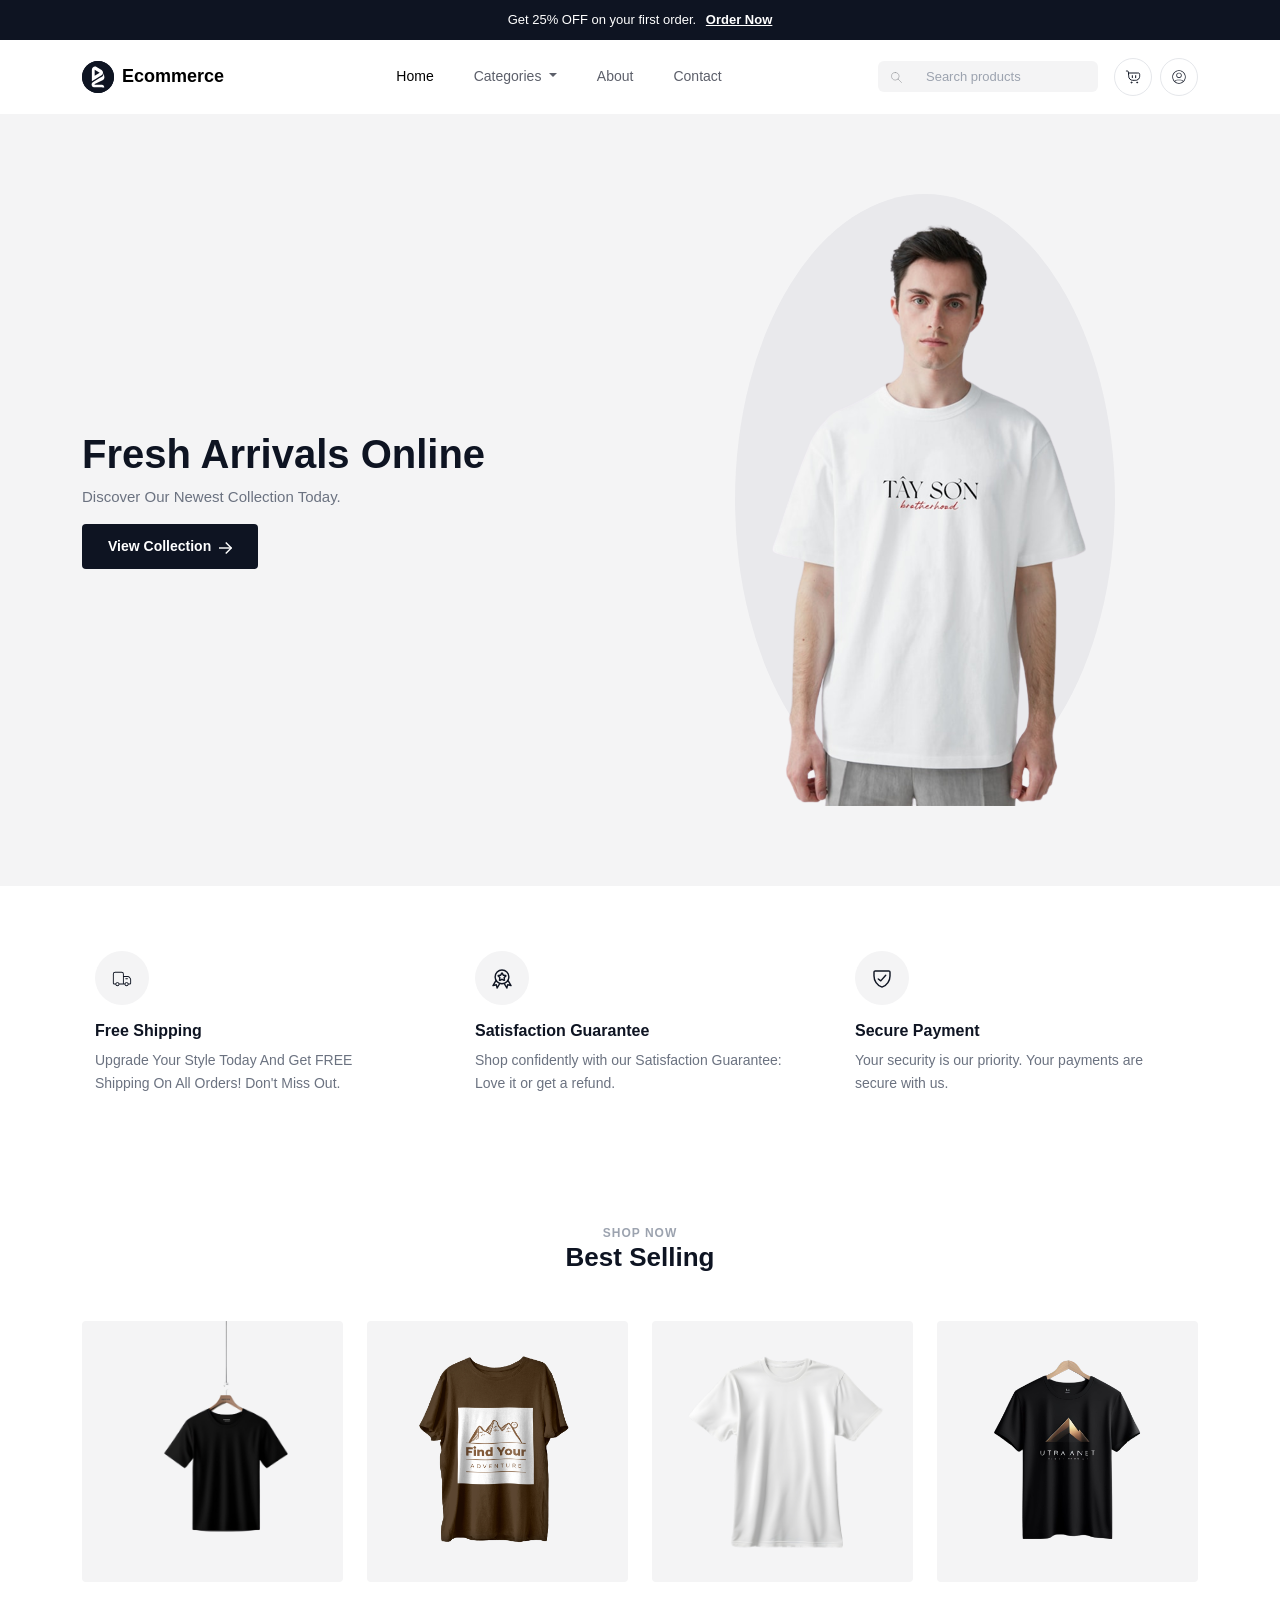
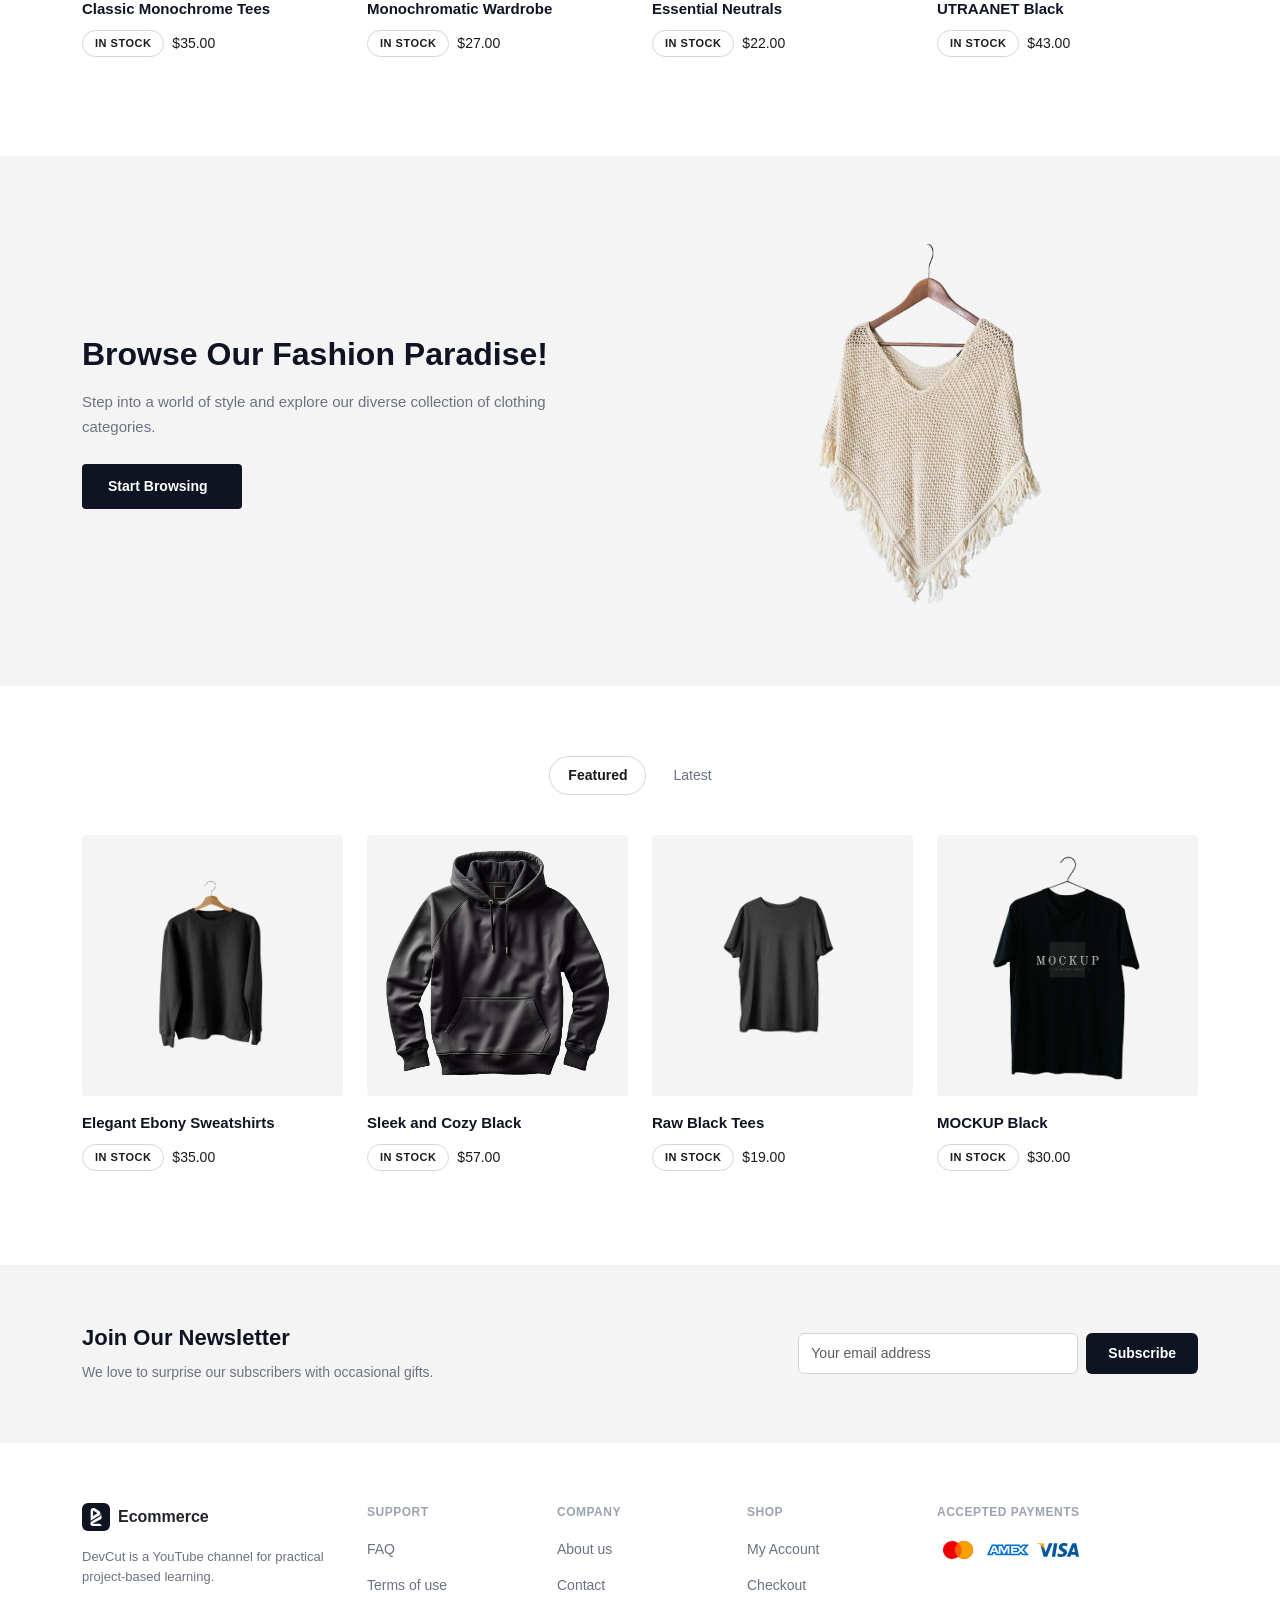
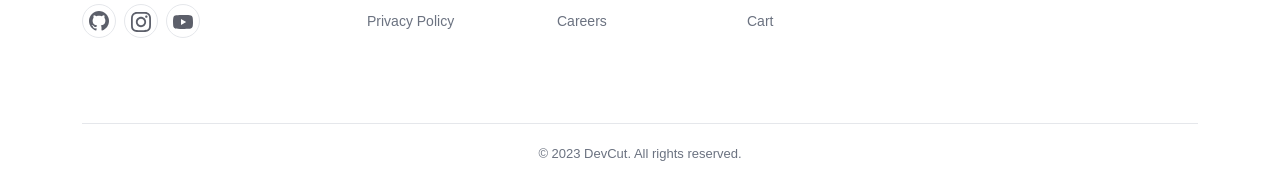
<file: index.html>
<!doctype html>
<html lang="en">
  <head>
    <meta charset="UTF-8" />
    <meta name="viewport" content="width=device-width, initial-scale=1.0" />
    <title>Home</title>
    <!-- Bootstrap CSS -->
    <link
      href="https://cdn.jsdelivr.net/npm/bootstrap@5.3.8/dist/css/bootstrap.min.css"
      rel="stylesheet"
      integrity="sha384-sRIl4kxILFvY47J16cr9ZwB07vP4J8+LH7qKQnuqkuIAvNWLzeN8tE5YBujZqJLB"
      crossorigin="anonymous"
    />
    <!-- style -->
    <link rel="stylesheet" href="./Style/index.css" />
  </head>
  <body>
    <!-- Header -->
    <header>
      <!-- Notification Bar -->
      <div class="notification-bar">
        <span>Get 25% OFF on your first order.</span>
        <a href="#">Order Now</a>
      </div>

      <!-- Navbar -->
      <nav class="navbar navbar-expand-lg main-navbar bg-white">
        <div class="container">
          <!-- Logo -->
          <a class="navbar-brand" href="#">
            <span class="brand-icon"
              ><svg
                width="40"
                height="40"
                viewBox="0 0 40 40"
                fill="none"
                xmlns="http://www.w3.org/2000/svg"
              >
                <rect width="40" height="40" rx="20" fill="#0E1422" />
                <path
                  d="M24.4769 11.3485L18.204 7.55509C17.6119 7.19292 16.9388 7.0015 16.2532 7.00031C14.2094 7.00031 12.3348 8.71225 12.3348 11.105V25.3073L24.4769 17.9669C26.9083 16.4947 26.9083 12.82 24.4769 11.3485ZM15.8484 18.448V10.8679L22.1163 14.6567L15.8484 18.448Z"
                  fill="white"
                />
                <path
                  d="M27.8489 32.9844C27.8489 33.0273 15.9908 32.966 15.9908 32.966L14.9434 32.8425C13.2467 32.644 11.9443 31.1233 12.002 29.3346C12.002 29.2917 12.0057 29.2519 12.0081 29.2103C12.0547 28.4365 12.3261 27.6961 12.7858 27.0885C12.9725 26.8461 13.2009 26.6425 13.4592 26.4882L22.4782 21.0725C24.3414 19.9535 25.8931 19.562 26.6999 17.5341C26.9974 16.7757 27.126 15.9562 27.0757 15.1379L27.0446 14.5865L27.9651 19.9204C28.083 20.8264 27.9013 21.7537 27.4211 22.5169C27.1326 22.9785 26.7475 23.3653 26.2951 23.6479L15.8295 28.8943C15.8191 28.9006 15.809 28.9074 15.7993 28.9149C15.5127 29.1293 15.6896 29.6069 16.0403 29.5867L24.7515 29.6403C26.4433 29.5417 27.8526 31.2112 27.8489 32.9844Z"
                  fill="white"
                />
              </svg>
            </span>
            Ecommerce
          </a>

          <!-- Toggler for mobile -->
          <button
            class="navbar-toggler"
            type="button"
            data-bs-toggle="collapse"
            data-bs-target="#mainNavbarContent"
          >
            <span class="navbar-toggler-icon"></span>
          </button>

          <div class="collapse navbar-collapse" id="mainNavbarContent">
            <!-- Menu Links -->
            <ul
              class="navbar-nav mx-auto mb-2 mb-lg-0 gap-lg-4 align-items-lg-center"
            >
              <li class="nav-item">
                <a class="nav-link active" href="index.html">Home</a>
              </li>
              <li class="nav-item dropdown">
                <a
                  class="nav-link dropdown-toggle"
                  href="listing.html"
                  role="button"
                  data-bs-toggle="dropdown"
                >
                  Categories
                </a>
                <ul class="dropdown-menu">
                  <li>
                    <a class="dropdown-item" href="listing.html?gender=men"
                      >Men</a
                    >
                  </li>
                  <li>
                    <a class="dropdown-item" href="listing.html?gender=women"
                      >Women</a
                    >
                  </li>
                  <li>
                    <a
                      class="dropdown-item"
                      href="listing.html?category=accessories"
                      >Accessories</a
                    >
                  </li>
                </ul>
              </li>
              <li class="nav-item">
                <a class="nav-link" href="about.html">About</a>
              </li>
              <li class="nav-item">
                <a class="nav-link" href="contact.html">Contact</a>
              </li>
            </ul>

            <!-- Search Box -->
            <form class="d-flex search-box me-lg-3 mb-2 mb-lg-0" role="search">
              <div class="input-group">
                <span class="input-group-text">
                  <i class="bi bi-search">
                    <svg
                      xmlns="http://www.w3.org/2000/svg"
                      width="1em"
                      height="1em"
                      viewBox="0 0 48 48"
                    >
                      <path d="M0 0h48v48H0z" fill="none" />
                      <path
                        fill="none"
                        stroke="currentColor"
                        stroke-linecap="round"
                        stroke-linejoin="round"
                        d="M19.607 5.5c7.772 0 14.045 6.304 14.045 14.107a14.026 14.026 0 0 1-14.045 14.045C11.804 33.652 5.5 27.38 5.5 19.607A14.09 14.09 0 0 1 19.607 5.5m9.923 24.03L42.5 42.5"
                      />
                    </svg>
                  </i>
                </span>
                <input
                  type="search"
                  class="form-control"
                  placeholder="Search products"
                />
              </div>
            </form>

            <!-- Icons -->
            <div class="d-flex align-items-center gap-2">
              <a href="#" class="icon-btn" aria-label="Cart">
                <i class="bi bi-cart3">
                  <svg
                    xmlns="http://www.w3.org/2000/svg"
                    width="1em"
                    height="1em"
                    viewBox="0 0 24 24"
                  >
                    <path d="M0 0h24v24H0z" fill="none" />
                    <path
                      fill="none"
                      stroke="currentColor"
                      stroke-linecap="round"
                      stroke-linejoin="round"
                      stroke-width="1.5"
                      d="M10.5 20.25a.75.75 0 1 1-1.5 0a.75.75 0 0 1 1.5 0m8.5 0a.75.75 0 1 1-1.5 0a.75.75 0 0 1 1.5 0M2 3h.207c1.324 0 1.987 0 2.419.402s.479 1.063.573 2.384l.251 3.519c.142 1.989.213 2.983.515 3.791a6 6 0 0 0 3.931 3.661c.828.243 1.83.243 3.836.243c2.105 0 3.158 0 4.01-.258a6 6 0 0 0 4-4C22 11.89 22 10.843 22 8.75c0-.698 0-1.047-.086-1.33a2 2 0 0 0-1.333-1.334C20.297 6 19.948 6 19.25 6H5.5M16 10v3m-5-3v3"
                    />
                  </svg>
                </i>
              </a>
              <a href="#" class="icon-btn" aria-label="My Account">
                <i class="bi bi-person">
                  <svg
                    xmlns="http://www.w3.org/2000/svg"
                    width="1em"
                    height="1em"
                    viewBox="0 0 48 48"
                  >
                    <path d="M0 0h48v48H0z" fill="none" />
                    <g
                      fill="currentColor"
                      fill-rule="evenodd"
                      clip-rule="evenodd"
                    >
                      <path
                        d="M24 27a8 8 0 1 0 0-16a8 8 0 0 0 0 16m0-2a6 6 0 1 0 0-12a6 6 0 0 0 0 12"
                      />
                      <path
                        d="M44 24c0 11.046-8.954 20-20 20S4 35.046 4 24S12.954 4 24 4s20 8.954 20 20M33.63 39.21A17.9 17.9 0 0 1 24 42a17.9 17.9 0 0 1-9.831-2.92q-.36-.45-.73-.93A2.14 2.14 0 0 1 13 36.845c0-1.077.774-1.98 1.809-2.131c6.845-1 11.558-.914 18.412.035A2.08 2.08 0 0 1 35 36.818c0 .48-.165.946-.463 1.31q-.461.561-.907 1.082m3.355-2.744c-.16-1.872-1.581-3.434-3.49-3.698c-7.016-.971-11.92-1.064-18.975-.033c-1.92.28-3.335 1.856-3.503 3.733A17.94 17.94 0 0 1 6 24c0-9.941 8.059-18 18-18s18 8.059 18 18a17.94 17.94 0 0 1-5.015 12.466"
                      />
                    </g>
                  </svg>
                </i>
              </a>
            </div>
          </div>
        </div>
      </nav>
    </header>

    <!-- Hero Section -->
    <section class="hero-section">
      <div class="container">
        <div class="row align-items-center">
          <div class="col-lg-6">
            <h1>Fresh Arrivals Online</h1>
            <p>Discover Our Newest Collection Today.</p>
            <a href="#" class="btn-dark-rounded">
              View Collection
              <i class="bi bi-arrow-right"
                ><svg
                  width="13"
                  height="12"
                  viewBox="0 0 13 12"
                  fill="none"
                  xmlns="http://www.w3.org/2000/svg"
                >
                  <path
                    fill-rule="evenodd"
                    clip-rule="evenodd"
                    d="M12.7896 5.49578C13.0701 5.77425 13.0701 6.22575 12.7896 6.50422L7.25414 12L6.23841 10.9916L11.266 6L6.23841 1.00845L7.25414 0L12.7896 5.49578Z"
                    fill="white"
                  />
                  <path
                    fill-rule="evenodd"
                    clip-rule="evenodd"
                    d="M12.4972 6.71308H0V5.28692H12.4972V6.71308Z"
                    fill="white"
                  />
                </svg>
              </i>
            </a>
          </div>
          <div class="col-lg-6 mt-5 mt-lg-0">
            <div class="hero-image-placeholder">
              <img src="./Media/hero.png" alt="Hero Image" />
            </div>
          </div>
        </div>
      </div>
    </section>

    <!-- Features Section -->
    <section class="features-section">
      <div class="container">
        <div class="row text-start">
          <div class="col-md-4 feature-item mb-4 mb-md-0">
            <div class="feature-icon">
              <i class="bi bi-truck">
                <svg
                  xmlns="http://www.w3.org/2000/svg"
                  width="1em"
                  height="1em"
                  viewBox="0 0 24 24"
                >
                  <path d="M0 0h24v24H0z" fill="none" />
                  <path
                    fill="currentColor"
                    d="m21.47 11.185l-1.03-1.43a2.5 2.5 0 0 0-2.03-1.05h-4.38v-2.14a2.5 2.5 0 0 0-2.5-2.5H4.56a2.507 2.507 0 0 0-2.5 2.5v9.94a1.5 1.5 0 0 0 1.5 1.5h1.22a2.242 2.242 0 0 0 4.44 0h5.56a2.242 2.242 0 0 0 4.44 0h1.22a1.5 1.5 0 0 0 1.5-1.5v-3.87a2.5 2.5 0 0 0-.47-1.45M7 18.935a1.25 1.25 0 1 1 1.25-1.25A1.25 1.25 0 0 1 7 18.935m6.03-1.93H9.15a2.257 2.257 0 0 0-4.3 0H3.56a.5.5 0 0 1-.5-.5v-9.94a1.5 1.5 0 0 1 1.5-1.5h6.97a1.5 1.5 0 0 1 1.5 1.5Zm3.97 1.93a1.25 1.25 0 1 1 1.25-1.25a1.25 1.25 0 0 1-1.25 1.25m3.94-2.43a.5.5 0 0 1-.5.5h-1.29a2.257 2.257 0 0 0-4.3 0h-.82v-7.3h4.38a1.52 1.52 0 0 1 1.22.63l1.03 1.43a1.53 1.53 0 0 1 .28.87Z"
                  />
                  <path
                    fill="currentColor"
                    d="M18.029 12.205h-2a.5.5 0 0 1 0-1h2a.5.5 0 0 1 0 1"
                  />
                </svg>
              </i>
            </div>
            <h5>Free Shipping</h5>
            <p>
              Upgrade Your Style Today And Get FREE Shipping On All Orders!
              Don't Miss Out.
            </p>
          </div>

          <div class="col-md-4 feature-item mb-4 mb-md-0">
            <div class="feature-icon">
              <i class="bi bi-patch-check"
                ><svg
                  width="24"
                  height="24"
                  viewBox="0 0 24 24"
                  fill="none"
                  xmlns="http://www.w3.org/2000/svg"
                >
                  <path
                    d="M6.05174 13.2695L3 18.5764L6.29748 17.6893L7.18103 21L9.82887 16.3955M17.9483 13.2695L21 18.5764L17.7025 17.6893L16.819 21L14.1712 16.3955M18.8587 9.88992C18.8587 13.6951 15.7862 16.7799 11.9962 16.7799C8.20619 16.7799 5.13379 13.6951 5.13379 9.88992C5.13379 6.08472 8.20619 3 11.9962 3C15.7862 3 18.8587 6.08472 18.8587 9.88992ZM12.277 6.14906L13.2223 8.05825C13.2434 8.10653 13.277 8.14832 13.3194 8.17934C13.3619 8.21036 13.4119 8.2295 13.4641 8.23481L15.5635 8.55486C15.6236 8.5627 15.6801 8.58754 15.7266 8.62646C15.7731 8.66539 15.8076 8.7168 15.826 8.77467C15.8444 8.83256 15.8461 8.89452 15.8308 8.95329C15.8154 9.01208 15.7837 9.06527 15.7394 9.10664L14.1896 10.5854C14.1665 10.6297 14.1544 10.6789 14.1544 10.7289C14.1544 10.7789 14.1665 10.8281 14.1896 10.8724L14.4864 12.9692C14.499 13.0298 14.4939 13.0928 14.4716 13.1505C14.4493 13.2082 14.4108 13.2582 14.3608 13.2945C14.3108 13.3307 14.2513 13.3515 14.1897 13.3545C14.1281 13.3575 14.067 13.3425 14.0137 13.3113L12.1451 12.318C12.0968 12.2961 12.0443 12.2848 11.9912 12.2848C11.9382 12.2848 11.8857 12.2961 11.8373 12.318L9.96876 13.3113C9.9155 13.3425 9.85434 13.3575 9.79273 13.3545C9.73113 13.3515 9.6717 13.3307 9.62168 13.2945C9.57164 13.2582 9.53315 13.2082 9.51087 13.1505C9.48857 13.0928 9.48345 13.0298 9.49612 12.9692L9.84786 10.8724C9.86298 10.8237 9.86587 10.772 9.85629 10.722C9.84669 10.6719 9.82491 10.625 9.79289 10.5854L8.24307 9.0956C8.20196 9.0538 8.1731 9.00143 8.15966 8.94426C8.14623 8.88706 8.14873 8.82727 8.1669 8.77143C8.18505 8.71559 8.21818 8.66583 8.26263 8.62763C8.30709 8.58943 8.36116 8.56425 8.41893 8.55486L10.5183 8.24585C10.5706 8.24054 10.6205 8.2214 10.663 8.19038C10.7055 8.15935 10.739 8.11756 10.7602 8.06928L11.7055 6.1601C11.7307 6.10605 11.7706 6.06019 11.8205 6.0277C11.8704 5.99521 11.9283 5.97737 11.9878 5.97622C12.0473 5.97508 12.1059 5.99065 12.157 6.02121C12.2081 6.05175 12.2497 6.09604 12.277 6.14906Z"
                    stroke="#0E1422"
                    stroke-width="1.43"
                    stroke-linecap="round"
                    stroke-linejoin="round"
                  />
                </svg>
              </i>
            </div>
            <h5>Satisfaction Guarantee</h5>
            <p>
              Shop confidently with our Satisfaction Guarantee: Love it or get a
              refund.
            </p>
          </div>

          <div class="col-md-4 feature-item">
            <div class="feature-icon">
              <i class="bi bi-shield-check"
                ><svg
                  width="24"
                  height="24"
                  viewBox="0 0 24 24"
                  fill="none"
                  xmlns="http://www.w3.org/2000/svg"
                >
                  <path
                    d="M15.7272 8.27901L10.7633 13.8604L8.28131 11.9999M12.443 19.9176C12.1579 20.0275 11.842 20.0275 11.5569 19.9176C9.33201 19.0638 7.41857 17.5557 6.06934 15.5921C4.7201 13.6287 3.99856 11.3024 4 8.92041V5.2301C4 4.90386 4.12967 4.59097 4.36048 4.36029C4.5913 4.1296 4.90435 4 5.23077 4H18.7692C19.0956 4 19.4087 4.1296 19.6395 4.36029C19.8703 4.59097 20 4.90386 20 5.2301V8.92041C20.0014 11.3024 19.2799 13.6287 17.9307 15.5921C16.5814 17.5557 14.6679 19.0638 12.443 19.9176Z"
                    stroke="#0E1422"
                    stroke-width="1.43"
                    stroke-linecap="round"
                    stroke-linejoin="round"
                  />
                </svg>
              </i>
            </div>
            <h5>Secure Payment</h5>
            <p>
              Your security is our priority. Your payments are secure with us.
            </p>
          </div>
        </div>
      </div>
    </section>
    <!-- Best Selling Section -->
    <section class="best-selling-section">
      <div class="container">
        <div class="text-center mb-5">
          <div class="section-eyebrow">Shop Now</div>
          <h2 class="section-title">Best Selling</h2>
        </div>

        <div class="row">
          <div class="col-md-3 col-sm-6 product-card mb-4">
            <div class="product-image-placeholder">
              <img src="./Media/best-1.png" alt="" />
            </div>
            <h6>Classic Monochrome Tees</h6>
            <div class="d-flex align-items-center gap-2">
              <span class="stock-badge">IN STOCK</span>
              <span class="product-price">$35.00</span>
            </div>
          </div>

          <div class="col-md-3 col-sm-6 product-card mb-4">
            <div class="product-image-placeholder">
              <img src="./Media/best-2.png" alt="" />
            </div>
            <h6>Monochromatic Wardrobe</h6>
            <div class="d-flex align-items-center gap-2">
              <span class="stock-badge">IN STOCK</span>
              <span class="product-price">$27.00</span>
            </div>
          </div>

          <div class="col-md-3 col-sm-6 product-card mb-4">
            <div class="product-image-placeholder">
              <img src="./Media/best-3.png" alt="" />
            </div>
            <h6>Essential Neutrals</h6>
            <div class="d-flex align-items-center gap-2">
              <span class="stock-badge">IN STOCK</span>
              <span class="product-price">$22.00</span>
            </div>
          </div>

          <div class="col-md-3 col-sm-6 product-card mb-4">
            <div class="product-image-placeholder">
              <img src="./Media/best-4.png" alt="" />
            </div>
            <h6>UTRAANET Black</h6>
            <div class="d-flex align-items-center gap-2">
              <span class="stock-badge">IN STOCK</span>
              <span class="product-price">$43.00</span>
            </div>
          </div>
        </div>
      </div>
    </section>

    <!-- Fashion Paradise Banner -->
    <section class="fashion-banner">
      <div class="container">
        <div class="row align-items-center">
          <div class="col-lg-6">
            <h2>Browse Our Fashion Paradise!</h2>
            <p>
              Step into a world of style and explore our diverse collection of
              clothing categories.
            </p>
            <a href="#" class="btn-dark-rounded">
              Start Browsing
              <i class="bi bi-arrow-right"></i>
            </a>
          </div>
          <div class="col-lg-6 mt-5 mt-lg-0">
            <div class="fashion-banner-image-placeholder">
              <img src="./Media/بلوزة.png" alt="" />
            </div>
          </div>
        </div>
      </div>
    </section>

    <!-- Featured Products Section -->
    <section class="featured-products-section">
      <div class="container">
        <!-- Tabs -->
        <div class="text-center">
          <div class="tabs-toggle">
            <button type="button" class="tab-btn active">Featured</button>
            <button type="button" class="tab-btn">Latest</button>
          </div>
        </div>

        <!-- Product Grid -->
        <div class="row">
          <div class="col-md-3 col-sm-6 product-card mb-4">
            <div class="product-image-placeholder">
              <img src="./Media/p-1.png" alt="" />
            </div>
            <h6>Elegant Ebony Sweatshirts</h6>
            <div class="d-flex align-items-center gap-2">
              <span class="stock-badge">IN STOCK</span>
              <span class="product-price">$35.00</span>
            </div>
          </div>

          <div class="col-md-3 col-sm-6 product-card mb-4">
            <div class="product-image-placeholder">
              <img src="./Media/p-2.png" alt="" />
            </div>
            <h6>Sleek and Cozy Black</h6>
            <div class="d-flex align-items-center gap-2">
              <span class="stock-badge">IN STOCK</span>
              <span class="product-price">$57.00</span>
            </div>
          </div>

          <div class="col-md-3 col-sm-6 product-card mb-4">
            <div class="product-image-placeholder">
              <img src="./Media/p-3.png" alt="" />
            </div>
            <h6>Raw Black Tees</h6>
            <div class="d-flex align-items-center gap-2">
              <span class="stock-badge">IN STOCK</span>
              <span class="product-price">$19.00</span>
            </div>
          </div>

          <div class="col-md-3 col-sm-6 product-card mb-4">
            <div class="product-image-placeholder">
              <img src="./Media/p-4.png" alt="" />
            </div>
            <h6>MOCKUP Black</h6>
            <div class="d-flex align-items-center gap-2">
              <span class="stock-badge">IN STOCK</span>
              <span class="product-price">$30.00</span>
            </div>
          </div>
        </div>
      </div>
    </section>

    <!-- Newsletter Section -->
    <section class="newsletter-section">
      <div class="container">
        <div class="row align-items-center">
          <div class="col-lg-6">
            <h3>Join Our Newsletter</h3>
            <p>We love to surprise our subscribers with occasional gifts.</p>
          </div>
          <div class="col-lg-6">
            <form class="d-flex justify-content-lg-end gap-2 flex-wrap">
              <input
                type="email"
                class="form-control newsletter-input"
                placeholder="Your email address"
              />
              <button type="submit" class="btn btn-subscribe">Subscribe</button>
            </form>
          </div>
        </div>
      </div>
    </section>

    <!-- Footer -->
    <footer class="site-footer">
      <div class="container">
        <div class="row">
          <div class="col-lg-3 mb-4">
            <a
              href="#"
              class="footer-logo text-decoration-none text-dark mb-3 d-flex"
            >
              <span class="footer-logo-icon">
                <svg
                  width="40"
                  height="40"
                  viewBox="0 0 40 40"
                  fill="none"
                  xmlns="http://www.w3.org/2000/svg"
                >
                  <rect width="40" height="40" rx="20" fill="#0E1422" />
                  <path
                    d="M24.4769 11.3485L18.204 7.55509C17.6119 7.19292 16.9388 7.0015 16.2532 7.00031C14.2094 7.00031 12.3348 8.71225 12.3348 11.105V25.3073L24.4769 17.9669C26.9083 16.4947 26.9083 12.82 24.4769 11.3485ZM15.8484 18.448V10.8679L22.1163 14.6567L15.8484 18.448Z"
                    fill="white"
                  />
                  <path
                    d="M27.8489 32.9844C27.8489 33.0273 15.9908 32.966 15.9908 32.966L14.9434 32.8425C13.2467 32.644 11.9443 31.1233 12.002 29.3346C12.002 29.2917 12.0057 29.2519 12.0081 29.2103C12.0547 28.4365 12.3261 27.6961 12.7858 27.0885C12.9725 26.8461 13.2009 26.6425 13.4592 26.4882L22.4782 21.0725C24.3414 19.9535 25.8931 19.562 26.6999 17.5341C26.9974 16.7757 27.126 15.9562 27.0757 15.1379L27.0446 14.5865L27.9651 19.9204C28.083 20.8264 27.9013 21.7537 27.4211 22.5169C27.1326 22.9785 26.7475 23.3653 26.2951 23.6479L15.8295 28.8943C15.8191 28.9006 15.809 28.9074 15.7993 28.9149C15.5127 29.1293 15.6896 29.6069 16.0403 29.5867L24.7515 29.6403C26.4433 29.5417 27.8526 31.2112 27.8489 32.9844Z"
                    fill="white"
                  />
                </svg>
              </span>
              Ecommerce
            </a>
            <p>
              DevCut is a YouTube channel for practical project-based learning.
            </p>
            <div class="d-flex gap-2 mt-3">
              <!-- social media icons -->
              <a href="#" class="footer-social" aria-label="GitHub"
                ><i class="bi bi-github">
                  <svg
                    width="24"
                    height="24"
                    viewBox="0 0 24 24"
                    fill="none"
                    xmlns="http://www.w3.org/2000/svg"
                  >
                    <path
                      d="M12 2C10.6868 2 9.38642 2.25866 8.17317 2.7612C6.95991 3.26375 5.85752 4.00035 4.92893 4.92893C3.05357 6.8043 2 9.34784 2 12C2 16.42 4.87 20.17 8.84 21.5C9.34 21.58 9.5 21.27 9.5 21V19.31C6.73 19.91 6.14 17.97 6.14 17.97C5.68 16.81 5.03 16.5 5.03 16.5C4.12 15.88 5.1 15.9 5.1 15.9C6.1 15.97 6.63 16.93 6.63 16.93C7.5 18.45 8.97 18 9.54 17.76C9.63 17.11 9.89 16.67 10.17 16.42C7.95 16.17 5.62 15.31 5.62 11.5C5.62 10.39 6 9.5 6.65 8.79C6.55 8.54 6.2 7.5 6.75 6.15C6.75 6.15 7.59 5.88 9.5 7.17C10.29 6.95 11.15 6.84 12 6.84C12.85 6.84 13.71 6.95 14.5 7.17C16.41 5.88 17.25 6.15 17.25 6.15C17.8 7.5 17.45 8.54 17.35 8.79C18 9.5 18.38 10.39 18.38 11.5C18.38 15.32 16.04 16.16 13.81 16.41C14.17 16.72 14.5 17.33 14.5 18.26V21C14.5 21.27 14.66 21.59 15.17 21.5C19.14 20.16 22 16.42 22 12C22 10.6868 21.7413 9.38642 21.2388 8.17317C20.7362 6.95991 19.9997 5.85752 19.0711 4.92893C18.1425 4.00035 17.0401 3.26375 15.8268 2.7612C14.6136 2.25866 13.3132 2 12 2Z"
                      fill="#5C5F6A"
                    />
                  </svg> </i
              ></a>
              <a href="#" class="footer-social" aria-label="Instagram"
                ><i class="bi bi-instagram">
                  <svg
                    width="20"
                    height="20"
                    viewBox="0 0 20 20"
                    fill="none"
                    xmlns="http://www.w3.org/2000/svg"
                  >
                    <path
                      d="M9.99731 4.86903C7.15795 4.86903 4.86644 7.16058 4.86644 10C4.86644 12.8394 7.15795 15.131 9.99731 15.131C12.8367 15.131 15.1282 12.8394 15.1282 10C15.1282 7.16058 12.8367 4.86903 9.99731 4.86903ZM9.99731 13.3348C8.16111 13.3348 6.66262 11.8362 6.66262 10C6.66262 8.16376 8.16111 6.66525 9.99731 6.66525C11.8335 6.66525 13.332 8.16376 13.332 10C13.332 11.8362 11.8335 13.3348 9.99731 13.3348ZM15.3383 3.46308C14.6754 3.46308 14.14 3.99845 14.14 4.66139C14.14 5.32434 14.6754 5.8597 15.3383 5.8597C16.0013 5.8597 16.5366 5.32684 16.5366 4.66139C16.5368 4.50397 16.5059 4.34806 16.4458 4.20259C16.3856 4.05711 16.2974 3.92493 16.1861 3.81362C16.0748 3.70231 15.9426 3.61405 15.7971 3.5539C15.6516 3.49375 15.4957 3.46289 15.3383 3.46308ZM19.9989 10C19.9989 8.61907 20.0114 7.25064 19.9338 5.87221C19.8563 4.27113 19.4911 2.85017 18.3203 1.67938C17.147 0.506085 15.7286 0.14334 14.1275 0.065788C12.7466 -0.0117644 11.3782 0.000744113 9.99981 0.000744113C8.61891 0.000744113 7.25051 -0.0117644 5.8721 0.065788C4.27105 0.14334 2.85012 0.508587 1.67935 1.67938C0.506076 2.85267 0.143338 4.27113 0.0657868 5.87221C-0.0117642 7.25314 0.000744099 8.62157 0.000744099 10C0.000744099 11.3784 -0.0117642 12.7494 0.0657868 14.1278C0.143338 15.7289 0.508578 17.1498 1.67935 18.3206C2.85262 19.4939 4.27105 19.8567 5.8721 19.9342C7.25301 20.0118 8.62141 19.9993 9.99981 19.9993C11.3807 19.9993 12.7491 20.0118 14.1275 19.9342C15.7286 19.8567 17.1495 19.4914 18.3203 18.3206C19.4936 17.1473 19.8563 15.7289 19.9338 14.1278C20.0139 12.7494 19.9989 11.3809 19.9989 10ZM17.7974 15.899C17.6148 16.3543 17.3947 16.6945 17.0419 17.0448C16.6892 17.3975 16.3515 17.6176 15.8962 17.8003C14.5803 18.3231 11.4558 18.2055 9.99731 18.2055C8.53885 18.2055 5.4118 18.3231 4.09593 17.8028C3.64064 17.6201 3.30041 17.4 2.95018 17.0473C2.59745 16.6945 2.37731 16.3568 2.19469 15.9015C1.67434 14.5831 1.79192 11.4585 1.79192 10C1.79192 8.54151 1.67434 5.4144 2.19469 4.09851C2.37731 3.6432 2.59745 3.30298 2.95018 2.95274C3.30291 2.6025 3.64064 2.37985 4.09593 2.19723C5.4118 1.67688 8.53885 1.79446 9.99731 1.79446C11.4558 1.79446 14.5828 1.67688 15.8987 2.19723C16.354 2.37985 16.6942 2.6 17.0444 2.95274C17.3972 3.30548 17.6173 3.6432 17.7999 4.09851C18.3203 5.4144 18.2027 8.54151 18.2027 10C18.2027 11.4585 18.3203 14.5831 17.7974 15.899Z"
                      fill="#5C5F6A"
                    />
                  </svg> </i
              ></a>
              <a href="#" class="footer-social" aria-label="YouTube"
                ><i class="bi bi-youtube">
                  <svg
                    width="20"
                    height="14"
                    viewBox="0 0 20 14"
                    fill="none"
                    xmlns="http://www.w3.org/2000/svg"
                  >
                    <path
                      d="M8 10L13.19 7L8 4V10ZM19.56 2.17C19.69 2.64 19.78 3.27 19.84 4.07C19.91 4.87 19.94 5.56 19.94 6.16L20 7C20 9.19 19.84 10.8 19.56 11.83C19.31 12.73 18.73 13.31 17.83 13.56C17.36 13.69 16.5 13.78 15.18 13.84C13.88 13.91 12.69 13.94 11.59 13.94L10 14C5.81 14 3.2 13.84 2.17 13.56C1.27 13.31 0.69 12.73 0.44 11.83C0.31 11.36 0.22 10.73 0.16 9.93C0.0900001 9.13 0.0599999 8.44 0.0599999 7.84L0 7C0 4.81 0.16 3.2 0.44 2.17C0.69 1.27 1.27 0.69 2.17 0.44C2.64 0.31 3.5 0.22 4.82 0.16C6.12 0.0899998 7.31 0.0599999 8.41 0.0599999L10 0C14.19 0 16.8 0.16 17.83 0.44C18.73 0.69 19.31 1.27 19.56 2.17Z"
                      fill="#5C5F6A"
                    />
                  </svg> </i
              ></a>
            </div>
          </div>

          <div class="col-lg-2 col-6 mb-4">
            <div class="footer-heading">Support</div>
            <ul class="list-unstyled footer-links">
              <li><a href="#">FAQ</a></li>
              <li><a href="#">Terms of use</a></li>
              <li><a href="#">Privacy Policy</a></li>
            </ul>
          </div>

          <div class="col-lg-2 col-6 mb-4">
            <div class="footer-heading">Company</div>
            <ul class="list-unstyled footer-links">
              <li><a href="#">About us</a></li>
              <li><a href="#">Contact</a></li>
              <li><a href="#">Careers</a></li>
            </ul>
          </div>

          <div class="col-lg-2 col-6 mb-4">
            <div class="footer-heading">Shop</div>
            <ul class="list-unstyled footer-links">
              <li><a href="#">My Account</a></li>
              <li><a href="#">Checkout</a></li>
              <li><a href="#">Cart</a></li>
            </ul>
          </div>

          <div class="col-lg-3 col-6 mb-4">
            <div class="footer-heading">Accepted Payments</div>
            <!-- payment icons -->
            <div class="d-flex gap-2">
              <div class="payment-icon-placeholder">
                <svg
                  width="31"
                  height="32"
                  viewBox="0 0 31 32"
                  fill="none"
                  xmlns="http://www.w3.org/2000/svg"
                >
                  <g clip-path="url(#clip0_7475_79)">
                    <path
                      d="M15.017 22.85C13.3637 24.2432 11.27 25.005 9.108 25C4.078 25 0 20.97 0 16C0 11.03 4.078 7.00002 9.108 7.00002C11.363 7.00002 13.426 7.81002 15.017 9.15002C16.67 7.75705 18.7633 6.99526 20.925 7.00002C25.955 7.00002 30.033 11.03 30.033 16C30.033 20.97 25.955 25 20.925 25C18.7633 25.0048 16.67 24.243 15.017 22.85Z"
                      fill="#ED0006"
                    />
                    <path
                      d="M15.017 22.85C16.0186 22.0115 16.8242 20.9636 17.377 19.7801C17.9299 18.5966 18.2166 17.3063 18.217 16C18.217 13.257 16.975 10.8 15.017 9.15002C16.67 7.75705 18.7633 6.99526 20.925 7.00002C25.955 7.00002 30.033 11.03 30.033 16C30.033 20.97 25.955 25 20.925 25C18.7633 25.0048 16.67 24.243 15.017 22.85Z"
                      fill="#F9A000"
                    />
                    <path
                      d="M15.017 22.85C16.975 21.2 18.217 18.743 18.217 16C18.217 13.257 16.975 10.8 15.017 9.15002C14.0154 9.98856 13.2098 11.0365 12.657 12.22C12.1041 13.4035 11.8174 14.6938 11.817 16C11.817 18.743 13.058 21.2 15.017 22.85Z"
                      fill="#FF5E00"
                    />
                  </g>
                  <defs>
                    <clipPath id="clip0_7475_79">
                      <rect width="30.033" height="32" fill="white" />
                    </clipPath>
                  </defs>
                </svg>
              </div>
              <div class="payment-icon-placeholder">
                <svg
                  width="46"
                  height="12"
                  viewBox="0 0 46 12"
                  fill="none"
                  xmlns="http://www.w3.org/2000/svg"
                >
                  <path
                    fill-rule="evenodd"
                    clip-rule="evenodd"
                    d="M5.191 0L0 11.826H6.215L6.985 9.941H8.746L9.517 11.827H16.357V10.387L16.967 11.827H20.507L21.116 10.357V11.827H35.343L37.073 9.99L38.693 11.827L46 11.842L40.792 5.946L46 0H38.806L37.122 1.803L35.553 0H20.076L18.746 3.053L17.387 0H11.186V1.39L10.496 0H5.193H5.191ZM6.394 1.68H9.424L12.867 9.699V1.679H16.186L18.846 7.429L21.296 1.679H24.6V10.166H22.59L22.574 3.516L19.644 10.166H17.847L14.902 3.516V10.166H10.768L9.985 8.263H5.75L4.968 10.164H2.754L6.394 1.679V1.68ZM34.607 1.68H26.437V10.16H34.48L37.073 7.35L39.572 10.16H42.184L38.387 5.945L42.184 1.679H39.685L37.105 4.458L34.607 1.679V1.68ZM7.867 3.115L6.473 6.505H9.261L7.868 3.115H7.867ZM28.454 4.985V3.435H33.552L35.776 5.912L33.453 8.404H28.454V6.712H32.911V4.986H28.454V4.985Z"
                    fill="#016FD0"
                  />
                </svg>
              </div>
              <div class="payment-icon-placeholder">
                <svg
                  width="42"
                  height="14"
                  viewBox="0 0 42 14"
                  fill="none"
                  xmlns="http://www.w3.org/2000/svg"
                >
                  <path
                    d="M27.482 7.91772e-05C28.5269 -0.00452076 29.5629 0.191351 30.534 0.577079L30.071 3.50308L29.763 3.36008C28.9701 2.9927 28.1026 2.81468 27.229 2.84008C25.886 2.84008 25.283 3.43108 25.269 4.00808C25.269 4.64308 25.999 5.06108 27.189 5.68108C29.149 6.64708 30.057 7.82908 30.044 9.37108C30.016 12.1841 27.692 14.0001 24.122 14.0001C22.596 13.9851 21.126 13.6531 20.328 13.2791L20.804 10.2361L21.252 10.4531C22.358 10.9581 23.086 11.1731 24.444 11.1731C25.424 11.1731 26.474 10.7551 26.487 9.84808C26.487 9.25608 26.04 8.82408 24.724 8.16008C23.436 7.51108 21.714 6.43008 21.742 4.48408C21.756 1.84508 24.122 7.91772e-05 27.482 7.91772e-05ZM14.798 13.7981H18.2L20.328 0.246079H16.926L14.798 13.7981Z"
                    fill="#00579F"
                  />
                  <path
                    fill-rule="evenodd"
                    clip-rule="evenodd"
                    d="M39.255 0.246079H36.624C35.812 0.246079 35.196 0.491079 34.845 1.37008L29.792 13.7981H33.362L34.076 11.7651H38.444C38.542 12.2411 38.85 13.7981 38.85 13.7981H42L39.255 0.246079ZM35.055 8.99608L36.415 5.20608C36.408 5.21608 36.453 5.09008 36.519 4.90108C36.617 4.62108 36.762 4.20808 36.862 3.90808L37.099 5.07508C37.099 5.07508 37.744 8.31908 37.884 8.99708H35.056L35.055 8.99608Z"
                    fill="#00579F"
                  />
                  <path
                    d="M8.624 9.48708L11.956 0.246079H15.554L10.206 13.7841H6.608L3.556 1.93208C5.712 3.10008 7.644 5.45008 8.26 7.61208L8.624 9.48708Z"
                    fill="#00579F"
                  />
                  <path
                    d="M5.53 0.246079H0.0560002L0 0.519079C4.27 1.64408 7.098 4.35508 8.26 7.61308L7.07 1.38508C6.874 0.519079 6.272 0.275079 5.53 0.245079V0.246079Z"
                    fill="#FAA61A"
                  />
                </svg>
              </div>
            </div>
          </div>
        </div>

        <div class="footer-bottom">
          &copy; 2023 DevCut. All rights reserved.
        </div>
      </div>
    </footer>
    <!-- Bootstrap JS -->
    <script
      src="https://cdn.jsdelivr.net/npm/bootstrap@5.3.8/dist/js/bootstrap.bundle.min.js"
      integrity="sha384-FKyoEForCGlyvwx9Hj09JcYn3nv7wiPVlz7YYwJrWVcXK/BmnVDxM+D2scQbITxI"
      crossorigin="anonymous"
    ></script>
    <script src="js/products.js"></script>
    <script src="js/common.js"></script>
  </body>
</html>
</file>
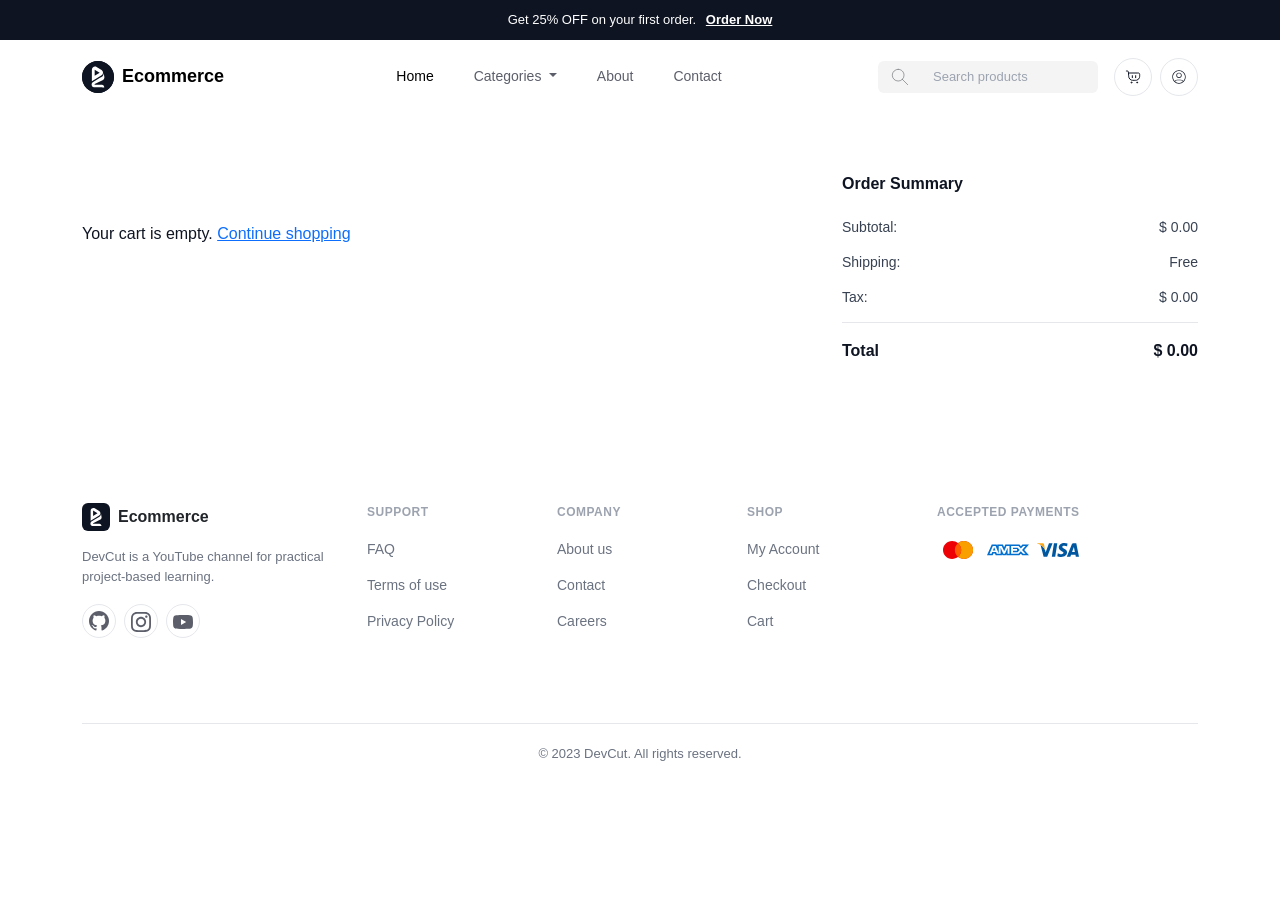
<file: cart.html>
<!doctype html>
<html lang="en">
  <head>
    <meta charset="UTF-8" />
    <meta name="viewport" content="width=device-width, initial-scale=1.0" />
    <title>Checkout</title>
    <!-- Bootstrap CSS -->
    <link
      href="https://cdn.jsdelivr.net/npm/bootstrap@5.3.8/dist/css/bootstrap.min.css"
      rel="stylesheet"
      integrity="sha384-sRIl4kxILFvY47J16cr9ZwB07vP4J8+LH7qKQnuqkuIAvNWLzeN8tE5YBujZqJLB"
      crossorigin="anonymous"
    />
    <!-- style -->
    <link rel="stylesheet" href="Style/checkout.css" />
  </head>
  <body>
    <!-- Header -->
    <header>
      <!-- Notification Bar -->
      <div class="notification-bar">
        <span>Get 25% OFF on your first order.</span>
        <a href="#">Order Now</a>
      </div>

      <!-- Navbar -->
      <nav class="navbar navbar-expand-lg main-navbar bg-white">
        <div class="container">
          <!-- Logo -->
          <a class="navbar-brand" href="#">
            <span class="brand-icon"
              ><svg
                width="40"
                height="40"
                viewBox="0 0 40 40"
                fill="none"
                xmlns="http://www.w3.org/2000/svg"
              >
                <rect width="40" height="40" rx="20" fill="#0E1422" />
                <path
                  d="M24.4769 11.3485L18.204 7.55509C17.6119 7.19292 16.9388 7.0015 16.2532 7.00031C14.2094 7.00031 12.3348 8.71225 12.3348 11.105V25.3073L24.4769 17.9669C26.9083 16.4947 26.9083 12.82 24.4769 11.3485ZM15.8484 18.448V10.8679L22.1163 14.6567L15.8484 18.448Z"
                  fill="white"
                />
                <path
                  d="M27.8489 32.9844C27.8489 33.0273 15.9908 32.966 15.9908 32.966L14.9434 32.8425C13.2467 32.644 11.9443 31.1233 12.002 29.3346C12.002 29.2917 12.0057 29.2519 12.0081 29.2103C12.0547 28.4365 12.3261 27.6961 12.7858 27.0885C12.9725 26.8461 13.2009 26.6425 13.4592 26.4882L22.4782 21.0725C24.3414 19.9535 25.8931 19.562 26.6999 17.5341C26.9974 16.7757 27.126 15.9562 27.0757 15.1379L27.0446 14.5865L27.9651 19.9204C28.083 20.8264 27.9013 21.7537 27.4211 22.5169C27.1326 22.9785 26.7475 23.3653 26.2951 23.6479L15.8295 28.8943C15.8191 28.9006 15.809 28.9074 15.7993 28.9149C15.5127 29.1293 15.6896 29.6069 16.0403 29.5867L24.7515 29.6403C26.4433 29.5417 27.8526 31.2112 27.8489 32.9844Z"
                  fill="white"
                />
              </svg>
            </span>
            Ecommerce
          </a>

          <!-- Toggler for mobile -->
          <button
            class="navbar-toggler"
            type="button"
            data-bs-toggle="collapse"
            data-bs-target="#mainNavbarContent"
          >
            <span class="navbar-toggler-icon"></span>
          </button>

          <div class="collapse navbar-collapse" id="mainNavbarContent">
            <!-- Menu Links -->
            <ul
              class="navbar-nav mx-auto mb-2 mb-lg-0 gap-lg-4 align-items-lg-center"
            >
              <li class="nav-item">
                <a class="nav-link active" href="index.html">Home</a>
              </li>
              <li class="nav-item dropdown">
                <a
                  class="nav-link dropdown-toggle"
                  href="listing.html"
                  role="button"
                  data-bs-toggle="dropdown"
                >
                  Categories
                </a>
                <ul class="dropdown-menu">
                  <li>
                    <a class="dropdown-item" href="listing.html?gender=men"
                      >Men</a
                    >
                  </li>
                  <li>
                    <a class="dropdown-item" href="listing.html?gender=women"
                      >Women</a
                    >
                  </li>
                  <li>
                    <a
                      class="dropdown-item"
                      href="listing.html?category=accessories"
                      >Accessories</a
                    >
                  </li>
                </ul>
              </li>
              <li class="nav-item">
                <a class="nav-link" href="about.html">About</a>
              </li>
              <li class="nav-item">
                <a class="nav-link" href="contact.html">Contact</a>
              </li>
            </ul>

            <!-- Search Box -->
            <form class="d-flex search-box me-lg-3 mb-2 mb-lg-0" role="search">
              <div class="input-group">
                <span class="input-group-text">
                  <svg
                    xmlns="http://www.w3.org/2000/svg"
                    width="20"
                    height="20"
                    viewBox="0 0 48 48"
                  >
                    <path d="M0 0h48v48H0z" fill="none" />
                    <path
                      fill="none"
                      stroke="currentColor"
                      stroke-linecap="round"
                      stroke-linejoin="round"
                      d="M19.607 5.5c7.772 0 14.045 6.304 14.045 14.107a14.026 14.026 0 0 1-14.045 14.045C11.804 33.652 5.5 27.38 5.5 19.607A14.09 14.09 0 0 1 19.607 5.5m9.923 24.03L42.5 42.5"
                    />
                  </svg>
                </span>
                <input
                  type="search"
                  class="form-control"
                  placeholder="Search products"
                />
              </div>
            </form>

            <!-- Icons -->
            <div class="d-flex align-items-center gap-2">
              <a href="#" class="icon-btn" aria-label="Cart">
                <i class="bi bi-cart3">
                  <svg
                    xmlns="http://www.w3.org/2000/svg"
                    width="1em"
                    height="1em"
                    viewBox="0 0 24 24"
                  >
                    <path d="M0 0h24v24H0z" fill="none" />
                    <path
                      fill="none"
                      stroke="currentColor"
                      stroke-linecap="round"
                      stroke-linejoin="round"
                      stroke-width="1.5"
                      d="M10.5 20.25a.75.75 0 1 1-1.5 0a.75.75 0 0 1 1.5 0m8.5 0a.75.75 0 1 1-1.5 0a.75.75 0 0 1 1.5 0M2 3h.207c1.324 0 1.987 0 2.419.402s.479 1.063.573 2.384l.251 3.519c.142 1.989.213 2.983.515 3.791a6 6 0 0 0 3.931 3.661c.828.243 1.83.243 3.836.243c2.105 0 3.158 0 4.01-.258a6 6 0 0 0 4-4C22 11.89 22 10.843 22 8.75c0-.698 0-1.047-.086-1.33a2 2 0 0 0-1.333-1.334C20.297 6 19.948 6 19.25 6H5.5M16 10v3m-5-3v3"
                    />
                  </svg>
                </i>
              </a>
              <a href="#" class="icon-btn" aria-label="My Account">
                <i class="bi bi-person">
                  <svg
                    xmlns="http://www.w3.org/2000/svg"
                    width="1em"
                    height="1em"
                    viewBox="0 0 48 48"
                  >
                    <path d="M0 0h48v48H0z" fill="none" />
                    <g
                      fill="currentColor"
                      fill-rule="evenodd"
                      clip-rule="evenodd"
                    >
                      <path
                        d="M24 27a8 8 0 1 0 0-16a8 8 0 0 0 0 16m0-2a6 6 0 1 0 0-12a6 6 0 0 0 0 12"
                      />
                      <path
                        d="M44 24c0 11.046-8.954 20-20 20S4 35.046 4 24S12.954 4 24 4s20 8.954 20 20M33.63 39.21A17.9 17.9 0 0 1 24 42a17.9 17.9 0 0 1-9.831-2.92q-.36-.45-.73-.93A2.14 2.14 0 0 1 13 36.845c0-1.077.774-1.98 1.809-2.131c6.845-1 11.558-.914 18.412.035A2.08 2.08 0 0 1 35 36.818c0 .48-.165.946-.463 1.31q-.461.561-.907 1.082m3.355-2.744c-.16-1.872-1.581-3.434-3.49-3.698c-7.016-.971-11.92-1.064-18.975-.033c-1.92.28-3.335 1.856-3.503 3.733A17.94 17.94 0 0 1 6 24c0-9.941 8.059-18 18-18s18 8.059 18 18a17.94 17.94 0 0 1-5.015 12.466"
                      />
                    </g>
                  </svg>
                </i>
              </a>
            </div>
          </div>
        </div>
      </nav>
    </header>
    <section class="checkout-section">
      <div class="container">
        <div class="row">
          <div class="col-lg-8" id="cartItems"></div>
          <div class="col-lg-4 mt-4 mt-lg-0">
            <h6 class="checkout-heading">Order Summary</h6>
            <div class="order-summary-row">
              <span>Subtotal:</span><span id="sumSubtotal"></span>
            </div>
            <div class="order-summary-row">
              <span>Shipping:</span><span>Free</span>
            </div>
            <div class="order-summary-row">
              <span>Tax:</span><span id="sumTax"></span>
            </div>
            <div class="order-summary-total">
              <span>Total</span><span id="sumTotal"></span>
            </div>
            <a
              href="checkout.html"
              class="btn-place-order text-center text-decoration-none"
              id="goCheckout"
              >Checkout</a
            >
          </div>
        </div>
      </div>
    </section>

    <footer class="site-footer">
      <div class="container">
        <div class="row">
          <div class="col-lg-3 mb-4">
            <a
              href="#"
              class="footer-logo text-decoration-none text-dark mb-3 d-flex"
            >
              <span class="footer-logo-icon">
                <svg
                  width="40"
                  height="40"
                  viewBox="0 0 40 40"
                  fill="none"
                  xmlns="http://www.w3.org/2000/svg"
                >
                  <rect width="40" height="40" rx="20" fill="#0E1422" />
                  <path
                    d="M24.4769 11.3485L18.204 7.55509C17.6119 7.19292 16.9388 7.0015 16.2532 7.00031C14.2094 7.00031 12.3348 8.71225 12.3348 11.105V25.3073L24.4769 17.9669C26.9083 16.4947 26.9083 12.82 24.4769 11.3485ZM15.8484 18.448V10.8679L22.1163 14.6567L15.8484 18.448Z"
                    fill="white"
                  />
                  <path
                    d="M27.8489 32.9844C27.8489 33.0273 15.9908 32.966 15.9908 32.966L14.9434 32.8425C13.2467 32.644 11.9443 31.1233 12.002 29.3346C12.002 29.2917 12.0057 29.2519 12.0081 29.2103C12.0547 28.4365 12.3261 27.6961 12.7858 27.0885C12.9725 26.8461 13.2009 26.6425 13.4592 26.4882L22.4782 21.0725C24.3414 19.9535 25.8931 19.562 26.6999 17.5341C26.9974 16.7757 27.126 15.9562 27.0757 15.1379L27.0446 14.5865L27.9651 19.9204C28.083 20.8264 27.9013 21.7537 27.4211 22.5169C27.1326 22.9785 26.7475 23.3653 26.2951 23.6479L15.8295 28.8943C15.8191 28.9006 15.809 28.9074 15.7993 28.9149C15.5127 29.1293 15.6896 29.6069 16.0403 29.5867L24.7515 29.6403C26.4433 29.5417 27.8526 31.2112 27.8489 32.9844Z"
                    fill="white"
                  />
                </svg>
              </span>
              Ecommerce
            </a>
            <p>
              DevCut is a YouTube channel for practical project-based learning.
            </p>
            <div class="d-flex gap-2 mt-3">
              <!-- social media icons -->
              <a href="#" class="footer-social" aria-label="GitHub"
                ><i class="bi bi-github">
                  <svg
                    width="24"
                    height="24"
                    viewBox="0 0 24 24"
                    fill="none"
                    xmlns="http://www.w3.org/2000/svg"
                  >
                    <path
                      d="M12 2C10.6868 2 9.38642 2.25866 8.17317 2.7612C6.95991 3.26375 5.85752 4.00035 4.92893 4.92893C3.05357 6.8043 2 9.34784 2 12C2 16.42 4.87 20.17 8.84 21.5C9.34 21.58 9.5 21.27 9.5 21V19.31C6.73 19.91 6.14 17.97 6.14 17.97C5.68 16.81 5.03 16.5 5.03 16.5C4.12 15.88 5.1 15.9 5.1 15.9C6.1 15.97 6.63 16.93 6.63 16.93C7.5 18.45 8.97 18 9.54 17.76C9.63 17.11 9.89 16.67 10.17 16.42C7.95 16.17 5.62 15.31 5.62 11.5C5.62 10.39 6 9.5 6.65 8.79C6.55 8.54 6.2 7.5 6.75 6.15C6.75 6.15 7.59 5.88 9.5 7.17C10.29 6.95 11.15 6.84 12 6.84C12.85 6.84 13.71 6.95 14.5 7.17C16.41 5.88 17.25 6.15 17.25 6.15C17.8 7.5 17.45 8.54 17.35 8.79C18 9.5 18.38 10.39 18.38 11.5C18.38 15.32 16.04 16.16 13.81 16.41C14.17 16.72 14.5 17.33 14.5 18.26V21C14.5 21.27 14.66 21.59 15.17 21.5C19.14 20.16 22 16.42 22 12C22 10.6868 21.7413 9.38642 21.2388 8.17317C20.7362 6.95991 19.9997 5.85752 19.0711 4.92893C18.1425 4.00035 17.0401 3.26375 15.8268 2.7612C14.6136 2.25866 13.3132 2 12 2Z"
                      fill="#5C5F6A"
                    />
                  </svg> </i
              ></a>
              <a href="#" class="footer-social" aria-label="Instagram"
                ><i class="bi bi-instagram">
                  <svg
                    width="20"
                    height="20"
                    viewBox="0 0 20 20"
                    fill="none"
                    xmlns="http://www.w3.org/2000/svg"
                  >
                    <path
                      d="M9.99731 4.86903C7.15795 4.86903 4.86644 7.16058 4.86644 10C4.86644 12.8394 7.15795 15.131 9.99731 15.131C12.8367 15.131 15.1282 12.8394 15.1282 10C15.1282 7.16058 12.8367 4.86903 9.99731 4.86903ZM9.99731 13.3348C8.16111 13.3348 6.66262 11.8362 6.66262 10C6.66262 8.16376 8.16111 6.66525 9.99731 6.66525C11.8335 6.66525 13.332 8.16376 13.332 10C13.332 11.8362 11.8335 13.3348 9.99731 13.3348ZM15.3383 3.46308C14.6754 3.46308 14.14 3.99845 14.14 4.66139C14.14 5.32434 14.6754 5.8597 15.3383 5.8597C16.0013 5.8597 16.5366 5.32684 16.5366 4.66139C16.5368 4.50397 16.5059 4.34806 16.4458 4.20259C16.3856 4.05711 16.2974 3.92493 16.1861 3.81362C16.0748 3.70231 15.9426 3.61405 15.7971 3.5539C15.6516 3.49375 15.4957 3.46289 15.3383 3.46308ZM19.9989 10C19.9989 8.61907 20.0114 7.25064 19.9338 5.87221C19.8563 4.27113 19.4911 2.85017 18.3203 1.67938C17.147 0.506085 15.7286 0.14334 14.1275 0.065788C12.7466 -0.0117644 11.3782 0.000744113 9.99981 0.000744113C8.61891 0.000744113 7.25051 -0.0117644 5.8721 0.065788C4.27105 0.14334 2.85012 0.508587 1.67935 1.67938C0.506076 2.85267 0.143338 4.27113 0.0657868 5.87221C-0.0117642 7.25314 0.000744099 8.62157 0.000744099 10C0.000744099 11.3784 -0.0117642 12.7494 0.0657868 14.1278C0.143338 15.7289 0.508578 17.1498 1.67935 18.3206C2.85262 19.4939 4.27105 19.8567 5.8721 19.9342C7.25301 20.0118 8.62141 19.9993 9.99981 19.9993C11.3807 19.9993 12.7491 20.0118 14.1275 19.9342C15.7286 19.8567 17.1495 19.4914 18.3203 18.3206C19.4936 17.1473 19.8563 15.7289 19.9338 14.1278C20.0139 12.7494 19.9989 11.3809 19.9989 10ZM17.7974 15.899C17.6148 16.3543 17.3947 16.6945 17.0419 17.0448C16.6892 17.3975 16.3515 17.6176 15.8962 17.8003C14.5803 18.3231 11.4558 18.2055 9.99731 18.2055C8.53885 18.2055 5.4118 18.3231 4.09593 17.8028C3.64064 17.6201 3.30041 17.4 2.95018 17.0473C2.59745 16.6945 2.37731 16.3568 2.19469 15.9015C1.67434 14.5831 1.79192 11.4585 1.79192 10C1.79192 8.54151 1.67434 5.4144 2.19469 4.09851C2.37731 3.6432 2.59745 3.30298 2.95018 2.95274C3.30291 2.6025 3.64064 2.37985 4.09593 2.19723C5.4118 1.67688 8.53885 1.79446 9.99731 1.79446C11.4558 1.79446 14.5828 1.67688 15.8987 2.19723C16.354 2.37985 16.6942 2.6 17.0444 2.95274C17.3972 3.30548 17.6173 3.6432 17.7999 4.09851C18.3203 5.4144 18.2027 8.54151 18.2027 10C18.2027 11.4585 18.3203 14.5831 17.7974 15.899Z"
                      fill="#5C5F6A"
                    />
                  </svg> </i
              ></a>
              <a href="#" class="footer-social" aria-label="YouTube"
                ><i class="bi bi-youtube">
                  <svg
                    width="20"
                    height="14"
                    viewBox="0 0 20 14"
                    fill="none"
                    xmlns="http://www.w3.org/2000/svg"
                  >
                    <path
                      d="M8 10L13.19 7L8 4V10ZM19.56 2.17C19.69 2.64 19.78 3.27 19.84 4.07C19.91 4.87 19.94 5.56 19.94 6.16L20 7C20 9.19 19.84 10.8 19.56 11.83C19.31 12.73 18.73 13.31 17.83 13.56C17.36 13.69 16.5 13.78 15.18 13.84C13.88 13.91 12.69 13.94 11.59 13.94L10 14C5.81 14 3.2 13.84 2.17 13.56C1.27 13.31 0.69 12.73 0.44 11.83C0.31 11.36 0.22 10.73 0.16 9.93C0.0900001 9.13 0.0599999 8.44 0.0599999 7.84L0 7C0 4.81 0.16 3.2 0.44 2.17C0.69 1.27 1.27 0.69 2.17 0.44C2.64 0.31 3.5 0.22 4.82 0.16C6.12 0.0899998 7.31 0.0599999 8.41 0.0599999L10 0C14.19 0 16.8 0.16 17.83 0.44C18.73 0.69 19.31 1.27 19.56 2.17Z"
                      fill="#5C5F6A"
                    />
                  </svg> </i
              ></a>
            </div>
          </div>

          <div class="col-lg-2 col-6 mb-4">
            <div class="footer-heading">Support</div>
            <ul class="list-unstyled footer-links">
              <li><a href="#">FAQ</a></li>
              <li><a href="#">Terms of use</a></li>
              <li><a href="#">Privacy Policy</a></li>
            </ul>
          </div>

          <div class="col-lg-2 col-6 mb-4">
            <div class="footer-heading">Company</div>
            <ul class="list-unstyled footer-links">
              <li><a href="#">About us</a></li>
              <li><a href="#">Contact</a></li>
              <li><a href="#">Careers</a></li>
            </ul>
          </div>

          <div class="col-lg-2 col-6 mb-4">
            <div class="footer-heading">Shop</div>
            <ul class="list-unstyled footer-links">
              <li><a href="#">My Account</a></li>
              <li><a href="#">Checkout</a></li>
              <li><a href="#">Cart</a></li>
            </ul>
          </div>

          <div class="col-lg-3 col-6 mb-4">
            <div class="footer-heading">Accepted Payments</div>
            <!-- payment icons -->
            <div class="d-flex gap-2">
              <div class="payment-icon-placeholder">
                <svg
                  width="31"
                  height="32"
                  viewBox="0 0 31 32"
                  fill="none"
                  xmlns="http://www.w3.org/2000/svg"
                >
                  <g clip-path="url(#clip0_7475_79)">
                    <path
                      d="M15.017 22.85C13.3637 24.2432 11.27 25.005 9.108 25C4.078 25 0 20.97 0 16C0 11.03 4.078 7.00002 9.108 7.00002C11.363 7.00002 13.426 7.81002 15.017 9.15002C16.67 7.75705 18.7633 6.99526 20.925 7.00002C25.955 7.00002 30.033 11.03 30.033 16C30.033 20.97 25.955 25 20.925 25C18.7633 25.0048 16.67 24.243 15.017 22.85Z"
                      fill="#ED0006"
                    />
                    <path
                      d="M15.017 22.85C16.0186 22.0115 16.8242 20.9636 17.377 19.7801C17.9299 18.5966 18.2166 17.3063 18.217 16C18.217 13.257 16.975 10.8 15.017 9.15002C16.67 7.75705 18.7633 6.99526 20.925 7.00002C25.955 7.00002 30.033 11.03 30.033 16C30.033 20.97 25.955 25 20.925 25C18.7633 25.0048 16.67 24.243 15.017 22.85Z"
                      fill="#F9A000"
                    />
                    <path
                      d="M15.017 22.85C16.975 21.2 18.217 18.743 18.217 16C18.217 13.257 16.975 10.8 15.017 9.15002C14.0154 9.98856 13.2098 11.0365 12.657 12.22C12.1041 13.4035 11.8174 14.6938 11.817 16C11.817 18.743 13.058 21.2 15.017 22.85Z"
                      fill="#FF5E00"
                    />
                  </g>
                  <defs>
                    <clipPath id="clip0_7475_79">
                      <rect width="30.033" height="32" fill="white" />
                    </clipPath>
                  </defs>
                </svg>
              </div>
              <div class="payment-icon-placeholder">
                <svg
                  width="46"
                  height="12"
                  viewBox="0 0 46 12"
                  fill="none"
                  xmlns="http://www.w3.org/2000/svg"
                >
                  <path
                    fill-rule="evenodd"
                    clip-rule="evenodd"
                    d="M5.191 0L0 11.826H6.215L6.985 9.941H8.746L9.517 11.827H16.357V10.387L16.967 11.827H20.507L21.116 10.357V11.827H35.343L37.073 9.99L38.693 11.827L46 11.842L40.792 5.946L46 0H38.806L37.122 1.803L35.553 0H20.076L18.746 3.053L17.387 0H11.186V1.39L10.496 0H5.193H5.191ZM6.394 1.68H9.424L12.867 9.699V1.679H16.186L18.846 7.429L21.296 1.679H24.6V10.166H22.59L22.574 3.516L19.644 10.166H17.847L14.902 3.516V10.166H10.768L9.985 8.263H5.75L4.968 10.164H2.754L6.394 1.679V1.68ZM34.607 1.68H26.437V10.16H34.48L37.073 7.35L39.572 10.16H42.184L38.387 5.945L42.184 1.679H39.685L37.105 4.458L34.607 1.679V1.68ZM7.867 3.115L6.473 6.505H9.261L7.868 3.115H7.867ZM28.454 4.985V3.435H33.552L35.776 5.912L33.453 8.404H28.454V6.712H32.911V4.986H28.454V4.985Z"
                    fill="#016FD0"
                  />
                </svg>
              </div>
              <div class="payment-icon-placeholder">
                <svg
                  width="42"
                  height="14"
                  viewBox="0 0 42 14"
                  fill="none"
                  xmlns="http://www.w3.org/2000/svg"
                >
                  <path
                    d="M27.482 7.91772e-05C28.5269 -0.00452076 29.5629 0.191351 30.534 0.577079L30.071 3.50308L29.763 3.36008C28.9701 2.9927 28.1026 2.81468 27.229 2.84008C25.886 2.84008 25.283 3.43108 25.269 4.00808C25.269 4.64308 25.999 5.06108 27.189 5.68108C29.149 6.64708 30.057 7.82908 30.044 9.37108C30.016 12.1841 27.692 14.0001 24.122 14.0001C22.596 13.9851 21.126 13.6531 20.328 13.2791L20.804 10.2361L21.252 10.4531C22.358 10.9581 23.086 11.1731 24.444 11.1731C25.424 11.1731 26.474 10.7551 26.487 9.84808C26.487 9.25608 26.04 8.82408 24.724 8.16008C23.436 7.51108 21.714 6.43008 21.742 4.48408C21.756 1.84508 24.122 7.91772e-05 27.482 7.91772e-05ZM14.798 13.7981H18.2L20.328 0.246079H16.926L14.798 13.7981Z"
                    fill="#00579F"
                  />
                  <path
                    fill-rule="evenodd"
                    clip-rule="evenodd"
                    d="M39.255 0.246079H36.624C35.812 0.246079 35.196 0.491079 34.845 1.37008L29.792 13.7981H33.362L34.076 11.7651H38.444C38.542 12.2411 38.85 13.7981 38.85 13.7981H42L39.255 0.246079ZM35.055 8.99608L36.415 5.20608C36.408 5.21608 36.453 5.09008 36.519 4.90108C36.617 4.62108 36.762 4.20808 36.862 3.90808L37.099 5.07508C37.099 5.07508 37.744 8.31908 37.884 8.99708H35.056L35.055 8.99608Z"
                    fill="#00579F"
                  />
                  <path
                    d="M8.624 9.48708L11.956 0.246079H15.554L10.206 13.7841H6.608L3.556 1.93208C5.712 3.10008 7.644 5.45008 8.26 7.61208L8.624 9.48708Z"
                    fill="#00579F"
                  />
                  <path
                    d="M5.53 0.246079H0.0560002L0 0.519079C4.27 1.64408 7.098 4.35508 8.26 7.61308L7.07 1.38508C6.874 0.519079 6.272 0.275079 5.53 0.245079V0.246079Z"
                    fill="#FAA61A"
                  />
                </svg>
              </div>
            </div>
          </div>
        </div>

        <div class="footer-bottom">
          &copy; 2023 DevCut. All rights reserved.
        </div>
      </div>
    </footer>

    <!-- Bootstrap JS -->
    <script
      src="https://cdn.jsdelivr.net/npm/bootstrap@5.3.8/dist/js/bootstrap.bundle.min.js"
      integrity="sha384-FKyoEForCGlyvwx9Hj09JcYn3nv7wiPVlz7YYwJrWVcXK/BmnVDxM+D2scQbITxI"
      crossorigin="anonymous"
    ></script>
    <script src="js/products.js"></script>
    <script src="js/common.js"></script>
    <script src="js/cart.js"></script>
  </body>
</html>
</file>
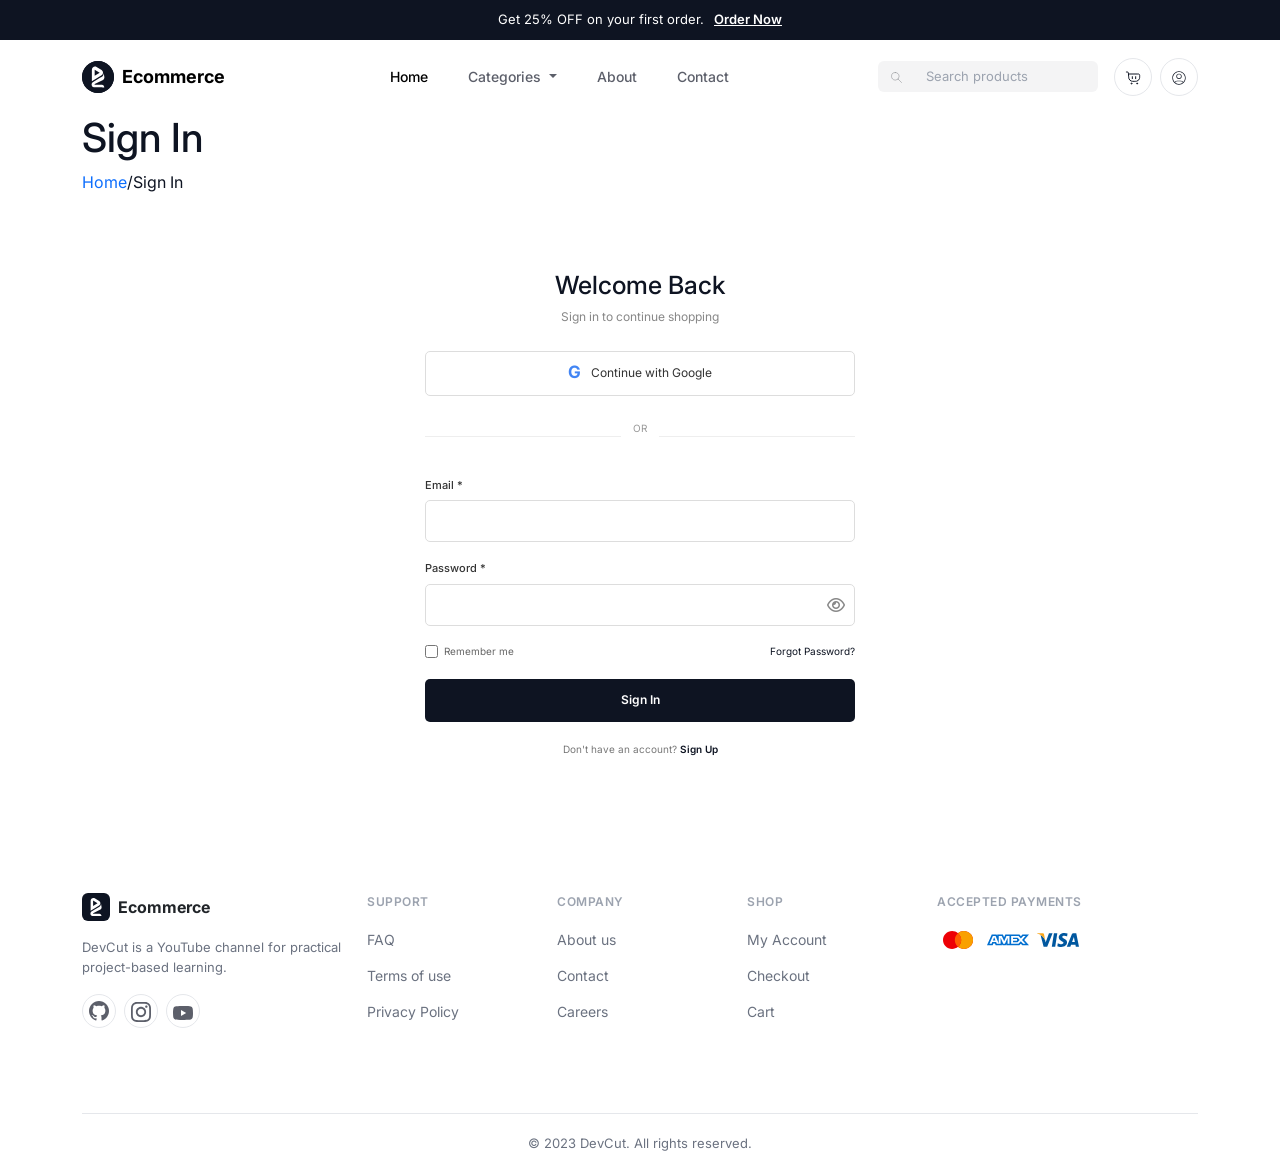
<file: checkout.html>
<!doctype html>
<html lang="en">
  <head>
    <meta charset="UTF-8" />
    <meta name="viewport" content="width=device-width, initial-scale=1.0" />
    <title>Checkout</title>
    <!-- Bootstrap CSS -->
    <link
      href="https://cdn.jsdelivr.net/npm/bootstrap@5.3.8/dist/css/bootstrap.min.css"
      rel="stylesheet"
      integrity="sha384-sRIl4kxILFvY47J16cr9ZwB07vP4J8+LH7qKQnuqkuIAvNWLzeN8tE5YBujZqJLB"
      crossorigin="anonymous"
    />
    <!-- style -->
    <link rel="stylesheet" href="Style/checkout.css" />
  </head>
  <body>
    <!-- Header -->
    <header>
      <!-- Notification Bar -->
      <div class="notification-bar">
        <span>Get 25% OFF on your first order.</span>
        <a href="#">Order Now</a>
      </div>

      <!-- Navbar -->
      <nav class="navbar navbar-expand-lg main-navbar bg-white">
        <div class="container">
          <!-- Logo -->
          <a class="navbar-brand" href="#">
            <span class="brand-icon"
              ><svg
                width="40"
                height="40"
                viewBox="0 0 40 40"
                fill="none"
                xmlns="http://www.w3.org/2000/svg"
              >
                <rect width="40" height="40" rx="20" fill="#0E1422" />
                <path
                  d="M24.4769 11.3485L18.204 7.55509C17.6119 7.19292 16.9388 7.0015 16.2532 7.00031C14.2094 7.00031 12.3348 8.71225 12.3348 11.105V25.3073L24.4769 17.9669C26.9083 16.4947 26.9083 12.82 24.4769 11.3485ZM15.8484 18.448V10.8679L22.1163 14.6567L15.8484 18.448Z"
                  fill="white"
                />
                <path
                  d="M27.8489 32.9844C27.8489 33.0273 15.9908 32.966 15.9908 32.966L14.9434 32.8425C13.2467 32.644 11.9443 31.1233 12.002 29.3346C12.002 29.2917 12.0057 29.2519 12.0081 29.2103C12.0547 28.4365 12.3261 27.6961 12.7858 27.0885C12.9725 26.8461 13.2009 26.6425 13.4592 26.4882L22.4782 21.0725C24.3414 19.9535 25.8931 19.562 26.6999 17.5341C26.9974 16.7757 27.126 15.9562 27.0757 15.1379L27.0446 14.5865L27.9651 19.9204C28.083 20.8264 27.9013 21.7537 27.4211 22.5169C27.1326 22.9785 26.7475 23.3653 26.2951 23.6479L15.8295 28.8943C15.8191 28.9006 15.809 28.9074 15.7993 28.9149C15.5127 29.1293 15.6896 29.6069 16.0403 29.5867L24.7515 29.6403C26.4433 29.5417 27.8526 31.2112 27.8489 32.9844Z"
                  fill="white"
                />
              </svg>
            </span>
            Ecommerce
          </a>

          <!-- Toggler for mobile -->
          <button
            class="navbar-toggler"
            type="button"
            data-bs-toggle="collapse"
            data-bs-target="#mainNavbarContent"
          >
            <span class="navbar-toggler-icon"></span>
          </button>

          <div class="collapse navbar-collapse" id="mainNavbarContent">
            <!-- Menu Links -->
            <ul
              class="navbar-nav mx-auto mb-2 mb-lg-0 gap-lg-4 align-items-lg-center"
            >
              <li class="nav-item">
                <a class="nav-link active" href="index.html">Home</a>
              </li>
              <li class="nav-item dropdown">
                <a
                  class="nav-link dropdown-toggle"
                  href="listing.html"
                  role="button"
                  data-bs-toggle="dropdown"
                >
                  Categories
                </a>
                <ul class="dropdown-menu">
                  <li>
                    <a class="dropdown-item" href="listing.html?gender=men"
                      >Men</a
                    >
                  </li>
                  <li>
                    <a class="dropdown-item" href="listing.html?gender=women"
                      >Women</a
                    >
                  </li>
                  <li>
                    <a
                      class="dropdown-item"
                      href="listing.html?category=accessories"
                      >Accessories</a
                    >
                  </li>
                </ul>
              </li>
              <li class="nav-item">
                <a class="nav-link" href="about.html">About</a>
              </li>
              <li class="nav-item">
                <a class="nav-link" href="contact.html">Contact</a>
              </li>
            </ul>

            <!-- Search Box -->
            <form class="d-flex search-box me-lg-3 mb-2 mb-lg-0" role="search">
              <div class="input-group">
                <span class="input-group-text">
                  <svg
                    xmlns="http://www.w3.org/2000/svg"
                    width="20"
                    height="20"
                    viewBox="0 0 48 48"
                  >
                    <path d="M0 0h48v48H0z" fill="none" />
                    <path
                      fill="none"
                      stroke="currentColor"
                      stroke-linecap="round"
                      stroke-linejoin="round"
                      d="M19.607 5.5c7.772 0 14.045 6.304 14.045 14.107a14.026 14.026 0 0 1-14.045 14.045C11.804 33.652 5.5 27.38 5.5 19.607A14.09 14.09 0 0 1 19.607 5.5m9.923 24.03L42.5 42.5"
                    />
                  </svg>
                </span>
                <input
                  type="search"
                  class="form-control"
                  placeholder="Search products"
                />
              </div>
            </form>

            <!-- Icons -->
            <div class="d-flex align-items-center gap-2">
              <a href="#" class="icon-btn" aria-label="Cart">
                <i class="bi bi-cart3">
                  <svg
                    xmlns="http://www.w3.org/2000/svg"
                    width="1em"
                    height="1em"
                    viewBox="0 0 24 24"
                  >
                    <path d="M0 0h24v24H0z" fill="none" />
                    <path
                      fill="none"
                      stroke="currentColor"
                      stroke-linecap="round"
                      stroke-linejoin="round"
                      stroke-width="1.5"
                      d="M10.5 20.25a.75.75 0 1 1-1.5 0a.75.75 0 0 1 1.5 0m8.5 0a.75.75 0 1 1-1.5 0a.75.75 0 0 1 1.5 0M2 3h.207c1.324 0 1.987 0 2.419.402s.479 1.063.573 2.384l.251 3.519c.142 1.989.213 2.983.515 3.791a6 6 0 0 0 3.931 3.661c.828.243 1.83.243 3.836.243c2.105 0 3.158 0 4.01-.258a6 6 0 0 0 4-4C22 11.89 22 10.843 22 8.75c0-.698 0-1.047-.086-1.33a2 2 0 0 0-1.333-1.334C20.297 6 19.948 6 19.25 6H5.5M16 10v3m-5-3v3"
                    />
                  </svg>
                </i>
              </a>
              <a href="#" class="icon-btn" aria-label="My Account">
                <i class="bi bi-person">
                  <svg
                    xmlns="http://www.w3.org/2000/svg"
                    width="1em"
                    height="1em"
                    viewBox="0 0 48 48"
                  >
                    <path d="M0 0h48v48H0z" fill="none" />
                    <g
                      fill="currentColor"
                      fill-rule="evenodd"
                      clip-rule="evenodd"
                    >
                      <path
                        d="M24 27a8 8 0 1 0 0-16a8 8 0 0 0 0 16m0-2a6 6 0 1 0 0-12a6 6 0 0 0 0 12"
                      />
                      <path
                        d="M44 24c0 11.046-8.954 20-20 20S4 35.046 4 24S12.954 4 24 4s20 8.954 20 20M33.63 39.21A17.9 17.9 0 0 1 24 42a17.9 17.9 0 0 1-9.831-2.92q-.36-.45-.73-.93A2.14 2.14 0 0 1 13 36.845c0-1.077.774-1.98 1.809-2.131c6.845-1 11.558-.914 18.412.035A2.08 2.08 0 0 1 35 36.818c0 .48-.165.946-.463 1.31q-.461.561-.907 1.082m3.355-2.744c-.16-1.872-1.581-3.434-3.49-3.698c-7.016-.971-11.92-1.064-18.975-.033c-1.92.28-3.335 1.856-3.503 3.733A17.94 17.94 0 0 1 6 24c0-9.941 8.059-18 18-18s18 8.059 18 18a17.94 17.94 0 0 1-5.015 12.466"
                      />
                    </g>
                  </svg>
                </i>
              </a>
            </div>
          </div>
        </div>
      </nav>
    </header>

    <!-- Page Title Banner -->
    <div class="page-title-banner">
      <div class="container">
        <h1>Checkout</h1>
        <div class="breadcrumb-nav">
          <span>Ecommerce ></span>
          <i class="bi bi-chevron-right" style="font-size: 10px"></i>
          <span class="current">Checkout</span>
        </div>
      </div>
    </div>

    <!-- Checkout Section -->
    <section class="checkout-section">
      <div class="container">
        <div class="row">
          <!-- Shipping Address -->
          <div class="col-lg-6">
            <h6 class="checkout-heading">Shipping Address</h6>
            <form id="shipForm" novalidate>
              <div class="mb-3">
                <label class="form-label">Street Address</label>
                <input type="text" class="form-control" id="shipStreet" />
              </div>
              <div class="row">
                <div class="col-md-6 mb-3">
                  <label class="form-label">City</label>
                  <input type="text" class="form-control" id="shipCity" />
                </div>
                <div class="col-md-6 mb-3">
                  <label class="form-label">State</label>
                  <input type="text" class="form-control" id="shipState" />
                </div>
              </div>
              <div class="row">
                <div class="col-md-6 mb-3">
                  <label class="form-label">Zip Code</label>
                  <input type="text" class="form-control" id="shipZip" />
                </div>
                <div class="col-md-6 mb-3">
                  <label class="form-label">Country</label>
                  <input type="text" class="form-control" id="shipCountry" />
                </div>
              </div>
              <div class="row">
                <div class="col-md-6 mb-3">
                  <label class="form-label">Email</label>
                  <input type="email" class="form-control" id="shipEmail" />
                </div>
                <div class="col-md-6 mb-3">
                  <label class="form-label">Full name</label>
                  <input type="text" class="form-control" id="shipName" />
                </div>
              </div>
              <div class="text-danger small" id="shipError"></div>
            </form>
          </div>

          <!-- Order Summary -->
          <div class="col-lg-6 checkout-divider ps-lg-5 mt-5 mt-lg-0">
            <h6 class="checkout-heading">Your Order</h6>

            <div id="orderItems" class="mb-3"></div>

            <div class="order-summary-row">
              <span>Subtotal:</span>
              <span id="sumSubtotal">$ 0.00</span>
            </div>
            <div class="order-summary-row">
              <span>Shipping:</span>
              <span id="sumShipping">Free</span>
            </div>
            <div class="order-summary-row">
              <span>Tax:</span>
              <span id="sumTax">$ 0.00</span>
            </div>

            <div class="order-summary-total">
              <span>Total</span>
              <span id="sumTotal">$ 0.00</span>
            </div>

            <button type="button" class="btn-place-order" id="placeOrder">Place Order</button>
          </div>
        </div>
      </div>
    </section>

    <!-- Newsletter Section -->
    <section class="newsletter-section">
      <div class="container">
        <div class="row align-items-center">
          <div class="col-lg-6">
            <h3>Join Our Newsletter</h3>
            <p>We love to surprise our subscribers with occasional gifts.</p>
          </div>
          <div class="col-lg-6">
            <form class="d-flex justify-content-lg-end gap-2 flex-wrap">
              <input
                type="email"
                class="form-control newsletter-input"
                placeholder="Your email address"
              />
              <button type="submit" class="btn btn-subscribe">Subscribe</button>
            </form>
          </div>
        </div>
      </div>
    </section>
    <!-- Footer -->
    <footer class="site-footer">
      <div class="container">
        <div class="row">
          <div class="col-lg-3 mb-4">
            <a
              href="#"
              class="footer-logo text-decoration-none text-dark mb-3 d-flex"
            >
              <span class="footer-logo-icon">
                <svg
                  width="40"
                  height="40"
                  viewBox="0 0 40 40"
                  fill="none"
                  xmlns="http://www.w3.org/2000/svg"
                >
                  <rect width="40" height="40" rx="20" fill="#0E1422" />
                  <path
                    d="M24.4769 11.3485L18.204 7.55509C17.6119 7.19292 16.9388 7.0015 16.2532 7.00031C14.2094 7.00031 12.3348 8.71225 12.3348 11.105V25.3073L24.4769 17.9669C26.9083 16.4947 26.9083 12.82 24.4769 11.3485ZM15.8484 18.448V10.8679L22.1163 14.6567L15.8484 18.448Z"
                    fill="white"
                  />
                  <path
                    d="M27.8489 32.9844C27.8489 33.0273 15.9908 32.966 15.9908 32.966L14.9434 32.8425C13.2467 32.644 11.9443 31.1233 12.002 29.3346C12.002 29.2917 12.0057 29.2519 12.0081 29.2103C12.0547 28.4365 12.3261 27.6961 12.7858 27.0885C12.9725 26.8461 13.2009 26.6425 13.4592 26.4882L22.4782 21.0725C24.3414 19.9535 25.8931 19.562 26.6999 17.5341C26.9974 16.7757 27.126 15.9562 27.0757 15.1379L27.0446 14.5865L27.9651 19.9204C28.083 20.8264 27.9013 21.7537 27.4211 22.5169C27.1326 22.9785 26.7475 23.3653 26.2951 23.6479L15.8295 28.8943C15.8191 28.9006 15.809 28.9074 15.7993 28.9149C15.5127 29.1293 15.6896 29.6069 16.0403 29.5867L24.7515 29.6403C26.4433 29.5417 27.8526 31.2112 27.8489 32.9844Z"
                    fill="white"
                  />
                </svg>
              </span>
              Ecommerce
            </a>
            <p>
              DevCut is a YouTube channel for practical project-based learning.
            </p>
            <div class="d-flex gap-2 mt-3">
              <!-- social media icons -->
              <a href="#" class="footer-social" aria-label="GitHub"
                ><i class="bi bi-github">
                  <svg
                    width="24"
                    height="24"
                    viewBox="0 0 24 24"
                    fill="none"
                    xmlns="http://www.w3.org/2000/svg"
                  >
                    <path
                      d="M12 2C10.6868 2 9.38642 2.25866 8.17317 2.7612C6.95991 3.26375 5.85752 4.00035 4.92893 4.92893C3.05357 6.8043 2 9.34784 2 12C2 16.42 4.87 20.17 8.84 21.5C9.34 21.58 9.5 21.27 9.5 21V19.31C6.73 19.91 6.14 17.97 6.14 17.97C5.68 16.81 5.03 16.5 5.03 16.5C4.12 15.88 5.1 15.9 5.1 15.9C6.1 15.97 6.63 16.93 6.63 16.93C7.5 18.45 8.97 18 9.54 17.76C9.63 17.11 9.89 16.67 10.17 16.42C7.95 16.17 5.62 15.31 5.62 11.5C5.62 10.39 6 9.5 6.65 8.79C6.55 8.54 6.2 7.5 6.75 6.15C6.75 6.15 7.59 5.88 9.5 7.17C10.29 6.95 11.15 6.84 12 6.84C12.85 6.84 13.71 6.95 14.5 7.17C16.41 5.88 17.25 6.15 17.25 6.15C17.8 7.5 17.45 8.54 17.35 8.79C18 9.5 18.38 10.39 18.38 11.5C18.38 15.32 16.04 16.16 13.81 16.41C14.17 16.72 14.5 17.33 14.5 18.26V21C14.5 21.27 14.66 21.59 15.17 21.5C19.14 20.16 22 16.42 22 12C22 10.6868 21.7413 9.38642 21.2388 8.17317C20.7362 6.95991 19.9997 5.85752 19.0711 4.92893C18.1425 4.00035 17.0401 3.26375 15.8268 2.7612C14.6136 2.25866 13.3132 2 12 2Z"
                      fill="#5C5F6A"
                    />
                  </svg> </i
              ></a>
              <a href="#" class="footer-social" aria-label="Instagram"
                ><i class="bi bi-instagram">
                  <svg
                    width="20"
                    height="20"
                    viewBox="0 0 20 20"
                    fill="none"
                    xmlns="http://www.w3.org/2000/svg"
                  >
                    <path
                      d="M9.99731 4.86903C7.15795 4.86903 4.86644 7.16058 4.86644 10C4.86644 12.8394 7.15795 15.131 9.99731 15.131C12.8367 15.131 15.1282 12.8394 15.1282 10C15.1282 7.16058 12.8367 4.86903 9.99731 4.86903ZM9.99731 13.3348C8.16111 13.3348 6.66262 11.8362 6.66262 10C6.66262 8.16376 8.16111 6.66525 9.99731 6.66525C11.8335 6.66525 13.332 8.16376 13.332 10C13.332 11.8362 11.8335 13.3348 9.99731 13.3348ZM15.3383 3.46308C14.6754 3.46308 14.14 3.99845 14.14 4.66139C14.14 5.32434 14.6754 5.8597 15.3383 5.8597C16.0013 5.8597 16.5366 5.32684 16.5366 4.66139C16.5368 4.50397 16.5059 4.34806 16.4458 4.20259C16.3856 4.05711 16.2974 3.92493 16.1861 3.81362C16.0748 3.70231 15.9426 3.61405 15.7971 3.5539C15.6516 3.49375 15.4957 3.46289 15.3383 3.46308ZM19.9989 10C19.9989 8.61907 20.0114 7.25064 19.9338 5.87221C19.8563 4.27113 19.4911 2.85017 18.3203 1.67938C17.147 0.506085 15.7286 0.14334 14.1275 0.065788C12.7466 -0.0117644 11.3782 0.000744113 9.99981 0.000744113C8.61891 0.000744113 7.25051 -0.0117644 5.8721 0.065788C4.27105 0.14334 2.85012 0.508587 1.67935 1.67938C0.506076 2.85267 0.143338 4.27113 0.0657868 5.87221C-0.0117642 7.25314 0.000744099 8.62157 0.000744099 10C0.000744099 11.3784 -0.0117642 12.7494 0.0657868 14.1278C0.143338 15.7289 0.508578 17.1498 1.67935 18.3206C2.85262 19.4939 4.27105 19.8567 5.8721 19.9342C7.25301 20.0118 8.62141 19.9993 9.99981 19.9993C11.3807 19.9993 12.7491 20.0118 14.1275 19.9342C15.7286 19.8567 17.1495 19.4914 18.3203 18.3206C19.4936 17.1473 19.8563 15.7289 19.9338 14.1278C20.0139 12.7494 19.9989 11.3809 19.9989 10ZM17.7974 15.899C17.6148 16.3543 17.3947 16.6945 17.0419 17.0448C16.6892 17.3975 16.3515 17.6176 15.8962 17.8003C14.5803 18.3231 11.4558 18.2055 9.99731 18.2055C8.53885 18.2055 5.4118 18.3231 4.09593 17.8028C3.64064 17.6201 3.30041 17.4 2.95018 17.0473C2.59745 16.6945 2.37731 16.3568 2.19469 15.9015C1.67434 14.5831 1.79192 11.4585 1.79192 10C1.79192 8.54151 1.67434 5.4144 2.19469 4.09851C2.37731 3.6432 2.59745 3.30298 2.95018 2.95274C3.30291 2.6025 3.64064 2.37985 4.09593 2.19723C5.4118 1.67688 8.53885 1.79446 9.99731 1.79446C11.4558 1.79446 14.5828 1.67688 15.8987 2.19723C16.354 2.37985 16.6942 2.6 17.0444 2.95274C17.3972 3.30548 17.6173 3.6432 17.7999 4.09851C18.3203 5.4144 18.2027 8.54151 18.2027 10C18.2027 11.4585 18.3203 14.5831 17.7974 15.899Z"
                      fill="#5C5F6A"
                    />
                  </svg> </i
              ></a>
              <a href="#" class="footer-social" aria-label="YouTube"
                ><i class="bi bi-youtube">
                  <svg
                    width="20"
                    height="14"
                    viewBox="0 0 20 14"
                    fill="none"
                    xmlns="http://www.w3.org/2000/svg"
                  >
                    <path
                      d="M8 10L13.19 7L8 4V10ZM19.56 2.17C19.69 2.64 19.78 3.27 19.84 4.07C19.91 4.87 19.94 5.56 19.94 6.16L20 7C20 9.19 19.84 10.8 19.56 11.83C19.31 12.73 18.73 13.31 17.83 13.56C17.36 13.69 16.5 13.78 15.18 13.84C13.88 13.91 12.69 13.94 11.59 13.94L10 14C5.81 14 3.2 13.84 2.17 13.56C1.27 13.31 0.69 12.73 0.44 11.83C0.31 11.36 0.22 10.73 0.16 9.93C0.0900001 9.13 0.0599999 8.44 0.0599999 7.84L0 7C0 4.81 0.16 3.2 0.44 2.17C0.69 1.27 1.27 0.69 2.17 0.44C2.64 0.31 3.5 0.22 4.82 0.16C6.12 0.0899998 7.31 0.0599999 8.41 0.0599999L10 0C14.19 0 16.8 0.16 17.83 0.44C18.73 0.69 19.31 1.27 19.56 2.17Z"
                      fill="#5C5F6A"
                    />
                  </svg> </i
              ></a>
            </div>
          </div>

          <div class="col-lg-2 col-6 mb-4">
            <div class="footer-heading">Support</div>
            <ul class="list-unstyled footer-links">
              <li><a href="#">FAQ</a></li>
              <li><a href="#">Terms of use</a></li>
              <li><a href="#">Privacy Policy</a></li>
            </ul>
          </div>

          <div class="col-lg-2 col-6 mb-4">
            <div class="footer-heading">Company</div>
            <ul class="list-unstyled footer-links">
              <li><a href="#">About us</a></li>
              <li><a href="#">Contact</a></li>
              <li><a href="#">Careers</a></li>
            </ul>
          </div>

          <div class="col-lg-2 col-6 mb-4">
            <div class="footer-heading">Shop</div>
            <ul class="list-unstyled footer-links">
              <li><a href="#">My Account</a></li>
              <li><a href="#">Checkout</a></li>
              <li><a href="#">Cart</a></li>
            </ul>
          </div>

          <div class="col-lg-3 col-6 mb-4">
            <div class="footer-heading">Accepted Payments</div>
            <!-- payment icons -->
            <div class="d-flex gap-2">
              <div class="payment-icon-placeholder">
                <svg
                  width="31"
                  height="32"
                  viewBox="0 0 31 32"
                  fill="none"
                  xmlns="http://www.w3.org/2000/svg"
                >
                  <g clip-path="url(#clip0_7475_79)">
                    <path
                      d="M15.017 22.85C13.3637 24.2432 11.27 25.005 9.108 25C4.078 25 0 20.97 0 16C0 11.03 4.078 7.00002 9.108 7.00002C11.363 7.00002 13.426 7.81002 15.017 9.15002C16.67 7.75705 18.7633 6.99526 20.925 7.00002C25.955 7.00002 30.033 11.03 30.033 16C30.033 20.97 25.955 25 20.925 25C18.7633 25.0048 16.67 24.243 15.017 22.85Z"
                      fill="#ED0006"
                    />
                    <path
                      d="M15.017 22.85C16.0186 22.0115 16.8242 20.9636 17.377 19.7801C17.9299 18.5966 18.2166 17.3063 18.217 16C18.217 13.257 16.975 10.8 15.017 9.15002C16.67 7.75705 18.7633 6.99526 20.925 7.00002C25.955 7.00002 30.033 11.03 30.033 16C30.033 20.97 25.955 25 20.925 25C18.7633 25.0048 16.67 24.243 15.017 22.85Z"
                      fill="#F9A000"
                    />
                    <path
                      d="M15.017 22.85C16.975 21.2 18.217 18.743 18.217 16C18.217 13.257 16.975 10.8 15.017 9.15002C14.0154 9.98856 13.2098 11.0365 12.657 12.22C12.1041 13.4035 11.8174 14.6938 11.817 16C11.817 18.743 13.058 21.2 15.017 22.85Z"
                      fill="#FF5E00"
                    />
                  </g>
                  <defs>
                    <clipPath id="clip0_7475_79">
                      <rect width="30.033" height="32" fill="white" />
                    </clipPath>
                  </defs>
                </svg>
              </div>
              <div class="payment-icon-placeholder">
                <svg
                  width="46"
                  height="12"
                  viewBox="0 0 46 12"
                  fill="none"
                  xmlns="http://www.w3.org/2000/svg"
                >
                  <path
                    fill-rule="evenodd"
                    clip-rule="evenodd"
                    d="M5.191 0L0 11.826H6.215L6.985 9.941H8.746L9.517 11.827H16.357V10.387L16.967 11.827H20.507L21.116 10.357V11.827H35.343L37.073 9.99L38.693 11.827L46 11.842L40.792 5.946L46 0H38.806L37.122 1.803L35.553 0H20.076L18.746 3.053L17.387 0H11.186V1.39L10.496 0H5.193H5.191ZM6.394 1.68H9.424L12.867 9.699V1.679H16.186L18.846 7.429L21.296 1.679H24.6V10.166H22.59L22.574 3.516L19.644 10.166H17.847L14.902 3.516V10.166H10.768L9.985 8.263H5.75L4.968 10.164H2.754L6.394 1.679V1.68ZM34.607 1.68H26.437V10.16H34.48L37.073 7.35L39.572 10.16H42.184L38.387 5.945L42.184 1.679H39.685L37.105 4.458L34.607 1.679V1.68ZM7.867 3.115L6.473 6.505H9.261L7.868 3.115H7.867ZM28.454 4.985V3.435H33.552L35.776 5.912L33.453 8.404H28.454V6.712H32.911V4.986H28.454V4.985Z"
                    fill="#016FD0"
                  />
                </svg>
              </div>
              <div class="payment-icon-placeholder">
                <svg
                  width="42"
                  height="14"
                  viewBox="0 0 42 14"
                  fill="none"
                  xmlns="http://www.w3.org/2000/svg"
                >
                  <path
                    d="M27.482 7.91772e-05C28.5269 -0.00452076 29.5629 0.191351 30.534 0.577079L30.071 3.50308L29.763 3.36008C28.9701 2.9927 28.1026 2.81468 27.229 2.84008C25.886 2.84008 25.283 3.43108 25.269 4.00808C25.269 4.64308 25.999 5.06108 27.189 5.68108C29.149 6.64708 30.057 7.82908 30.044 9.37108C30.016 12.1841 27.692 14.0001 24.122 14.0001C22.596 13.9851 21.126 13.6531 20.328 13.2791L20.804 10.2361L21.252 10.4531C22.358 10.9581 23.086 11.1731 24.444 11.1731C25.424 11.1731 26.474 10.7551 26.487 9.84808C26.487 9.25608 26.04 8.82408 24.724 8.16008C23.436 7.51108 21.714 6.43008 21.742 4.48408C21.756 1.84508 24.122 7.91772e-05 27.482 7.91772e-05ZM14.798 13.7981H18.2L20.328 0.246079H16.926L14.798 13.7981Z"
                    fill="#00579F"
                  />
                  <path
                    fill-rule="evenodd"
                    clip-rule="evenodd"
                    d="M39.255 0.246079H36.624C35.812 0.246079 35.196 0.491079 34.845 1.37008L29.792 13.7981H33.362L34.076 11.7651H38.444C38.542 12.2411 38.85 13.7981 38.85 13.7981H42L39.255 0.246079ZM35.055 8.99608L36.415 5.20608C36.408 5.21608 36.453 5.09008 36.519 4.90108C36.617 4.62108 36.762 4.20808 36.862 3.90808L37.099 5.07508C37.099 5.07508 37.744 8.31908 37.884 8.99708H35.056L35.055 8.99608Z"
                    fill="#00579F"
                  />
                  <path
                    d="M8.624 9.48708L11.956 0.246079H15.554L10.206 13.7841H6.608L3.556 1.93208C5.712 3.10008 7.644 5.45008 8.26 7.61208L8.624 9.48708Z"
                    fill="#00579F"
                  />
                  <path
                    d="M5.53 0.246079H0.0560002L0 0.519079C4.27 1.64408 7.098 4.35508 8.26 7.61308L7.07 1.38508C6.874 0.519079 6.272 0.275079 5.53 0.245079V0.246079Z"
                    fill="#FAA61A"
                  />
                </svg>
              </div>
            </div>
          </div>
        </div>

        <div class="footer-bottom">
          &copy; 2023 DevCut. All rights reserved.
        </div>
      </div>
    </footer>

    <!-- Bootstrap JS -->
    <script
      src="https://cdn.jsdelivr.net/npm/bootstrap@5.3.8/dist/js/bootstrap.bundle.min.js"
      integrity="sha384-FKyoEForCGlyvwx9Hj09JcYn3nv7wiPVlz7YYwJrWVcXK/BmnVDxM+D2scQbITxI"
      crossorigin="anonymous"
    ></script>
    <script src="js/products.js"></script>
<script src="js/common.js"></script>
<script src="./js/checkout.js"></script>
  </body>
</html>
</file>
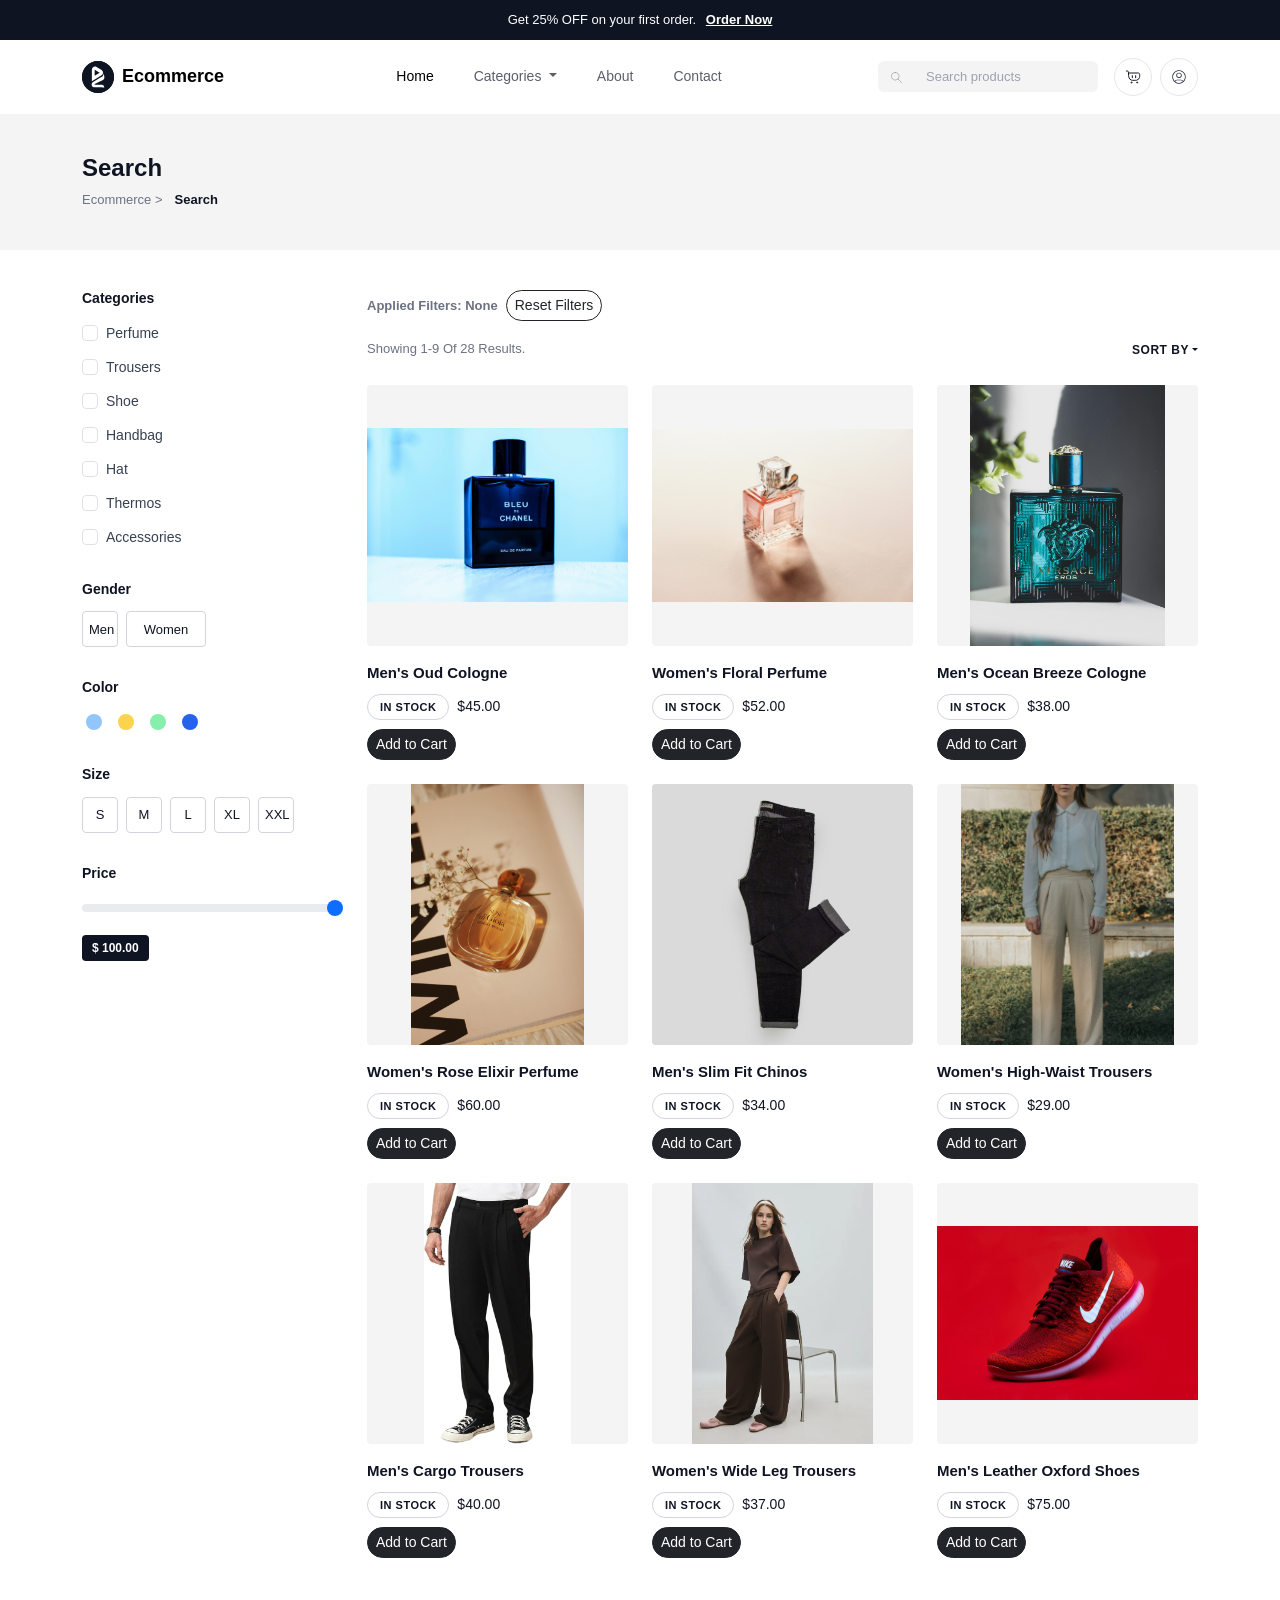
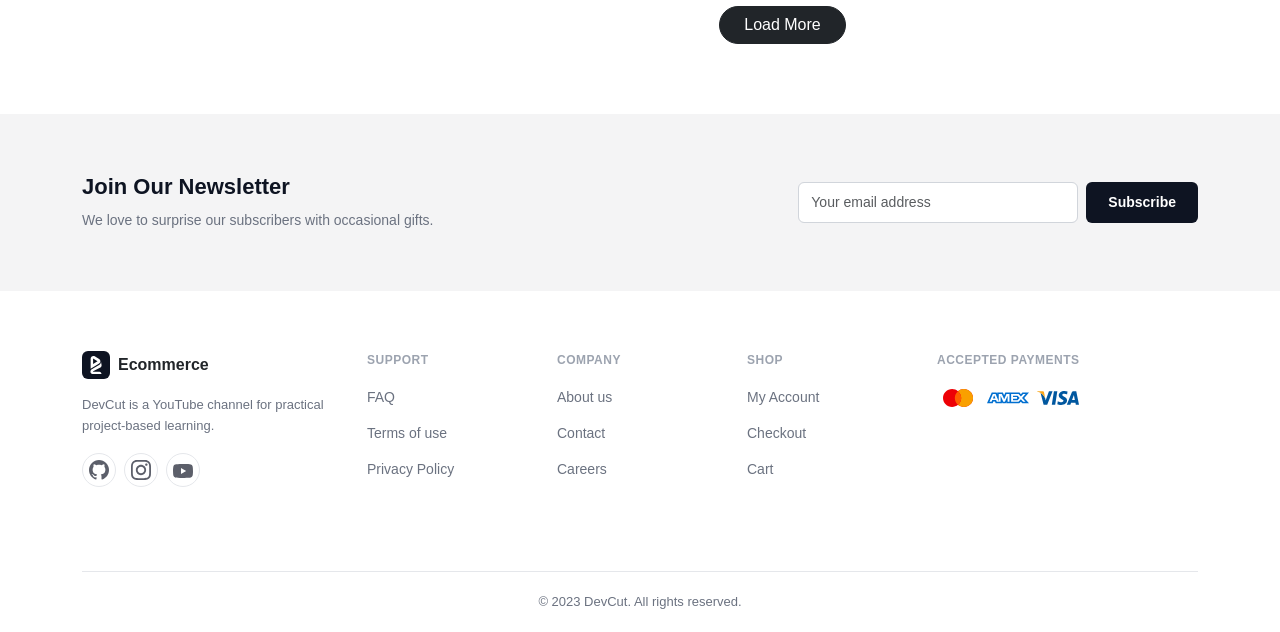
<file: listing.html>
<!doctype html>
<html lang="en">
  <head>
    <meta charset="UTF-8" />
    <meta name="viewport" content="width=device-width, initial-scale=1.0" />
    <title>listing</title>
    <!-- Bootstrap CSS -->
    <link
      href="https://cdn.jsdelivr.net/npm/bootstrap@5.3.8/dist/css/bootstrap.min.css"
      rel="stylesheet"
      integrity="sha384-sRIl4kxILFvY47J16cr9ZwB07vP4J8+LH7qKQnuqkuIAvNWLzeN8tE5YBujZqJLB"
      crossorigin="anonymous"
    />
    <!-- style -->
    <link rel="stylesheet" href="./Style/listing.css" />
  </head>
  <body>
    <!-- Header -->
    <header>
      <!-- Notification Bar -->
      <div class="notification-bar">
        <span>Get 25% OFF on your first order.</span>
        <a href="#">Order Now</a>
      </div>

      <!-- Navbar -->
      <nav class="navbar navbar-expand-lg main-navbar bg-white">
        <div class="container">
          <!-- Logo -->
          <a class="navbar-brand" href="#">
            <span class="brand-icon"
              ><svg
                width="40"
                height="40"
                viewBox="0 0 40 40"
                fill="none"
                xmlns="http://www.w3.org/2000/svg"
              >
                <rect width="40" height="40" rx="20" fill="#0E1422" />
                <path
                  d="M24.4769 11.3485L18.204 7.55509C17.6119 7.19292 16.9388 7.0015 16.2532 7.00031C14.2094 7.00031 12.3348 8.71225 12.3348 11.105V25.3073L24.4769 17.9669C26.9083 16.4947 26.9083 12.82 24.4769 11.3485ZM15.8484 18.448V10.8679L22.1163 14.6567L15.8484 18.448Z"
                  fill="white"
                />
                <path
                  d="M27.8489 32.9844C27.8489 33.0273 15.9908 32.966 15.9908 32.966L14.9434 32.8425C13.2467 32.644 11.9443 31.1233 12.002 29.3346C12.002 29.2917 12.0057 29.2519 12.0081 29.2103C12.0547 28.4365 12.3261 27.6961 12.7858 27.0885C12.9725 26.8461 13.2009 26.6425 13.4592 26.4882L22.4782 21.0725C24.3414 19.9535 25.8931 19.562 26.6999 17.5341C26.9974 16.7757 27.126 15.9562 27.0757 15.1379L27.0446 14.5865L27.9651 19.9204C28.083 20.8264 27.9013 21.7537 27.4211 22.5169C27.1326 22.9785 26.7475 23.3653 26.2951 23.6479L15.8295 28.8943C15.8191 28.9006 15.809 28.9074 15.7993 28.9149C15.5127 29.1293 15.6896 29.6069 16.0403 29.5867L24.7515 29.6403C26.4433 29.5417 27.8526 31.2112 27.8489 32.9844Z"
                  fill="white"
                />
              </svg>
            </span>
            Ecommerce
          </a>

          <!-- Toggler for mobile -->
          <button
            class="navbar-toggler"
            type="button"
            data-bs-toggle="collapse"
            data-bs-target="#mainNavbarContent"
          >
            <span class="navbar-toggler-icon"></span>
          </button>

          <div class="collapse navbar-collapse" id="mainNavbarContent">
            <!-- Menu Links -->
            <ul
              class="navbar-nav mx-auto mb-2 mb-lg-0 gap-lg-4 align-items-lg-center"
            >
              <li class="nav-item">
                <a class="nav-link active" href="index.html">Home</a>
              </li>
              <li class="nav-item dropdown">
                <a
                  class="nav-link dropdown-toggle"
                  href="listing.html"
                  role="button"
                  data-bs-toggle="dropdown"
                >
                  Categories
                </a>
                <ul class="dropdown-menu">
                  <li>
                    <a class="dropdown-item" href="listing.html?gender=men"
                      >Men</a
                    >
                  </li>
                  <li>
                    <a class="dropdown-item" href="listing.html?gender=women"
                      >Women</a
                    >
                  </li>
                  <li>
                    <a
                      class="dropdown-item"
                      href="listing.html?category=accessories"
                      >Accessories</a
                    >
                  </li>
                </ul>
              </li>
              <li class="nav-item">
                <a class="nav-link" href="about.html">About</a>
              </li>
              <li class="nav-item">
                <a class="nav-link" href="contact.html">Contact</a>
              </li>
            </ul>

            <!-- Search Box -->
            <form class="d-flex search-box me-lg-3 mb-2 mb-lg-0" role="search">
              <div class="input-group">
                <span class="input-group-text">
                  <i class="bi bi-search">
                    <svg
                      xmlns="http://www.w3.org/2000/svg"
                      width="1em"
                      height="1em"
                      viewBox="0 0 48 48"
                    >
                      <path d="M0 0h48v48H0z" fill="none" />
                      <path
                        fill="none"
                        stroke="currentColor"
                        stroke-linecap="round"
                        stroke-linejoin="round"
                        d="M19.607 5.5c7.772 0 14.045 6.304 14.045 14.107a14.026 14.026 0 0 1-14.045 14.045C11.804 33.652 5.5 27.38 5.5 19.607A14.09 14.09 0 0 1 19.607 5.5m9.923 24.03L42.5 42.5"
                      />
                    </svg>
                  </i>
                </span>
                <input
                  type="search"
                  class="form-control"
                  placeholder="Search products"
                />
              </div>
            </form>

            <!-- Icons -->
            <div class="d-flex align-items-center gap-2">
              <a href="#" class="icon-btn" aria-label="Cart">
                <i class="bi bi-cart3">
                  <svg
                    xmlns="http://www.w3.org/2000/svg"
                    width="1em"
                    height="1em"
                    viewBox="0 0 24 24"
                  >
                    <path d="M0 0h24v24H0z" fill="none" />
                    <path
                      fill="none"
                      stroke="currentColor"
                      stroke-linecap="round"
                      stroke-linejoin="round"
                      stroke-width="1.5"
                      d="M10.5 20.25a.75.75 0 1 1-1.5 0a.75.75 0 0 1 1.5 0m8.5 0a.75.75 0 1 1-1.5 0a.75.75 0 0 1 1.5 0M2 3h.207c1.324 0 1.987 0 2.419.402s.479 1.063.573 2.384l.251 3.519c.142 1.989.213 2.983.515 3.791a6 6 0 0 0 3.931 3.661c.828.243 1.83.243 3.836.243c2.105 0 3.158 0 4.01-.258a6 6 0 0 0 4-4C22 11.89 22 10.843 22 8.75c0-.698 0-1.047-.086-1.33a2 2 0 0 0-1.333-1.334C20.297 6 19.948 6 19.25 6H5.5M16 10v3m-5-3v3"
                    />
                  </svg>
                </i>
              </a>
              <a href="#" class="icon-btn" aria-label="My Account">
                <i class="bi bi-person">
                  <svg
                    xmlns="http://www.w3.org/2000/svg"
                    width="1em"
                    height="1em"
                    viewBox="0 0 48 48"
                  >
                    <path d="M0 0h48v48H0z" fill="none" />
                    <g
                      fill="currentColor"
                      fill-rule="evenodd"
                      clip-rule="evenodd"
                    >
                      <path
                        d="M24 27a8 8 0 1 0 0-16a8 8 0 0 0 0 16m0-2a6 6 0 1 0 0-12a6 6 0 0 0 0 12"
                      />
                      <path
                        d="M44 24c0 11.046-8.954 20-20 20S4 35.046 4 24S12.954 4 24 4s20 8.954 20 20M33.63 39.21A17.9 17.9 0 0 1 24 42a17.9 17.9 0 0 1-9.831-2.92q-.36-.45-.73-.93A2.14 2.14 0 0 1 13 36.845c0-1.077.774-1.98 1.809-2.131c6.845-1 11.558-.914 18.412.035A2.08 2.08 0 0 1 35 36.818c0 .48-.165.946-.463 1.31q-.461.561-.907 1.082m3.355-2.744c-.16-1.872-1.581-3.434-3.49-3.698c-7.016-.971-11.92-1.064-18.975-.033c-1.92.28-3.335 1.856-3.503 3.733A17.94 17.94 0 0 1 6 24c0-9.941 8.059-18 18-18s18 8.059 18 18a17.94 17.94 0 0 1-5.015 12.466"
                      />
                    </g>
                  </svg>
                </i>
              </a>
            </div>
          </div>
        </div>
      </nav>
    </header>
    <!-- Page Title Banner -->
    <div class="page-title-banner">
      <div class="container">
        <h1>Search</h1>
        <div class="breadcrumb-nav">
          <span>Ecommerce ></span>
          <i class="bi bi-chevron-right" style="font-size: 10px"></i>
          <span class="current">Search</span>
        </div>
      </div>
    </div>
    <!-- Listing Section -->
    <!-- استبدل بها <section class="listing-section"> ... </section> كلها -->
    <section class="listing-section">
      <div class="container">
        <div class="row">
          <!-- Filters Sidebar -->
          <aside class="col-lg-3 mb-4">
            <div class="filter-block">
              <h6 class="filter-heading">Categories</h6>
              <div class="form-check">
                <input
                  class="form-check-input category"
                  type="checkbox"
                  value="perfume"
                  id="catPerfume"
                />
                <label class="form-check-label" for="catPerfume">Perfume</label>
              </div>
              <div class="form-check">
                <input
                  class="form-check-input category"
                  type="checkbox"
                  value="trousers"
                  id="catTrousers"
                />
                <label class="form-check-label" for="catTrousers"
                  >Trousers</label
                >
              </div>
              <div class="form-check">
                <input
                  class="form-check-input category"
                  type="checkbox"
                  value="shoe"
                  id="catShoe"
                />
                <label class="form-check-label" for="catShoe">Shoe</label>
              </div>
              <div class="form-check">
                <input
                  class="form-check-input category"
                  type="checkbox"
                  value="handbag"
                  id="catHandbag"
                />
                <label class="form-check-label" for="catHandbag">Handbag</label>
              </div>
              <div class="form-check">
                <input
                  class="form-check-input category"
                  type="checkbox"
                  value="hat"
                  id="catHat"
                />
                <label class="form-check-label" for="catHat">Hat</label>
              </div>
              <div class="form-check">
                <input
                  class="form-check-input category"
                  type="checkbox"
                  value="thermos"
                  id="catThermos"
                />
                <label class="form-check-label" for="catThermos">Thermos</label>
              </div>
              <div class="form-check">
                <input
                  class="form-check-input category"
                  type="checkbox"
                  value="accessories"
                  id="catAccessories"
                />
                <label class="form-check-label" for="catAccessories"
                  >Accessories</label
                >
              </div>
            </div>

            <div class="filter-block">
              <h6 class="filter-heading">Gender</h6>
              <div class="d-flex gap-2">
                <button
                  type="button"
                  class="size-btn gender-btn"
                  data-gender="men"
                >
                  Men
                </button>
                <button
                  type="button"
                  class="size-btn gender-btn"
                  data-gender="women"
                >
                  Women
                </button>
              </div>
            </div>

            <div class="filter-block">
              <h6 class="filter-heading">Color</h6>
              <div class="d-flex gap-2">
                <button
                  type="button"
                  class="color-swatch"
                  data-color="blue"
                  style="background-color: #93c5fd"
                ></button>
                <button
                  type="button"
                  class="color-swatch"
                  data-color="yellow"
                  style="background-color: #fcd34d"
                ></button>
                <button
                  type="button"
                  class="color-swatch"
                  data-color="green"
                  style="background-color: #86efac"
                ></button>
                <button
                  type="button"
                  class="color-swatch"
                  data-color="navy"
                  style="background-color: #2563eb"
                ></button>
              </div>
            </div>

            <div class="filter-block">
              <h6 class="filter-heading">Size</h6>
              <div class="d-flex flex-wrap gap-2">
                <button
                  type="button"
                  class="size-btn size-filter"
                  data-size="S"
                >
                  S
                </button>
                <button
                  type="button"
                  class="size-btn size-filter"
                  data-size="M"
                >
                  M
                </button>
                <button
                  type="button"
                  class="size-btn size-filter"
                  data-size="L"
                >
                  L
                </button>
                <button
                  type="button"
                  class="size-btn size-filter"
                  data-size="XL"
                >
                  XL
                </button>
                <button
                  type="button"
                  class="size-btn size-filter"
                  data-size="XXL"
                >
                  XXL
                </button>
              </div>
            </div>

            <div class="filter-block">
              <h6 class="filter-heading">Price</h6>
              <input
                type="range"
                class="form-range"
                min="0"
                max="100"
                value="100"
                step="1"
                id="priceRange"
              />
              <span class="price-value" id="priceValue">$ 100.00</span>
            </div>
          </aside>

          <!-- Products + Toolbar -->
          <div class="col-lg-9">
            <div class="d-flex align-items-center flex-wrap gap-2 mb-3">
              <span class="applied-filters-label" id="appliedFilters"
                >Applied Filters: None</span
              >
              <button
                type="button"
                id="resetFilters"
                class="btn btn-outline-dark btn-sm rounded-pill"
              >
                Reset Filters
              </button>
            </div>

            <div class="d-flex justify-content-between align-items-center mb-4">
              <span class="results-count" id="resultsCount"></span>
              <div class="dropdown">
                <a
                  class="sort-by-toggle dropdown-toggle"
                  href="#"
                  role="button"
                  data-bs-toggle="dropdown"
                  >Sort By</a
                >
                <ul class="dropdown-menu dropdown-menu-end">
                  <li>
                    <a class="dropdown-item" href="#" data-sort="default"
                      >Default</a
                    >
                  </li>
                  <li>
                    <a class="dropdown-item" href="#" data-sort="price-asc"
                      >Price: Low to High</a
                    >
                  </li>
                  <li>
                    <a class="dropdown-item" href="#" data-sort="price-desc"
                      >Price: High to Low</a
                    >
                  </li>
                  <li>
                    <a class="dropdown-item" href="#" data-sort="newest"
                      >Newest</a
                    >
                  </li>
                </ul>
              </div>
            </div>

            <div class="row product-grid" id="productsGrid"></div>

            <div class="text-center mt-4">
              <button
                type="button"
                id="loadMore"
                class="btn btn-dark rounded-pill px-4"
              >
                Load More
              </button>
            </div>
          </div>
        </div>
      </div>
    </section>
    <!-- Newsletter Section -->
    <section class="newsletter-section">
      <div class="container">
        <div class="row align-items-center">
          <div class="col-lg-6">
            <h3>Join Our Newsletter</h3>
            <p>We love to surprise our subscribers with occasional gifts.</p>
          </div>
          <div class="col-lg-6">
            <form class="d-flex justify-content-lg-end gap-2 flex-wrap">
              <input
                type="email"
                class="form-control newsletter-input"
                placeholder="Your email address"
              />
              <button type="submit" class="btn btn-subscribe">Subscribe</button>
            </form>
          </div>
        </div>
      </div>
    </section>

    <!-- Footer -->
    <footer class="site-footer">
      <div class="container">
        <div class="row">
          <div class="col-lg-3 mb-4">
            <a
              href="#"
              class="footer-logo text-decoration-none text-dark mb-3 d-flex"
            >
              <span class="footer-logo-icon">
                <svg
                  width="40"
                  height="40"
                  viewBox="0 0 40 40"
                  fill="none"
                  xmlns="http://www.w3.org/2000/svg"
                >
                  <rect width="40" height="40" rx="20" fill="#0E1422" />
                  <path
                    d="M24.4769 11.3485L18.204 7.55509C17.6119 7.19292 16.9388 7.0015 16.2532 7.00031C14.2094 7.00031 12.3348 8.71225 12.3348 11.105V25.3073L24.4769 17.9669C26.9083 16.4947 26.9083 12.82 24.4769 11.3485ZM15.8484 18.448V10.8679L22.1163 14.6567L15.8484 18.448Z"
                    fill="white"
                  />
                  <path
                    d="M27.8489 32.9844C27.8489 33.0273 15.9908 32.966 15.9908 32.966L14.9434 32.8425C13.2467 32.644 11.9443 31.1233 12.002 29.3346C12.002 29.2917 12.0057 29.2519 12.0081 29.2103C12.0547 28.4365 12.3261 27.6961 12.7858 27.0885C12.9725 26.8461 13.2009 26.6425 13.4592 26.4882L22.4782 21.0725C24.3414 19.9535 25.8931 19.562 26.6999 17.5341C26.9974 16.7757 27.126 15.9562 27.0757 15.1379L27.0446 14.5865L27.9651 19.9204C28.083 20.8264 27.9013 21.7537 27.4211 22.5169C27.1326 22.9785 26.7475 23.3653 26.2951 23.6479L15.8295 28.8943C15.8191 28.9006 15.809 28.9074 15.7993 28.9149C15.5127 29.1293 15.6896 29.6069 16.0403 29.5867L24.7515 29.6403C26.4433 29.5417 27.8526 31.2112 27.8489 32.9844Z"
                    fill="white"
                  />
                </svg>
              </span>
              Ecommerce
            </a>
            <p>
              DevCut is a YouTube channel for practical project-based learning.
            </p>
            <div class="d-flex gap-2 mt-3">
              <!-- social media icons -->
              <a href="#" class="footer-social" aria-label="GitHub"
                ><i class="bi bi-github">
                  <svg
                    width="24"
                    height="24"
                    viewBox="0 0 24 24"
                    fill="none"
                    xmlns="http://www.w3.org/2000/svg"
                  >
                    <path
                      d="M12 2C10.6868 2 9.38642 2.25866 8.17317 2.7612C6.95991 3.26375 5.85752 4.00035 4.92893 4.92893C3.05357 6.8043 2 9.34784 2 12C2 16.42 4.87 20.17 8.84 21.5C9.34 21.58 9.5 21.27 9.5 21V19.31C6.73 19.91 6.14 17.97 6.14 17.97C5.68 16.81 5.03 16.5 5.03 16.5C4.12 15.88 5.1 15.9 5.1 15.9C6.1 15.97 6.63 16.93 6.63 16.93C7.5 18.45 8.97 18 9.54 17.76C9.63 17.11 9.89 16.67 10.17 16.42C7.95 16.17 5.62 15.31 5.62 11.5C5.62 10.39 6 9.5 6.65 8.79C6.55 8.54 6.2 7.5 6.75 6.15C6.75 6.15 7.59 5.88 9.5 7.17C10.29 6.95 11.15 6.84 12 6.84C12.85 6.84 13.71 6.95 14.5 7.17C16.41 5.88 17.25 6.15 17.25 6.15C17.8 7.5 17.45 8.54 17.35 8.79C18 9.5 18.38 10.39 18.38 11.5C18.38 15.32 16.04 16.16 13.81 16.41C14.17 16.72 14.5 17.33 14.5 18.26V21C14.5 21.27 14.66 21.59 15.17 21.5C19.14 20.16 22 16.42 22 12C22 10.6868 21.7413 9.38642 21.2388 8.17317C20.7362 6.95991 19.9997 5.85752 19.0711 4.92893C18.1425 4.00035 17.0401 3.26375 15.8268 2.7612C14.6136 2.25866 13.3132 2 12 2Z"
                      fill="#5C5F6A"
                    />
                  </svg> </i
              ></a>
              <a href="#" class="footer-social" aria-label="Instagram"
                ><i class="bi bi-instagram">
                  <svg
                    width="20"
                    height="20"
                    viewBox="0 0 20 20"
                    fill="none"
                    xmlns="http://www.w3.org/2000/svg"
                  >
                    <path
                      d="M9.99731 4.86903C7.15795 4.86903 4.86644 7.16058 4.86644 10C4.86644 12.8394 7.15795 15.131 9.99731 15.131C12.8367 15.131 15.1282 12.8394 15.1282 10C15.1282 7.16058 12.8367 4.86903 9.99731 4.86903ZM9.99731 13.3348C8.16111 13.3348 6.66262 11.8362 6.66262 10C6.66262 8.16376 8.16111 6.66525 9.99731 6.66525C11.8335 6.66525 13.332 8.16376 13.332 10C13.332 11.8362 11.8335 13.3348 9.99731 13.3348ZM15.3383 3.46308C14.6754 3.46308 14.14 3.99845 14.14 4.66139C14.14 5.32434 14.6754 5.8597 15.3383 5.8597C16.0013 5.8597 16.5366 5.32684 16.5366 4.66139C16.5368 4.50397 16.5059 4.34806 16.4458 4.20259C16.3856 4.05711 16.2974 3.92493 16.1861 3.81362C16.0748 3.70231 15.9426 3.61405 15.7971 3.5539C15.6516 3.49375 15.4957 3.46289 15.3383 3.46308ZM19.9989 10C19.9989 8.61907 20.0114 7.25064 19.9338 5.87221C19.8563 4.27113 19.4911 2.85017 18.3203 1.67938C17.147 0.506085 15.7286 0.14334 14.1275 0.065788C12.7466 -0.0117644 11.3782 0.000744113 9.99981 0.000744113C8.61891 0.000744113 7.25051 -0.0117644 5.8721 0.065788C4.27105 0.14334 2.85012 0.508587 1.67935 1.67938C0.506076 2.85267 0.143338 4.27113 0.0657868 5.87221C-0.0117642 7.25314 0.000744099 8.62157 0.000744099 10C0.000744099 11.3784 -0.0117642 12.7494 0.0657868 14.1278C0.143338 15.7289 0.508578 17.1498 1.67935 18.3206C2.85262 19.4939 4.27105 19.8567 5.8721 19.9342C7.25301 20.0118 8.62141 19.9993 9.99981 19.9993C11.3807 19.9993 12.7491 20.0118 14.1275 19.9342C15.7286 19.8567 17.1495 19.4914 18.3203 18.3206C19.4936 17.1473 19.8563 15.7289 19.9338 14.1278C20.0139 12.7494 19.9989 11.3809 19.9989 10ZM17.7974 15.899C17.6148 16.3543 17.3947 16.6945 17.0419 17.0448C16.6892 17.3975 16.3515 17.6176 15.8962 17.8003C14.5803 18.3231 11.4558 18.2055 9.99731 18.2055C8.53885 18.2055 5.4118 18.3231 4.09593 17.8028C3.64064 17.6201 3.30041 17.4 2.95018 17.0473C2.59745 16.6945 2.37731 16.3568 2.19469 15.9015C1.67434 14.5831 1.79192 11.4585 1.79192 10C1.79192 8.54151 1.67434 5.4144 2.19469 4.09851C2.37731 3.6432 2.59745 3.30298 2.95018 2.95274C3.30291 2.6025 3.64064 2.37985 4.09593 2.19723C5.4118 1.67688 8.53885 1.79446 9.99731 1.79446C11.4558 1.79446 14.5828 1.67688 15.8987 2.19723C16.354 2.37985 16.6942 2.6 17.0444 2.95274C17.3972 3.30548 17.6173 3.6432 17.7999 4.09851C18.3203 5.4144 18.2027 8.54151 18.2027 10C18.2027 11.4585 18.3203 14.5831 17.7974 15.899Z"
                      fill="#5C5F6A"
                    />
                  </svg> </i
              ></a>
              <a href="#" class="footer-social" aria-label="YouTube"
                ><i class="bi bi-youtube">
                  <svg
                    width="20"
                    height="14"
                    viewBox="0 0 20 14"
                    fill="none"
                    xmlns="http://www.w3.org/2000/svg"
                  >
                    <path
                      d="M8 10L13.19 7L8 4V10ZM19.56 2.17C19.69 2.64 19.78 3.27 19.84 4.07C19.91 4.87 19.94 5.56 19.94 6.16L20 7C20 9.19 19.84 10.8 19.56 11.83C19.31 12.73 18.73 13.31 17.83 13.56C17.36 13.69 16.5 13.78 15.18 13.84C13.88 13.91 12.69 13.94 11.59 13.94L10 14C5.81 14 3.2 13.84 2.17 13.56C1.27 13.31 0.69 12.73 0.44 11.83C0.31 11.36 0.22 10.73 0.16 9.93C0.0900001 9.13 0.0599999 8.44 0.0599999 7.84L0 7C0 4.81 0.16 3.2 0.44 2.17C0.69 1.27 1.27 0.69 2.17 0.44C2.64 0.31 3.5 0.22 4.82 0.16C6.12 0.0899998 7.31 0.0599999 8.41 0.0599999L10 0C14.19 0 16.8 0.16 17.83 0.44C18.73 0.69 19.31 1.27 19.56 2.17Z"
                      fill="#5C5F6A"
                    />
                  </svg> </i
              ></a>
            </div>
          </div>

          <div class="col-lg-2 col-6 mb-4">
            <div class="footer-heading">Support</div>
            <ul class="list-unstyled footer-links">
              <li><a href="#">FAQ</a></li>
              <li><a href="#">Terms of use</a></li>
              <li><a href="#">Privacy Policy</a></li>
            </ul>
          </div>

          <div class="col-lg-2 col-6 mb-4">
            <div class="footer-heading">Company</div>
            <ul class="list-unstyled footer-links">
              <li><a href="#">About us</a></li>
              <li><a href="#">Contact</a></li>
              <li><a href="#">Careers</a></li>
            </ul>
          </div>

          <div class="col-lg-2 col-6 mb-4">
            <div class="footer-heading">Shop</div>
            <ul class="list-unstyled footer-links">
              <li><a href="#">My Account</a></li>
              <li><a href="#">Checkout</a></li>
              <li><a href="#">Cart</a></li>
            </ul>
          </div>

          <div class="col-lg-3 col-6 mb-4">
            <div class="footer-heading">Accepted Payments</div>
            <!-- payment icons -->
            <div class="d-flex gap-2">
              <div class="payment-icon-placeholder">
                <svg
                  width="31"
                  height="32"
                  viewBox="0 0 31 32"
                  fill="none"
                  xmlns="http://www.w3.org/2000/svg"
                >
                  <g clip-path="url(#clip0_7475_79)">
                    <path
                      d="M15.017 22.85C13.3637 24.2432 11.27 25.005 9.108 25C4.078 25 0 20.97 0 16C0 11.03 4.078 7.00002 9.108 7.00002C11.363 7.00002 13.426 7.81002 15.017 9.15002C16.67 7.75705 18.7633 6.99526 20.925 7.00002C25.955 7.00002 30.033 11.03 30.033 16C30.033 20.97 25.955 25 20.925 25C18.7633 25.0048 16.67 24.243 15.017 22.85Z"
                      fill="#ED0006"
                    />
                    <path
                      d="M15.017 22.85C16.0186 22.0115 16.8242 20.9636 17.377 19.7801C17.9299 18.5966 18.2166 17.3063 18.217 16C18.217 13.257 16.975 10.8 15.017 9.15002C16.67 7.75705 18.7633 6.99526 20.925 7.00002C25.955 7.00002 30.033 11.03 30.033 16C30.033 20.97 25.955 25 20.925 25C18.7633 25.0048 16.67 24.243 15.017 22.85Z"
                      fill="#F9A000"
                    />
                    <path
                      d="M15.017 22.85C16.975 21.2 18.217 18.743 18.217 16C18.217 13.257 16.975 10.8 15.017 9.15002C14.0154 9.98856 13.2098 11.0365 12.657 12.22C12.1041 13.4035 11.8174 14.6938 11.817 16C11.817 18.743 13.058 21.2 15.017 22.85Z"
                      fill="#FF5E00"
                    />
                  </g>
                  <defs>
                    <clipPath id="clip0_7475_79">
                      <rect width="30.033" height="32" fill="white" />
                    </clipPath>
                  </defs>
                </svg>
              </div>
              <div class="payment-icon-placeholder">
                <svg
                  width="46"
                  height="12"
                  viewBox="0 0 46 12"
                  fill="none"
                  xmlns="http://www.w3.org/2000/svg"
                >
                  <path
                    fill-rule="evenodd"
                    clip-rule="evenodd"
                    d="M5.191 0L0 11.826H6.215L6.985 9.941H8.746L9.517 11.827H16.357V10.387L16.967 11.827H20.507L21.116 10.357V11.827H35.343L37.073 9.99L38.693 11.827L46 11.842L40.792 5.946L46 0H38.806L37.122 1.803L35.553 0H20.076L18.746 3.053L17.387 0H11.186V1.39L10.496 0H5.193H5.191ZM6.394 1.68H9.424L12.867 9.699V1.679H16.186L18.846 7.429L21.296 1.679H24.6V10.166H22.59L22.574 3.516L19.644 10.166H17.847L14.902 3.516V10.166H10.768L9.985 8.263H5.75L4.968 10.164H2.754L6.394 1.679V1.68ZM34.607 1.68H26.437V10.16H34.48L37.073 7.35L39.572 10.16H42.184L38.387 5.945L42.184 1.679H39.685L37.105 4.458L34.607 1.679V1.68ZM7.867 3.115L6.473 6.505H9.261L7.868 3.115H7.867ZM28.454 4.985V3.435H33.552L35.776 5.912L33.453 8.404H28.454V6.712H32.911V4.986H28.454V4.985Z"
                    fill="#016FD0"
                  />
                </svg>
              </div>
              <div class="payment-icon-placeholder">
                <svg
                  width="42"
                  height="14"
                  viewBox="0 0 42 14"
                  fill="none"
                  xmlns="http://www.w3.org/2000/svg"
                >
                  <path
                    d="M27.482 7.91772e-05C28.5269 -0.00452076 29.5629 0.191351 30.534 0.577079L30.071 3.50308L29.763 3.36008C28.9701 2.9927 28.1026 2.81468 27.229 2.84008C25.886 2.84008 25.283 3.43108 25.269 4.00808C25.269 4.64308 25.999 5.06108 27.189 5.68108C29.149 6.64708 30.057 7.82908 30.044 9.37108C30.016 12.1841 27.692 14.0001 24.122 14.0001C22.596 13.9851 21.126 13.6531 20.328 13.2791L20.804 10.2361L21.252 10.4531C22.358 10.9581 23.086 11.1731 24.444 11.1731C25.424 11.1731 26.474 10.7551 26.487 9.84808C26.487 9.25608 26.04 8.82408 24.724 8.16008C23.436 7.51108 21.714 6.43008 21.742 4.48408C21.756 1.84508 24.122 7.91772e-05 27.482 7.91772e-05ZM14.798 13.7981H18.2L20.328 0.246079H16.926L14.798 13.7981Z"
                    fill="#00579F"
                  />
                  <path
                    fill-rule="evenodd"
                    clip-rule="evenodd"
                    d="M39.255 0.246079H36.624C35.812 0.246079 35.196 0.491079 34.845 1.37008L29.792 13.7981H33.362L34.076 11.7651H38.444C38.542 12.2411 38.85 13.7981 38.85 13.7981H42L39.255 0.246079ZM35.055 8.99608L36.415 5.20608C36.408 5.21608 36.453 5.09008 36.519 4.90108C36.617 4.62108 36.762 4.20808 36.862 3.90808L37.099 5.07508C37.099 5.07508 37.744 8.31908 37.884 8.99708H35.056L35.055 8.99608Z"
                    fill="#00579F"
                  />
                  <path
                    d="M8.624 9.48708L11.956 0.246079H15.554L10.206 13.7841H6.608L3.556 1.93208C5.712 3.10008 7.644 5.45008 8.26 7.61208L8.624 9.48708Z"
                    fill="#00579F"
                  />
                  <path
                    d="M5.53 0.246079H0.0560002L0 0.519079C4.27 1.64408 7.098 4.35508 8.26 7.61308L7.07 1.38508C6.874 0.519079 6.272 0.275079 5.53 0.245079V0.246079Z"
                    fill="#FAA61A"
                  />
                </svg>
              </div>
            </div>
          </div>
        </div>

        <div class="footer-bottom">
          &copy; 2023 DevCut. All rights reserved.
        </div>
      </div>
    </footer>

    <!-- Bootstrap JS -->
    <script
      src="https://cdn.jsdelivr.net/npm/bootstrap@5.3.8/dist/js/bootstrap.bundle.min.js"
      integrity="sha384-FKyoEForCGlyvwx9Hj09JcYn3nv7wiPVlz7YYwJrWVcXK/BmnVDxM+D2scQbITxI"
      crossorigin="anonymous"
    ></script>
    <script src="js/products.js"></script>
    <script src="js/common.js"></script>
    <script src="js/listing.js"></script>
  </body>
</html>
</file>
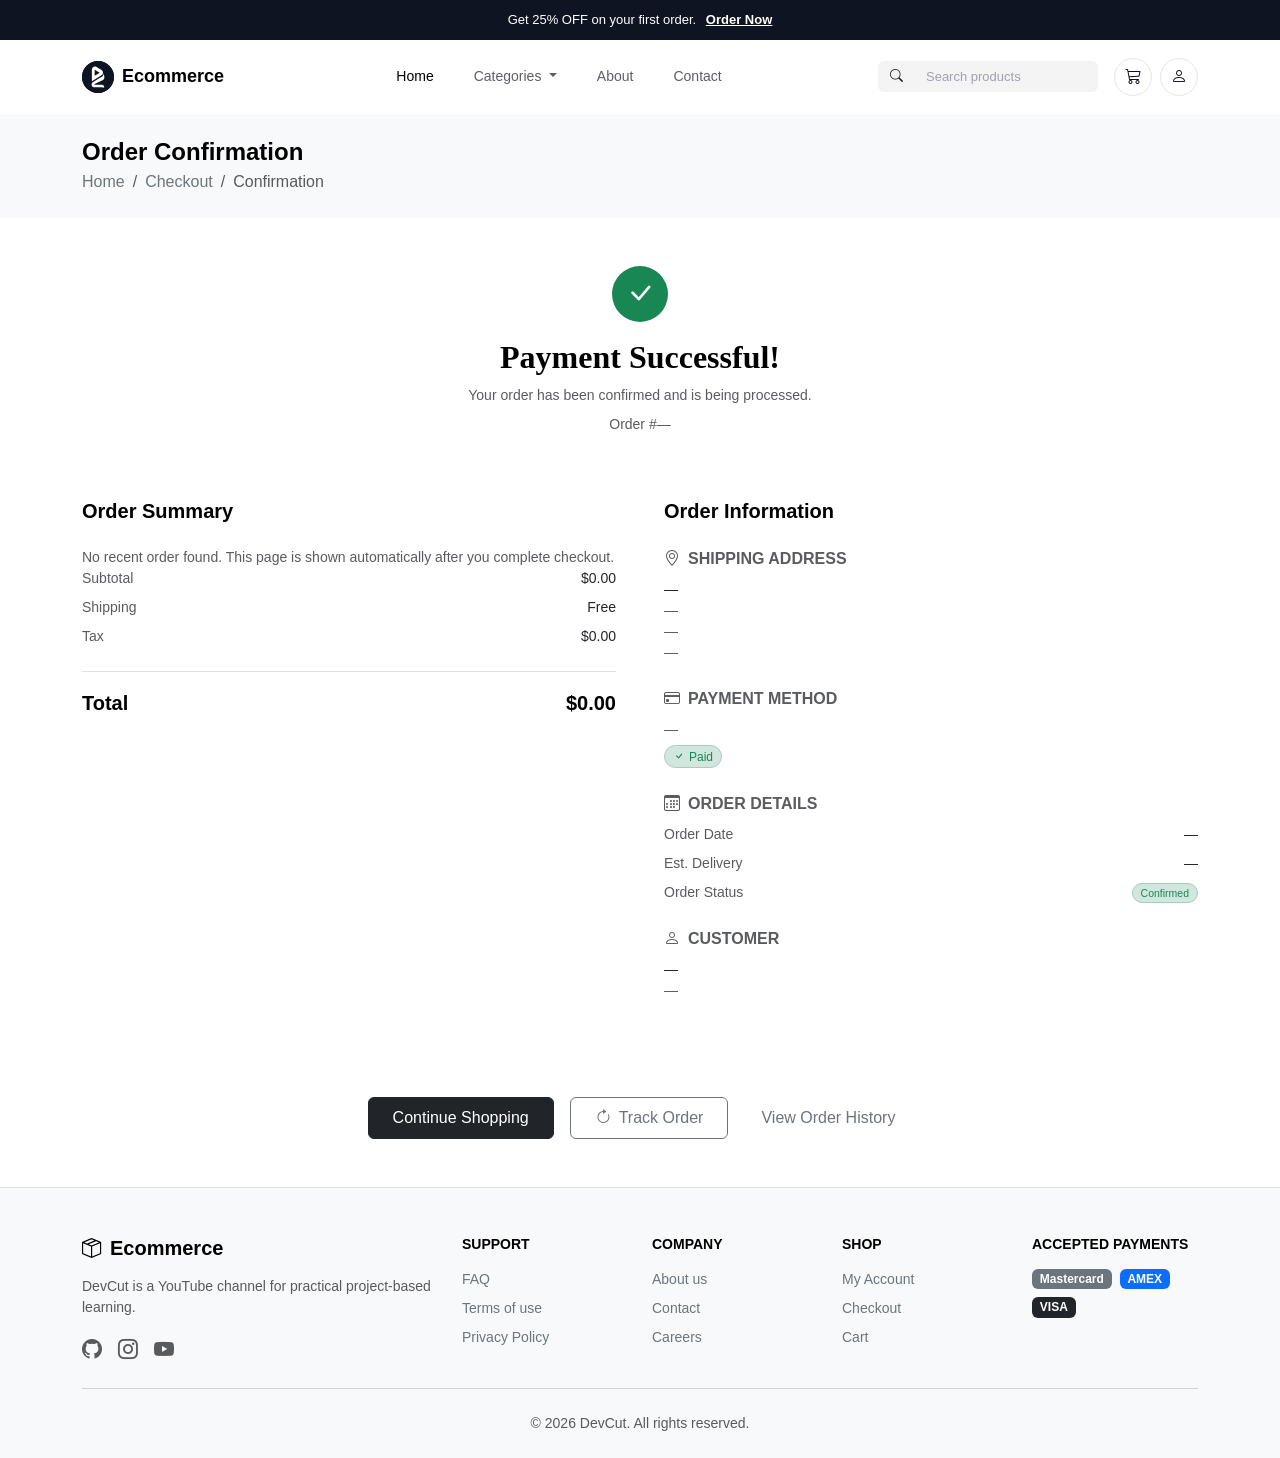
<file: payment-success.html>
<!doctype html>
<html lang="en">
  <head>
    <meta charset="UTF-8" />
    <meta name="viewport" content="width=device-width, initial-scale=1.0" />
    <title>Ecommerce - Payment Success</title>

    <!-- Bootstrap CSS عبر CDN -->
    <link
      href="https://cdn.jsdelivr.net/npm/bootstrap@5.3.3/dist/css/bootstrap.min.css"
      rel="stylesheet"
    />

    <!-- Bootstrap Icons عبر CDN -->
    <link
      rel="stylesheet"
      href="https://cdn.jsdelivr.net/npm/bootstrap-icons@1.11.3/font/bootstrap-icons.min.css"
    />

    <!-- ملف CSS الخاص بك -->
    <link rel="stylesheet" href="./Style/style.css" />
  </head>
  <body class="d-flex flex-column min-vh-100 bg-white">
    <!-- Top Announcement Bar -->
     <header>
      <!-- Notification Bar -->
      <div class="notification-bar">
        <span>Get 25% OFF on your first order.</span>
        <a href="#">Order Now</a>
      </div>

      <!-- Navbar -->
      <nav class="navbar navbar-expand-lg main-navbar bg-white">
        <div class="container">
          <!-- Logo -->
          <a class="navbar-brand" href="#">
            <span class="brand-icon"
              ><svg
                width="40"
                height="40"
                viewBox="0 0 40 40"
                fill="none"
                xmlns="http://www.w3.org/2000/svg"
              >
                <rect width="40" height="40" rx="20" fill="#0E1422" />
                <path
                  d="M24.4769 11.3485L18.204 7.55509C17.6119 7.19292 16.9388 7.0015 16.2532 7.00031C14.2094 7.00031 12.3348 8.71225 12.3348 11.105V25.3073L24.4769 17.9669C26.9083 16.4947 26.9083 12.82 24.4769 11.3485ZM15.8484 18.448V10.8679L22.1163 14.6567L15.8484 18.448Z"
                  fill="white"
                />
                <path
                  d="M27.8489 32.9844C27.8489 33.0273 15.9908 32.966 15.9908 32.966L14.9434 32.8425C13.2467 32.644 11.9443 31.1233 12.002 29.3346C12.002 29.2917 12.0057 29.2519 12.0081 29.2103C12.0547 28.4365 12.3261 27.6961 12.7858 27.0885C12.9725 26.8461 13.2009 26.6425 13.4592 26.4882L22.4782 21.0725C24.3414 19.9535 25.8931 19.562 26.6999 17.5341C26.9974 16.7757 27.126 15.9562 27.0757 15.1379L27.0446 14.5865L27.9651 19.9204C28.083 20.8264 27.9013 21.7537 27.4211 22.5169C27.1326 22.9785 26.7475 23.3653 26.2951 23.6479L15.8295 28.8943C15.8191 28.9006 15.809 28.9074 15.7993 28.9149C15.5127 29.1293 15.6896 29.6069 16.0403 29.5867L24.7515 29.6403C26.4433 29.5417 27.8526 31.2112 27.8489 32.9844Z"
                  fill="white"
                />
              </svg>
            </span>
            Ecommerce
          </a>

          <!-- Toggler for mobile -->
          <button
            class="navbar-toggler"
            type="button"
            data-bs-toggle="collapse"
            data-bs-target="#mainNavbarContent"
          >
            <span class="navbar-toggler-icon"></span>
          </button>

          <div class="collapse navbar-collapse" id="mainNavbarContent">
            <!-- Menu Links -->
            <ul
              class="navbar-nav mx-auto mb-2 mb-lg-0 gap-lg-4 align-items-lg-center"
            >
              <li class="nav-item">
                <a class="nav-link active" href="index.html">Home</a>
              </li>
              <li class="nav-item dropdown">
                <a
                  class="nav-link dropdown-toggle"
                  href="listing.html"
                  role="button"
                  data-bs-toggle="dropdown"
                >
                  Categories
                </a>
                <ul class="dropdown-menu">
                  <li><a class="dropdown-item" href="listing.html?gender=men">Men</a></li>
                  <li><a class="dropdown-item" href="listing.html?gender=women">Women</a></li>
                  <li><a class="dropdown-item" href="listing.html?category=accessories">Accessories</a></li>
                </ul>
              </li>
              <li class="nav-item">
                <a class="nav-link" href="about.html">About</a>
              </li>
              <li class="nav-item">
                <a class="nav-link" href="contact.html">Contact</a>
              </li>
            </ul>

            <!-- Search Box -->



<form class="d-flex search-box me-lg-3 mb-2 mb-lg-0" role="search">
  <div class="input-group">
    <span class="input-group-text">
      <i class="bi bi-search"></i>
    </span>
    <input
      type="search"
      class="form-control"
      placeholder="Search products"
    />
  </div>
</form>
<!-- Icons -->
<div class="d-flex align-items-center gap-2">
  <a href="#" class="icon-btn" aria-label="Cart">
    <i class="bi bi-cart3"></i>
  </a>
  <a href="#" class="icon-btn" aria-label="My Account">
    <i class="bi bi-person"></i>
  </a>
</div>
          </div>
        </div>
      </nav>
    </header>

    <!-- Breadcrumb Section -->
    <div class="bg-light py-4 mb-5">
      <div class="container">
        <h4 class="fw-bold mb-1">Order Confirmation</h4>
        <nav aria-label="breadcrumb">
          <ol class="breadcrumb mb-0 small">
            <li class="breadcrumb-item">
              <a href="index.html" class="text-secondary text-decoration-none">Home</a>
            </li>
            <li class="breadcrumb-item">
              <a href="checkout.html" class="text-secondary text-decoration-none"
                >Checkout</a
              >
            </li>
            <li class="breadcrumb-item active" aria-current="page">
              Confirmation
            </li>
          </ol>
        </nav>
      </div>
    </div>

    <!-- Success Message Header -->
    <div class="container text-center mb-5">
      <div
        class="d-inline-flex align-items-center justify-content-center bg-success text-white rounded-circle mb-3"
        style="width: 56px; height: 56px"
      >
        <i class="bi bi-check-lg fs-3"></i>
      </div>
      <h2 class="fw-bold mb-2">Payment Successful!</h2>
      <p class="text-muted small mb-2">
        Your order has been confirmed and is being processed.
      </p>
      <p class="text-muted small fw-medium">Order <span id="orderNumber">#—</span></p>
    </div>

    <!-- Main Content: Order Summary & Details -->
    <div class="container mb-5">
      <div class="row g-5">
        <!-- Left Column: Order Summary -->
        <div class="col-lg-6 border-end-lg">
          <h5 class="fw-bold mb-4">Order Summary</h5>

          <!-- Product Items (filled from the placed order) -->
          <div id="orderItemsList"></div>

          <!-- Pricing Totals -->
          <div class="d-flex justify-content-between text-muted small mb-2">
            <span>Subtotal</span>
            <span class="text-dark fw-medium" id="psSubtotal">$0.00</span>
          </div>
          <div class="d-flex justify-content-between text-muted small mb-2">
            <span>Shipping</span>
            <span class="text-dark fw-medium" id="psShipping">Free</span>
          </div>
          <div class="d-flex justify-content-between text-muted small mb-4">
            <span>Tax</span>
            <span class="text-dark fw-medium" id="psTax">$0.00</span>
          </div>
          <div
            class="d-flex justify-content-between fw-bold fs-5 pt-3 border-top"
          >
            <span>Total</span>
            <span id="psTotal">$0.00</span>
          </div>
        </div>

        <!-- Right Column: Order Information -->
        <div class="col-lg-6">
          <h5 class="fw-bold mb-4">Order Information</h5>

          <!-- Shipping Address Section -->
          <div class="mb-4">
            <div
              class="d-flex align-items-center gap-2 text-muted extra-small text-uppercase fw-bold mb-2"
            >
              <i class="bi bi-geo-alt"></i>
              <span>Shipping Address</span>
            </div>
            <p class="mb-0 small fw-medium text-dark" id="psShipName">—</p>
            <p class="mb-0 small text-muted" id="psShipStreet">—</p>
            <p class="mb-0 small text-muted" id="psShipCityLine">—</p>
            <p class="mb-0 small text-muted" id="psShipCountry">—</p>
          </div>

          <!-- Payment Method Section -->
          <div class="mb-4">
            <div
              class="d-flex align-items-center gap-2 text-muted extra-small text-uppercase fw-bold mb-2"
            >
              <i class="bi bi-credit-card"></i>
              <span>Payment Method</span>
            </div>
            <p class="mb-1 small text-muted" id="psPayment">—</p>
            <span
              class="badge bg-success-subtle text-success border border-success-subtle rounded-pill fw-normal px-2 extra-small"
            >
              <i class="bi bi-check me-1"></i>Paid
            </span>
          </div>

          <!-- Order Details Section -->
          <div class="mb-4">
            <div
              class="d-flex align-items-center gap-2 text-muted extra-small text-uppercase fw-bold mb-2"
            >
              <i class="bi bi-calendar3"></i>
              <span>Order Details</span>
            </div>
            <div class="row g-2 small">
              <div class="col-6 text-muted">Order Date</div>
              <div class="col-6 text-end fw-medium text-dark" id="psOrderDate">
                —
              </div>
              <div class="col-6 text-muted">Est. Delivery</div>
              <div class="col-6 text-end fw-medium text-dark" id="psDelivery">
                —
              </div>
              <div class="col-6 text-muted">Order Status</div>
              <div class="col-6 text-end">
                <span
                  class="badge bg-success-subtle text-success border border-success-subtle rounded-pill fw-normal px-2 extra-small"
                  >Confirmed</span
                >
              </div>
            </div>
          </div>

          <!-- Customer Section -->
          <div class="mb-4">
            <div
              class="d-flex align-items-center gap-2 text-muted extra-small text-uppercase fw-bold mb-2"
            >
              <i class="bi bi-person"></i>
              <span>Customer</span>
            </div>
            <p class="mb-0 small fw-medium text-dark" id="psCustName">—</p>
            <p class="mb-0 small text-muted" id="psCustEmail">—</p>
            <p class="mb-0 small text-muted d-none" id="psCustPhone"></p>
          </div>
        </div>
      </div>

      <!-- Bottom Action Buttons -->
      <div
        class="d-flex flex-wrap align-items-center justify-content-center gap-3 mt-5 pt-4"
      >
        <a href="index.html" class="btn btn-dark px-4 py-2 fw-medium"
          >Continue Shopping</a
        >
        <a href="#" id="trackOrder" class="btn btn-outline-secondary px-4 py-2 fw-medium"
          ><i class="bi bi-arrow-clockwise me-2"></i>Track Order</a
        >
        <a
          href="#"
          id="orderHistory"
          class="btn btn-link text-decoration-none text-secondary px-3 py-2 fw-medium"
          >View Order History</a
        >
      </div>
    </div>

    <!-- Footer -->
    <footer class="bg-light pt-5 pb-4 mt-auto border-top">
      <div class="container">
        <div class="row g-4">
          <div class="col-md-4">
            <h5 class="fw-bold mb-3">
              <i class="bi bi-box-seam me-2"></i>Ecommerce
            </h5>
            <p class="text-muted small">
              DevCut is a YouTube channel for practical project-based learning.
            </p>
            <div class="d-flex gap-3 text-muted">
              <i class="bi bi-github fs-5"></i>
              <i class="bi bi-instagram fs-5"></i>
              <i class="bi bi-youtube fs-5"></i>
            </div>
          </div>
          <div class="col-6 col-md-2">
            <h6 class="fw-bold mb-3 text-uppercase small">Support</h6>
            <ul class="list-unstyled text-muted small">
              <li class="mb-2">
                <a href="#" class="text-decoration-none text-secondary">FAQ</a>
              </li>
              <li class="mb-2">
                <a href="#" class="text-decoration-none text-secondary"
                  >Terms of use</a
                >
              </li>
              <li class="mb-2">
                <a href="#" class="text-decoration-none text-secondary"
                  >Privacy Policy</a
                >
              </li>
            </ul>
          </div>
          <div class="col-6 col-md-2">
            <h6 class="fw-bold mb-3 text-uppercase small">Company</h6>
            <ul class="list-unstyled text-muted small">
              <li class="mb-2">
                <a href="#" class="text-decoration-none text-secondary"
                  >About us</a
                >
              </li>
              <li class="mb-2">
                <a href="#" class="text-decoration-none text-secondary"
                  >Contact</a
                >
              </li>
              <li class="mb-2">
                <a href="#" class="text-decoration-none text-secondary"
                  >Careers</a
                >
              </li>
            </ul>
          </div>
          <div class="col-6 col-md-2">
            <h6 class="fw-bold mb-3 text-uppercase small">Shop</h6>
            <ul class="list-unstyled text-muted small">
              <li class="mb-2">
                <a href="#" class="text-decoration-none text-secondary"
                  >My Account</a
                >
              </li>
              <li class="mb-2">
                <a href="#" class="text-decoration-none text-secondary"
                  >Checkout</a
                >
              </li>
              <li class="mb-2">
                <a href="#" class="text-decoration-none text-secondary">Cart</a>
              </li>
            </ul>
          </div>
          <div class="col-6 col-md-2">
            <h6 class="fw-bold mb-3 text-uppercase small">Accepted Payments</h6>
            <div class="d-flex gap-2 flex-wrap">
              <span class="badge bg-secondary">Mastercard</span>
              <span class="badge bg-primary">AMEX</span>
              <span class="badge bg-dark">VISA</span>
            </div>
          </div>
        </div>
        <hr class="my-4 text-muted opacity-25" />
        <p class="text-center text-muted small mb-0">
          &copy; 2026 DevCut. All rights reserved.
        </p>
      </div>
    </footer>

    <!-- Bootstrap JS Bundle عبر CDN -->
    <script src="https://cdn.jsdelivr.net/npm/bootstrap@5.3.3/dist/js/bootstrap.bundle.min.js"></script>
    <script src="js/products.js"></script>
    <script src="js/common.js"></script>
    <script src="js/payment-success.js"></script>
  </body>
</html>
</file>
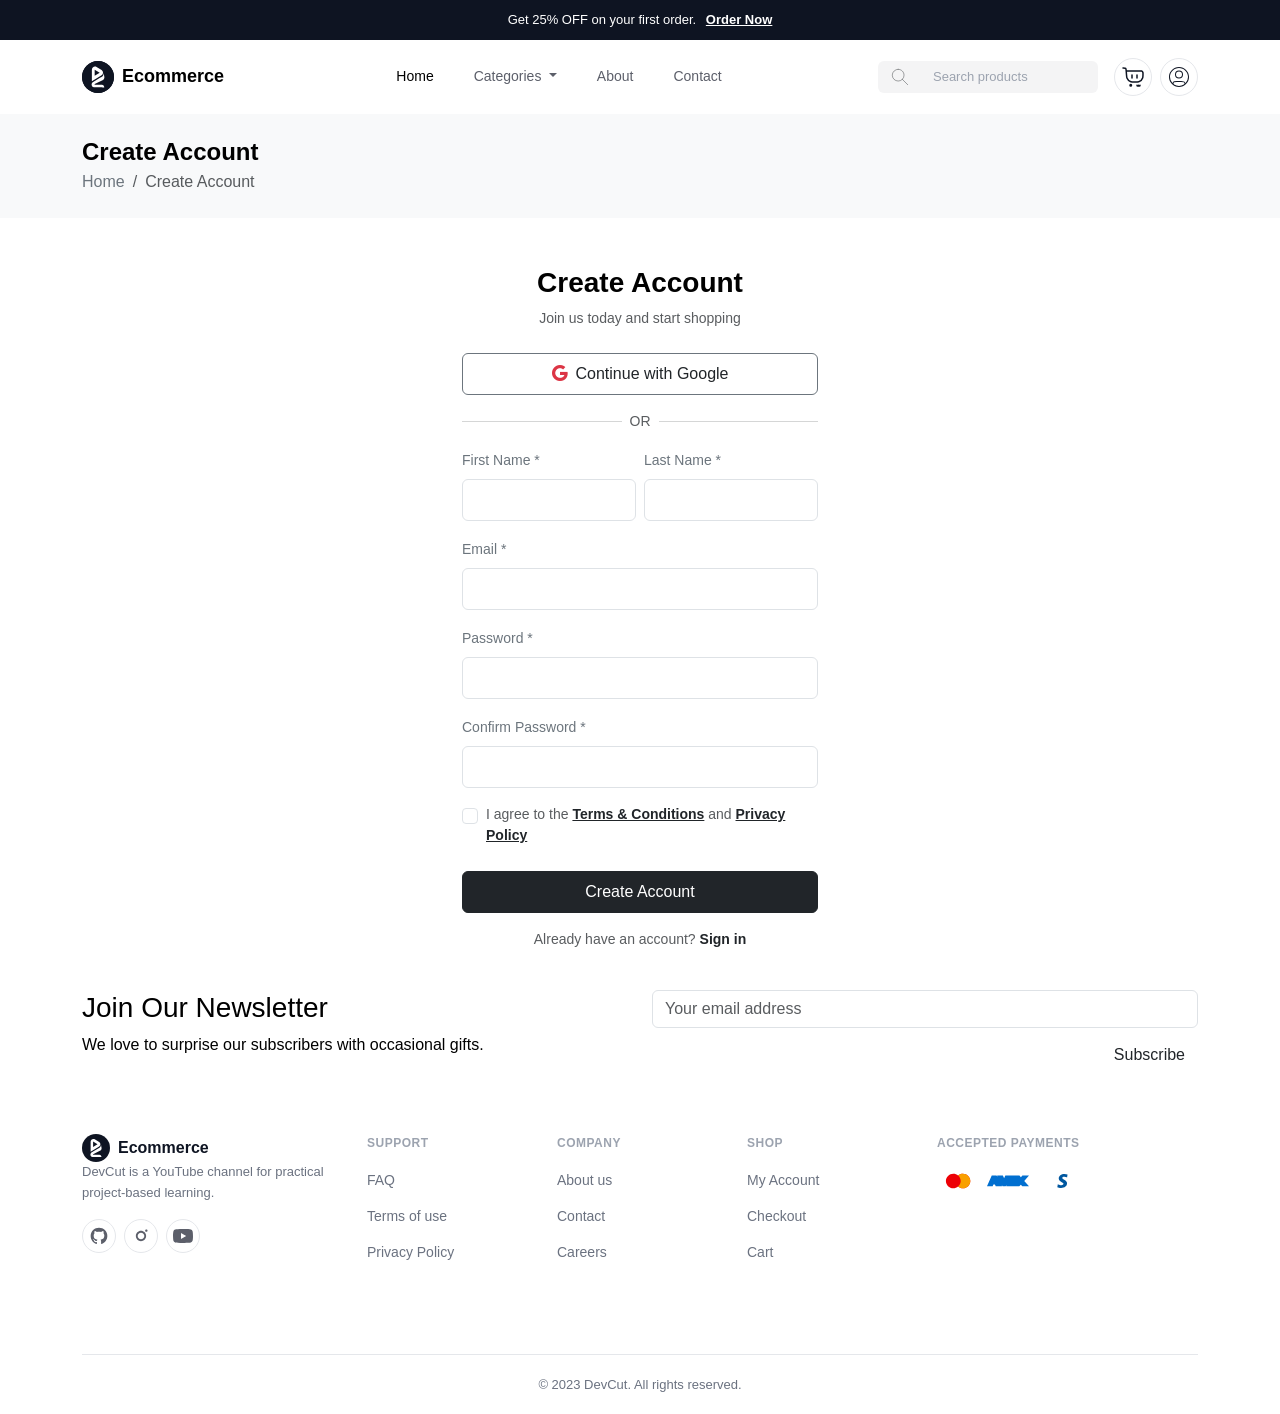
<file: sign up.html>
<!doctype html>
<html lang="en">
  <head>
    <meta charset="UTF-8" />
    <meta name="viewport" content="width=device-width, initial-scale=1.0" />
    <title>Ecommerce - Create Account</title>

    <!-- Bootstrap CSS -->
    <link
      href="https://cdn.jsdelivr.net/npm/bootstrap@5.3.8/dist/css/bootstrap.min.css"
      rel="stylesheet"
      integrity="sha384-sRIl4kxILFvY47J16cr9ZwB07vP4J8+LH7qKQnuqkuIAvNWLzeN8tE5YBujZqJLB"
      crossorigin="anonymous"
    />

    <!-- Bootstrap Icons عبر CDN -->
    <link
      rel="stylesheet"
      href="https://cdn.jsdelivr.net/npm/bootstrap-icons@1.11.3/font/bootstrap-icons.min.css"
    />

    <!-- ملف CSS الخاص بك -->
    <link rel="stylesheet" href="./Style/style.css" />
  </head>
  <body class="d-flex flex-column min-vh-100">
    <!-- Header -->
    <header>
      <!-- Notification Bar -->
      <div class="notification-bar">
        <span>Get 25% OFF on your first order.</span> <a href="#">Order Now</a>
      </div>
      <!-- Navbar -->
      <nav class="navbar navbar-expand-lg main-navbar bg-white">
        <div class="container">
          <!-- Logo -->
          <a class="navbar-brand" href="#">
            <span class="brand-icon">
              <svg
                width="40"
                height="40"
                viewBox="0 0 40 40"
                fill="none"
                xmlns="http://www.w3.org/2000/svg"
              >
                <rect width="40" height="40" rx="20" fill="#0E1422" />
                <path
                  d="M24.4769 11.3485L18.204 7.55509C17.6119 7.19292 16.9388 7.0015 16.2532 7.00031C14.2094 7.00031 12.3348 8.71225 12.3348 11.105V25.3073L24.4769 17.9669C26.9083 16.4947 26.9083 12.82 24.4769 11.3485ZM15.8484 18.448V10.8679L22.1163 14.6567L15.8484 18.448Z"
                  fill="white"
                />
                <path
                  d="M27.8489 32.9844C27.8489 33.0273 15.9908 32.966 15.9908 32.966L14.9434 32.8425C13.2467 32.644 11.9443 31.1233 12.002 29.3346C12.002 29.2917 12.0057 29.2519 12.0081 29.2103C12.0547 28.4365 12.3261 27.6961 12.7858 27.0885C12.9725 26.8461 13.2009 26.6425 13.4592 26.4882L22.4782 21.0725C24.3414 19.9535 25.8931 19.562 26.6999 17.5341C26.9974 16.7757 27.126 15.9562 27.0757 15.1379L27.0446 14.5865L27.9651 19.9204C28.083 20.8264 27.9013 21.7537 27.4211 22.5169C27.1326 22.9785 26.7475 23.3653 26.2951 23.6479L15.8295 28.8943C15.8191 28.9006 15.809 28.9074 15.7993 28.9149C15.5127 29.1293 15.6896 29.6069 16.0403 29.5867L24.7515 29.6403C26.4433 29.5417 27.8526 31.2112 27.8489 32.9844Z"
                  fill="white"
                />
              </svg>
            </span>
            Ecommerce
          </a>
          <!-- Toggler for mobile -->
          <button
            class="navbar-toggler"
            type="button"
            data-bs-toggle="collapse"
            data-bs-target="#mainNavbarContent"
          >
            <span class="navbar-toggler-icon"></span>
          </button>
          <div class="collapse navbar-collapse" id="mainNavbarContent">
            <!-- Menu Links -->
            <ul
              class="navbar-nav mx-auto mb-2 mb-lg-0 gap-lg-4 align-items-lg-center"
            >
              <li class="nav-item">
                <a class="nav-link active" href="index.html"> Home </a>
              </li>
              <li class="nav-item dropdown">
                <a
                  class="nav-link dropdown-toggle"
                  href="listing.html"
                  role="button"
                  data-bs-toggle="dropdown"
                >
                  Categories
                </a>
                <ul class="dropdown-menu">
                  <li>
                    <a class="dropdown-item" href="listing.html?gender=men">
                      Men
                    </a>
                  </li>
                  <li>
                    <a class="dropdown-item" href="listing.html?gender=women">
                      Women
                    </a>
                  </li>
                  <li>
                    <a
                      class="dropdown-item"
                      href="listing.html?category=accessories"
                    >
                      Accessories
                    </a>
                  </li>
                </ul>
              </li>
              <li class="nav-item">
                <a class="nav-link" href="about.html"> About </a>
              </li>
              <li class="nav-item">
                <a class="nav-link" href="contact.html"> Contact </a>
              </li>
            </ul>
            <!-- Search Box -->
            <form class="d-flex search-box me-lg-3 mb-2 mb-lg-0" role="search">
              <div class="input-group">
                <span class="input-group-text">
                  <svg
                    xmlns="http://www.w3.org/2000/svg"
                    width="20"
                    height="20"
                    viewBox="0 0 48 48"
                  >
                    <path d="M0 0h48v48H0z" fill="none" />
                    <path
                      fill="none"
                      stroke="currentColor"
                      stroke-linecap="round"
                      stroke-linejoin="round"
                      d="M19.607 5.5c7.772 0 14.045 6.304 14.045 14.107a14.026 14.026 0 0 1-14.045 14.045C11.804 33.652 5.5 27.38 5.5 19.607A14.09 14.09 0 0 1 19.607 5.5m9.923 24.03L42.5 42.5"
                    />
                  </svg>
                </span>
                <input
                  type="search"
                  class="form-control"
                  placeholder="Search products"
                />
              </div>
            </form>
            <!-- Icons -->
            <div class="d-flex align-items-center gap-2">
              <!-- Cart -->
              <a href="#" class="icon-btn" aria-label="Cart">
                <svg
                  xmlns="http://www.w3.org/2000/svg"
                  width="24"
                  height="24"
                  viewBox="0 0 24 24"
                >
                  <path d="M0 0h24v24H0z" fill="none" />
                  <path
                    fill="none"
                    stroke="currentColor"
                    stroke-linecap="round"
                    stroke-linejoin="round"
                    stroke-width="1.5"
                    d="M10.5 20.25a.75.75 0 1 1-1.5 0a.75.75 0 0 1 1.5 0m8.5 0a.75.75 0 1 1-1.5 0a.75.75 0 1 1-1.5 0M2 3h.207c1.324 0 1.987 0 2.419.402s.479 1.063.573 2.384l.251 3.519c.142 1.989.213 2.983.515 3.791a6 6 0 0 0 3.931 3.661c.828.243 1.83.243 3.836.243c2.105 0 3.158 0 4.01-.258a6 6 0 0 0 4-4C22 11.89 22 10.843 22 8.75c0-.698 0-1.047-.086-1.33a2 2 0 0 0-1.333-1.334C20.297 6 19.948 6 19.25 6H5.5M16 10v3m-5-3v3"
                  />
                </svg>
              </a>
              <!-- Account -->
              <a href="#" class="icon-btn" aria-label="My Account">
                <svg
                  xmlns="http://www.w3.org/2000/svg"
                  width="24"
                  height="24"
                  viewBox="0 0 48 48"
                >
                  <path d="M0 0h48v48H0z" fill="none" />
                  <g
                    fill="currentColor"
                    fill-rule="evenodd"
                    clip-rule="evenodd"
                  >
                    <path
                      d="M24 27a8 8 0 1 0 0-16a8 8 0 0 0 0 16m0-2a6 6 0 1 0 0-12a6 6 0 0 0 0 12"
                    />
                    <path
                      d="M44 24c0 11.046-8.954 20-20 20S4 35.046 4 24S12.954 4 24 4s20 8.954 20 20M33.63 39.21A17.9 17.9 0 0 1 24 42a17.9 17.9 0 0 1-9.831-2.92q-.36-.45-.73-.93A2.14 2.14 0 0 1 13 36.845c0-1.077.774-1.98 1.809-2.131c6.845-1 11.558-.914 18.412.035A2.08 2.08 0 0 1 35 36.818c0 .48-.165.946-.463 1.31q-.461.561-.907 1.082m3.355-2.744c-.16-1.872-1.581-3.434-3.49-3.698c-7.016-.971-11.92-1.064-18.975-.033c-1.92.28-3.335 1.856-3.503 3.733A17.94 17.94 0 0 1 6 24c0-9.941 8.059-18 18-18s18 8.059 18 18a17.94 17.94 0 0 1-5.015 12.466"
                    />
                  </g>
                </svg>
              </a>
            </div>
          </div>
        </div>
      </nav>
    </header>

    <!-- Breadcrumb -->
    <div class="bg-light py-4 mb-4">
      <div class="container">
        <h4 class="fw-bold mb-1">Create Account</h4>
        <nav aria-label="breadcrumb">
          <ol class="breadcrumb mb-0 small">
            <li class="breadcrumb-item">
              <a href="#" class="text-secondary text-decoration-none">Home</a>
            </li>
            <li class="breadcrumb-item active" aria-current="page">
              Create Account
            </li>
          </ol>
        </nav>
      </div>
    </div>

    <!-- Main Content (Signup Form) -->
    <div class="container my-auto py-4">
      <div class="row justify-content-center">
        <div class="col-md-5 col-lg-4">
          <div class="text-center mb-4">
            <h3 class="fw-bold">Create Account</h3>
            <p class="text-muted small">Join us today and start shopping</p>
          </div>
          <button
            type="button"
            id="googleBtn"
            class="btn btn-outline-secondary w-100 py-2 mb-3 d-flex align-items-center justify-content-center gap-2 text-dark border-opacity-25"
          >
            <i class="bi bi-google text-danger"></i>
            Continue with Google
          </button>

          <!-- Divider -->
          <div class="d-flex align-items-center my-3">
            <hr class="flex-grow-1 text-muted opacity-25 m-0" />
            <span class="px-2 text-muted small">OR</span>
            <hr class="flex-grow-1 text-muted opacity-25 m-0" />
          </div>

          <!-- Signup Form -->

          <form id="signupForm" novalidate>
            <div
              id="signupError"
              class="alert alert-danger d-none py-2 small"
            ></div>
            <div class="row g-2 mb-3">
              <div class="col-6">
                <label class="form-label small text-secondary"
                  >First Name *</label
                >
                <input type="text" class="form-control py-2" id="firstName" />
              </div>
              <div class="col-6">
                <label class="form-label small text-secondary"
                  >Last Name *</label
                >
                <input type="text" class="form-control py-2" id="lastName" />
              </div>
            </div>
            <div class="mb-3">
              <label class="form-label small text-secondary">Email *</label>
              <input type="email" class="form-control py-2" id="email" />
            </div>
            <div class="mb-3">
              <label class="form-label small text-secondary">Password *</label>
              <input type="password" class="form-control py-2" id="password" />
            </div>
            <div class="mb-3">
              <label class="form-label small text-secondary"
                >Confirm Password *</label
              >
              <input
                type="password"
                class="form-control py-2"
                id="confirmPassword"
              />
            </div>
            <!-- keep the terms checkbox, but add id="termsCheck" (you already have it) and remove required -->

            <div class="form-check mb-4">
              <input class="form-check-input" type="checkbox" id="termsCheck" />
              <label class="form-check-label small text-muted" for="termsCheck">
                I agree to the
                <a href="#" class="text-dark fw-bold">Terms & Conditions</a> and
                <a href="#" class="text-dark fw-bold">Privacy Policy</a>
              </label>
            </div>

            <button type="submit" class="btn btn-dark w-100 py-2 mb-3">
              Create Account
            </button>
          </form>

          <!-- رابط يرجعك لصفحة Login -->
          <p class="text-center small text-muted">
            Already have an account?
            <a href="signin.html" class="text-dark fw-bold text-decoration-none"
              >Sign in</a
            >
          </p>
        </div>
      </div>
    </div>

    <!-- Newsletter Section -->
    <section class="newsletter-section">
      <div class="container">
        <div class="row align-items-center">
          <div class="col-lg-6">
            <h3>Join Our Newsletter</h3>
            <p>We love to surprise our subscribers with occasional gifts.</p>
          </div>
          <div class="col-lg-6">
            <form class="d-flex justify-content-lg-end gap-2 flex-wrap">
              <input
                type="email"
                class="form-control newsletter-input"
                placeholder="Your email address"
              />
              <button type="submit" class="btn btn-subscribe">Subscribe</button>
            </form>
          </div>
        </div>
      </div>
    </section>

    <!-- Footer -->
    <footer class="site-footer">
      <div class="container">
        <div class="row">
          <!-- Logo & Social -->
          <div class="col-lg-3 mb-4">
            <a href="#" class="footer-logo">
              <span class="footer-logo-icon">
                <svg
                  width="40"
                  height="40"
                  viewBox="0 0 40 40"
                  fill="none"
                  xmlns="http://www.w3.org/2000/svg"
                >
                  <rect width="40" height="40" rx="20" fill="#0E1422" />

                  <path
                    d="M24.4769 11.3485L18.204 7.55509C17.6119 7.19292 16.9388 7.0015 16.2532 7.00031C14.2094 7.00031 12.3348 8.71225 12.3348 11.105V25.3073L24.4769 17.9669C26.9083 16.4947 26.9083 12.82 24.4769 11.3485ZM15.8484 18.448V10.8679L22.1163 14.6567L15.8484 18.448Z"
                    fill="white"
                  />

                  <path
                    d="M27.8489 32.9844C27.8489 33.0273 15.9908 32.966 15.9908 32.966L14.9434 32.8425C13.2467 32.644 11.9443 31.1233 12.002 29.3346C12.0547 28.4365 12.3261 27.6961 12.7858 27.0885C12.9725 26.8461 13.2009 26.6425 13.4592 26.4882L22.4782 21.0725C24.3414 19.9535 25.8931 19.562 26.6999 17.5341C26.9974 16.7757 27.126 15.9562 27.0757 15.1379L27.0446 14.5865L27.9651 19.9204C28.083 20.8264 27.9013 21.7537 27.4211 22.5169C27.1326 22.9785 26.7475 23.3653 26.2951 23.6479L15.8295 28.8943C15.8191 28.9006 15.809 28.9074 15.7993 28.9149C15.5127 29.1293 15.6896 29.6069 16.0403 29.5867L24.7515 29.6403C26.4433 29.5417 27.8526 31.2112 27.8489 32.9844Z"
                    fill="white"
                  />
                </svg>
              </span>

              <span>Ecommerce</span>
            </a>

            <p>
              DevCut is a YouTube channel for practical project-based learning.
            </p>

            <!-- Social Icons -->
            <div class="footer-socials">
              <!-- GitHub -->
              <a href="#" class="footer-social" aria-label="GitHub">
                <svg
                  width="20"
                  height="20"
                  viewBox="0 0 24 24"
                  fill="none"
                  xmlns="http://www.w3.org/2000/svg"
                >
                  <path
                    d="M12 2C10.6868 2 9.38642 2.25866 8.17317 2.7612C6.95991 3.26375 5.85752 4.00035 4.92893 4.92893C3.05357 6.8043 2 9.34784 2 12C2 16.42 4.87 20.17 8.84 21.5C9.34 21.58 9.5 21.27 9.5 21V19.31C6.73 19.91 6.14 17.97 6.14 17.97C5.68 16.81 5.03 16.5 5.03 16.5C4.12 15.88 5.1 15.9 5.1 15.9C6.1 15.97 6.63 16.93 6.63 16.93C7.5 18.45 8.97 18 9.54 17.76C9.63 17.11 9.89 16.67 10.17 16.42C7.95 16.17 5.62 15.31 5.62 11.5C5.62 10.39 6 9.5 6.65 8.79C6.55 8.54 6.2 7.5 6.75 6.15C6.75 6.15 7.59 5.88 9.5 7.17C10.29 6.95 11.15 6.84 12 6.84C12.85 6.84 13.71 6.95 14.5 7.17C16.41 5.88 17.25 6.15 17.25 6.15C17.8 7.5 17.45 8.54 17.35 8.79C18 9.5 18.38 10.39 18.38 11.5C18.38 15.32 16.04 16.16 13.81 16.41C14.17 16.72 14.5 17.33 14.5 18.26V21C14.5 21.27 14.66 21.59 15.17 21.5C19.14 20.16 22 16.42 22 12C22 10.6868 21.7413 9.38642 21.2388 8.17317C20.7362 6.95991 19.9997 5.85752 19.0711 4.92893C18.1425 4.00035 17.0401 3.26375 15.8268 2.7612C14.6136 2.25866 13.3132 2 12 2Z"
                    fill="#5C5F6A"
                  />
                </svg>
              </a>

              <!-- Instagram -->
              <a href="#" class="footer-social" aria-label="Instagram">
                <svg
                  width="20"
                  height="20"
                  viewBox="0 0 20 20"
                  fill="none"
                  xmlns="http://www.w3.org/2000/svg"
                >
                  <path
                    d="M9.99731 4.86903C7.15795 4.86903 4.86644 7.16058 4.86644 10C4.86644 12.8394 7.15795 15.131 9.99731 15.131C12.8367 15.131 15.1282 12.8394 15.1282 10C15.1282 7.16058 12.8367 4.86903 9.99731 4.86903ZM9.99731 13.3348C8.16111 13.3348 6.66262 11.8362 6.66262 10C6.66262 8.16376 8.16111 6.66525 9.99731 6.66525C11.8335 6.66525 13.332 8.16376 13.332 10C13.332 11.8362 11.8335 13.3348 9.99731 13.3348ZM15.3383 3.46308C14.6754 3.46308 14.14 3.99845 14.14 4.66139C14.14 5.32434 14.6754 5.8597 15.3383 5.8597C16.0013 5.8597 16.5366 5.32684 16.5366 4.66139C16.5368 4.50397 16.5059 4.34806 16.4458 4.20259C16.3856 4.05711 16.2974 3.92493 16.1861 3.81362C16.0748 3.70231 15.9426 3.61405 15.7971 3.5539C15.6516 3.49375 15.4957 3.46289 15.3383 3.46308Z"
                    fill="#5C5F6A"
                  />
                </svg>
              </a>

              <!-- YouTube -->
              <a href="#" class="footer-social" aria-label="YouTube">
                <svg
                  width="20"
                  height="14"
                  viewBox="0 0 20 14"
                  fill="none"
                  xmlns="http://www.w3.org/2000/svg"
                >
                  <path
                    d="M8 10L13.19 7L8 4V10ZM19.56 2.17C19.69 2.64 19.78 3.27 19.84 4.07C19.91 4.87 19.94 5.56 19.94 6.16L20 7C20 9.19 19.84 10.8 19.56 11.83C19.31 12.73 18.73 13.31 17.83 13.56C17.36 13.69 16.5 13.78 15.18 13.84C13.88 13.91 12.69 13.94 11.59 13.94L10 14C5.81 14 3.2 13.84 2.17 13.56C1.27 13.31 0.69 12.73 0.44 11.83C0.31 11.36 0.22 10.73 0.16 9.93C0.09 9.13 0.06 8.44 0.06 7.84L0 7C0 4.81 0.16 3.2 0.44 2.17C0.69 1.27 1.27 0.69 2.17 0.44C2.64 0.31 3.5 0.22 4.82 0.16C6.12 0.09 7.31 0.06 8.41 0.06L10 0C14.19 0 16.8 0.16 17.83 0.44C18.73 0.69 19.31 1.27 19.56 2.17Z"
                    fill="#5C5F6A"
                  />
                </svg>
              </a>
            </div>
          </div>

          <!-- Support -->
          <div class="col-lg-2 col-6 mb-4">
            <div class="footer-heading">Support</div>

            <ul class="list-unstyled footer-links">
              <li><a href="#">FAQ</a></li>
              <li><a href="#">Terms of use</a></li>
              <li><a href="#">Privacy Policy</a></li>
            </ul>
          </div>

          <!-- Company -->
          <div class="col-lg-2 col-6 mb-4">
            <div class="footer-heading">Company</div>

            <ul class="list-unstyled footer-links">
              <li><a href="#">About us</a></li>
              <li><a href="#">Contact</a></li>
              <li><a href="#">Careers</a></li>
            </ul>
          </div>

          <!-- Shop -->
          <div class="col-lg-2 col-6 mb-4">
            <div class="footer-heading">Shop</div>

            <ul class="list-unstyled footer-links">
              <li><a href="#">My Account</a></li>
              <li><a href="#">Checkout</a></li>
              <li><a href="#">Cart</a></li>
            </ul>
          </div>

          <!-- Accepted Payments -->
          <div class="col-lg-3 col-6 mb-4">
            <div class="footer-heading">Accepted Payments</div>

            <div class="payment-icons">
              <div class="payment-icon-placeholder">
                <!-- Mastercard -->
                <svg
                  width="31"
                  height="32"
                  viewBox="0 0 31 32"
                  fill="none"
                  xmlns="http://www.w3.org/2000/svg"
                >
                  <path
                    d="M15.017 22.85C13.3637 24.2432 11.27 25.005 9.108 25C4.078 25 0 20.97 0 16C0 11.03 4.078 7.00002 9.108 7.00002C11.363 7.00002 13.426 7.81002 15.017 9.15002C16.67 7.75705 18.7633 6.99526 20.925 7.00002C25.955 7.00002 30.033 11.03 30.033 16C30.033 20.97 25.955 25 20.925 25C18.7633 25.0048 16.67 24.243 15.017 22.85Z"
                    fill="#ED0006"
                  />
                  <path
                    d="M15.017 22.85C16.0186 22.0115 16.8242 20.9636 17.377 19.7801C17.9299 18.5966 18.2166 17.3063 18.217 16C18.217 13.257 16.975 10.8 15.017 9.15002C16.67 7.75705 18.7633 6.99526 20.925 7.00002C25.955 7.00002 30.033 11.03 30.033 16C30.033 20.97 25.955 25 20.925 25C18.7633 25.0048 16.67 24.243 15.017 22.85Z"
                    fill="#F9A000"
                  />
                </svg>
              </div>

              <div class="payment-icon-placeholder">
                <!-- Amazon -->
                <svg
                  width="46"
                  height="12"
                  viewBox="0 0 46 12"
                  fill="none"
                  xmlns="http://www.w3.org/2000/svg"
                >
                  <path
                    fill-rule="evenodd"
                    clip-rule="evenodd"
                    d="M5.191 0L0 11.826H6.215L6.985 9.941H8.746L9.517 11.827H16.357V10.387L16.967 11.827H20.507L21.116 10.357V11.827H35.343L37.073 9.99L38.693 11.827L46 11.842L40.792 5.946L46 0H38.806L37.122 1.803L35.553 0H20.076L18.746 3.053L17.387 0H11.186V1.39L10.496 0H5.193H5.191Z"
                    fill="#016FD0"
                  />
                </svg>
              </div>

              <div class="payment-icon-placeholder">
                <!-- Visa -->
                <svg
                  width="42"
                  height="14"
                  viewBox="0 0 42 14"
                  fill="none"
                  xmlns="http://www.w3.org/2000/svg"
                >
                  <path
                    d="M27.482 0C28.5269 0 29.5629 0.191 30.534 0.577L30.071 3.503L29.763 3.36C28.9701 2.9927 28.1026 2.81468 27.229 2.84008C25.886 2.84008 25.283 3.43108 25.269 4.00808C25.269 4.64308 25.999 5.06108 27.189 5.68108C29.149 6.64708 30.057 7.82908 30.044 9.37108C30.016 12.184 27.692 14 24.122 14C22.596 13.985 21.126 13.653 20.328 13.279L20.804 10.236L21.252 10.453C22.358 10.958 23.086 11.173 24.444 11.173C25.424 11.173 26.474 10.755 26.487 9.848C26.487 9.256 26.04 8.824 24.724 8.16C23.436 7.511 21.714 6.43 21.742 4.484C21.756 1.845 24.122 0 27.482 0Z"
                    fill="#00579F"
                  />
                </svg>
              </div>
            </div>
          </div>
        </div>

        <!-- Footer Bottom -->
        <div class="footer-bottom">
          &copy; 2023 DevCut. All rights reserved.
        </div>
      </div>
    </footer>

    <script src="https://accounts.google.com/gsi/client" async defer></script>

    <script src="https://cdn.jsdelivr.net/npm/bootstrap@5.3.3/dist/js/bootstrap.bundle.min.js"></script>
    <script src="./js/common.js"></script>
    <script src="./js/signUp.js"></script>
  </body>
</html>
</file>
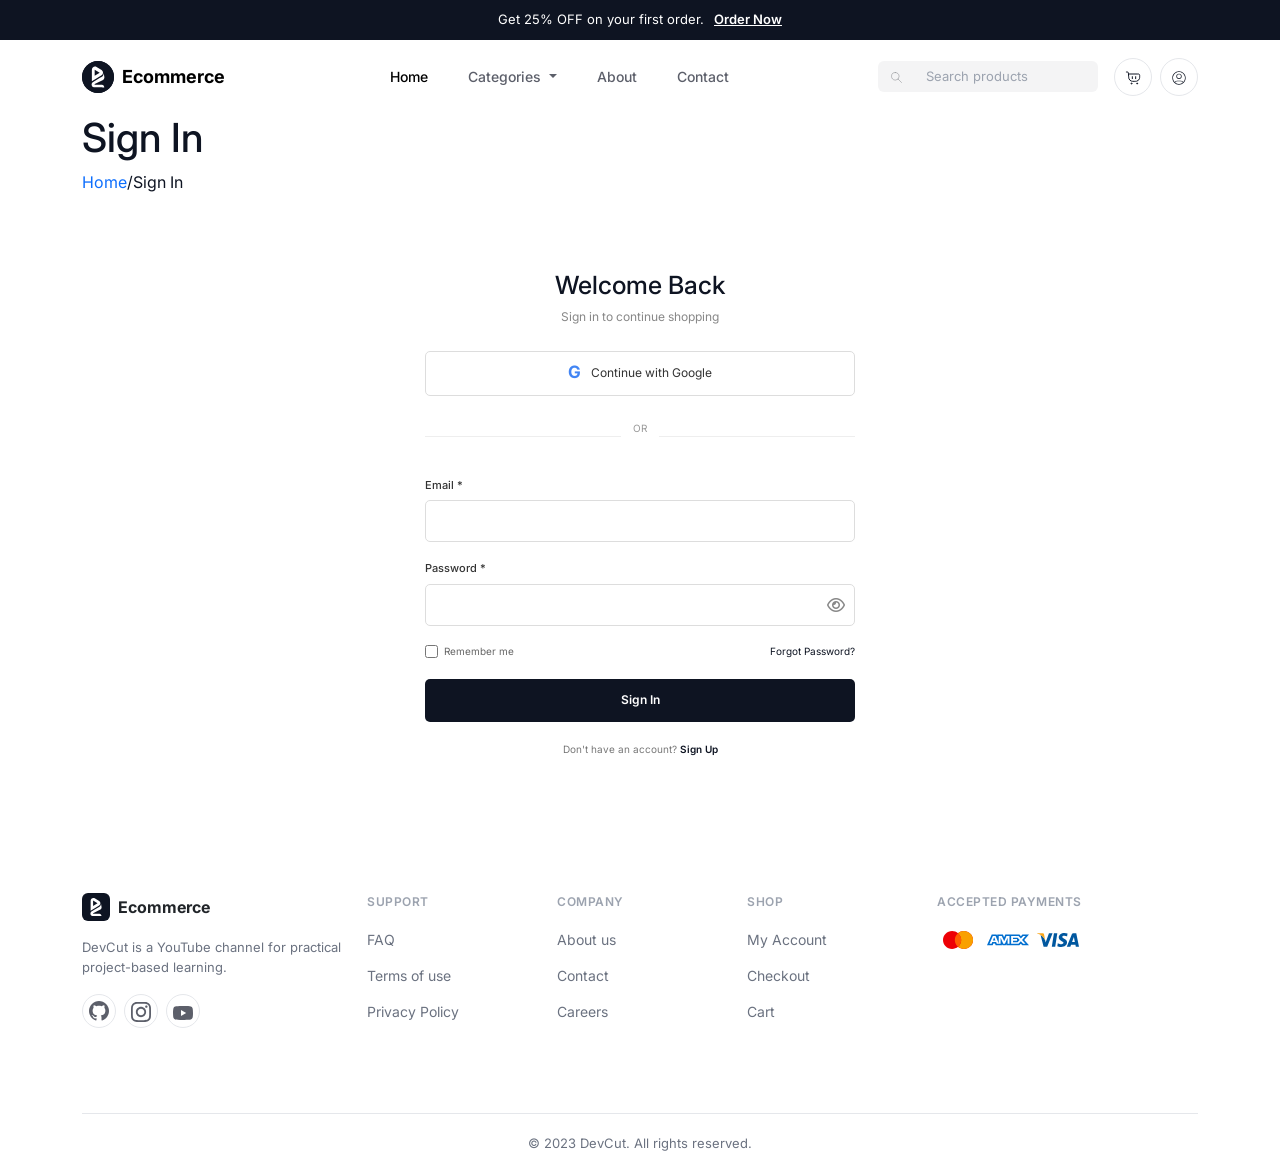
<file: signin.html>
<!doctype html>
<html lang="en">
  <head>
    <meta charset="UTF-8" />
    <meta name="viewport" content="width=device-width, initial-scale=1.0" />

    <title>Sign In - Ecommerce</title>

    <!-- CSS -->
      <link
  href="https://cdn.jsdelivr.net/npm/bootstrap@5.3.8/dist/css/bootstrap.min.css"
  rel="stylesheet"
/>

    <link rel="stylesheet" href="./Style/signin.css" />

    <!-- Google Font -->
    <link rel="preconnect" href="https://fonts.googleapis.com" />
    <link rel="preconnect" href="https://fonts.gstatic.com" crossorigin />

    <link
      href="https://fonts.googleapis.com/css2?family=Inter:wght@400;500;600;700&display=swap"
      rel="stylesheet"
    />

    <!-- Font Awesome -->
    <link
      rel="stylesheet"
      href="https://cdnjs.cloudflare.com/ajax/libs/font-awesome/6.5.2/css/all.min.css"
    />
   

  </head>

  <body>
   <!-- Header -->
    <header>
      <!-- Notification Bar -->
      <div class="notification-bar">
        <span>Get 25% OFF on your first order.</span>
        <a href="#">Order Now</a>
      </div>

      <!-- Navbar -->
      <nav class="navbar navbar-expand-lg main-navbar bg-white">
        <div class="container">
          <!-- Logo -->
          <a class="navbar-brand" href="#">
            <span class="brand-icon"
              ><svg
                width="40"
                height="40"
                viewBox="0 0 40 40"
                fill="none"
                xmlns="http://www.w3.org/2000/svg"
              >
                <rect width="40" height="40" rx="20" fill="#0E1422" />
                <path
                  d="M24.4769 11.3485L18.204 7.55509C17.6119 7.19292 16.9388 7.0015 16.2532 7.00031C14.2094 7.00031 12.3348 8.71225 12.3348 11.105V25.3073L24.4769 17.9669C26.9083 16.4947 26.9083 12.82 24.4769 11.3485ZM15.8484 18.448V10.8679L22.1163 14.6567L15.8484 18.448Z"
                  fill="white"
                />
                <path
                  d="M27.8489 32.9844C27.8489 33.0273 15.9908 32.966 15.9908 32.966L14.9434 32.8425C13.2467 32.644 11.9443 31.1233 12.002 29.3346C12.002 29.2917 12.0057 29.2519 12.0081 29.2103C12.0547 28.4365 12.3261 27.6961 12.7858 27.0885C12.9725 26.8461 13.2009 26.6425 13.4592 26.4882L22.4782 21.0725C24.3414 19.9535 25.8931 19.562 26.6999 17.5341C26.9974 16.7757 27.126 15.9562 27.0757 15.1379L27.0446 14.5865L27.9651 19.9204C28.083 20.8264 27.9013 21.7537 27.4211 22.5169C27.1326 22.9785 26.7475 23.3653 26.2951 23.6479L15.8295 28.8943C15.8191 28.9006 15.809 28.9074 15.7993 28.9149C15.5127 29.1293 15.6896 29.6069 16.0403 29.5867L24.7515 29.6403C26.4433 29.5417 27.8526 31.2112 27.8489 32.9844Z"
                  fill="white"
                />
              </svg>
            </span>
            Ecommerce
          </a>

          <!-- Toggler for mobile -->
          <button
            class="navbar-toggler"
            type="button"
            data-bs-toggle="collapse"
            data-bs-target="#mainNavbarContent"
          >
            <span class="navbar-toggler-icon"></span>
          </button>

          <div class="collapse navbar-collapse" id="mainNavbarContent">
            <!-- Menu Links -->
            <ul
              class="navbar-nav mx-auto mb-2 mb-lg-0 gap-lg-4 align-items-lg-center"
            >
              <li class="nav-item">
                <a class="nav-link active" href="index.html">Home</a>
              </li>
              <li class="nav-item dropdown">
                <a
                  class="nav-link dropdown-toggle"
                  href="listing.html"
                  role="button"
                  data-bs-toggle="dropdown"
                >
                  Categories
                </a>
                <ul class="dropdown-menu">
                  <li>
                    <a class="dropdown-item" href="listing.html?gender=men"
                      >Men</a
                    >
                  </li>
                  <li>
                    <a class="dropdown-item" href="listing.html?gender=women"
                      >Women</a
                    >
                  </li>
                  <li>
                    <a
                      class="dropdown-item"
                      href="listing.html?category=accessories"
                      >Accessories</a
                    >
                  </li>
                </ul>
              </li>
              <li class="nav-item">
                <a class="nav-link" href="about.html">About</a>
              </li>
              <li class="nav-item">
                <a class="nav-link" href="contact.html">Contact</a>
              </li>
            </ul>

            <!-- Search Box -->
            <form class="d-flex search-box me-lg-3 mb-2 mb-lg-0" role="search">
              <div class="input-group">
                <span class="input-group-text">
                  <i class="bi bi-search">
                    <svg
                      xmlns="http://www.w3.org/2000/svg"
                      width="1em"
                      height="1em"
                      viewBox="0 0 48 48"
                    >
                      <path d="M0 0h48v48H0z" fill="none" />
                      <path
                        fill="none"
                        stroke="currentColor"
                        stroke-linecap="round"
                        stroke-linejoin="round"
                        d="M19.607 5.5c7.772 0 14.045 6.304 14.045 14.107a14.026 14.026 0 0 1-14.045 14.045C11.804 33.652 5.5 27.38 5.5 19.607A14.09 14.09 0 0 1 19.607 5.5m9.923 24.03L42.5 42.5"
                      />
                    </svg>
                  </i>
                </span>
                <input
                  type="search"
                  class="form-control"
                  placeholder="Search products"
                />
              </div>
            </form>

            <!-- Icons -->
            <div class="d-flex align-items-center gap-2">
              <a href="#" class="icon-btn" aria-label="Cart">
                <i class="bi bi-cart3">
                  <svg
                    xmlns="http://www.w3.org/2000/svg"
                    width="1em"
                    height="1em"
                    viewBox="0 0 24 24"
                  >
                    <path d="M0 0h24v24H0z" fill="none" />
                    <path
                      fill="none"
                      stroke="currentColor"
                      stroke-linecap="round"
                      stroke-linejoin="round"
                      stroke-width="1.5"
                      d="M10.5 20.25a.75.75 0 1 1-1.5 0a.75.75 0 0 1 1.5 0m8.5 0a.75.75 0 1 1-1.5 0a.75.75 0 0 1 1.5 0M2 3h.207c1.324 0 1.987 0 2.419.402s.479 1.063.573 2.384l.251 3.519c.142 1.989.213 2.983.515 3.791a6 6 0 0 0 3.931 3.661c.828.243 1.83.243 3.836.243c2.105 0 3.158 0 4.01-.258a6 6 0 0 0 4-4C22 11.89 22 10.843 22 8.75c0-.698 0-1.047-.086-1.33a2 2 0 0 0-1.333-1.334C20.297 6 19.948 6 19.25 6H5.5M16 10v3m-5-3v3"
                    />
                  </svg>
                </i>
              </a>
              <a href="#" class="icon-btn" aria-label="My Account">
                <i class="bi bi-person">
                  <svg
                    xmlns="http://www.w3.org/2000/svg"
                    width="1em"
                    height="1em"
                    viewBox="0 0 48 48"
                  >
                    <path d="M0 0h48v48H0z" fill="none" />
                    <g
                      fill="currentColor"
                      fill-rule="evenodd"
                      clip-rule="evenodd"
                    >
                      <path
                        d="M24 27a8 8 0 1 0 0-16a8 8 0 0 0 0 16m0-2a6 6 0 1 0 0-12a6 6 0 0 0 0 12"
                      />
                      <path
                        d="M44 24c0 11.046-8.954 20-20 20S4 35.046 4 24S12.954 4 24 4s20 8.954 20 20M33.63 39.21A17.9 17.9 0 0 1 24 42a17.9 17.9 0 0 1-9.831-2.92q-.36-.45-.73-.93A2.14 2.14 0 0 1 13 36.845c0-1.077.774-1.98 1.809-2.131c6.845-1 11.558-.914 18.412.035A2.08 2.08 0 0 1 35 36.818c0 .48-.165.946-.463 1.31q-.461.561-.907 1.082m3.355-2.744c-.16-1.872-1.581-3.434-3.49-3.698c-7.016-.971-11.92-1.064-18.975-.033c-1.92.28-3.335 1.856-3.503 3.733A17.94 17.94 0 0 1 6 24c0-9.941 8.059-18 18-18s18 8.059 18 18a17.94 17.94 0 0 1-5.015 12.466"
                      />
                    </g>
                  </svg>
                </i>
              </a>
            </div>
          </div>
        </div>
      </nav>
    </header>
    <!-- =====================================================
     BREADCRUMB
===================================================== -->

    <section class="breadcrumb-section">
      <div class="container">
        <h1>Sign In</h1>

        <div class="breadcrumb">
          <a href="index.html"> Home </a>

          <span>/</span>

          <span> Sign In </span>
        </div>
      </div>
    </section>

    <!-- =====================================================
     SIGN IN
===================================================== -->

    <main class="signin-section">
      <div class="signin-container">
        <h2>Welcome Back</h2>

        <p class="subtitle">Sign in to continue shopping</p>

        <!-- Google -->

        <button type="button" class="google-btn">
          <span class="google-icon"> G </span>

          Continue with Google
        </button>

        <!-- OR -->

        <div class="or-divider">
          <span></span>

          <p>OR</p>

          <span></span>
        </div>

        <!-- ================= FORM ================= -->

        <form id="signinForm" novalidate>
          <!-- Email -->

          <div class="form-group">
            <label for="email"> Email * </label>

            <input type="email" id="email" name="email" autocomplete="email" />

            <small class="error-message" id="emailError"> </small>
          </div>

          <!-- Password -->

          <div class="form-group">
            <label for="password"> Password * </label>

            <div class="password-wrapper">
              <input
                type="password"
                id="password"
                name="password"
                autocomplete="current-password"
              />

              <button type="button" class="show-password" id="showPassword">
                <i class="fa-regular fa-eye"></i>
              </button>
            </div>

            <small class="error-message" id="passwordError"> </small>
          </div>

          <!-- Remember + Forgot -->

          <div class="login-options">
            <label class="remember">
              <input type="checkbox" id="remember" />

              <span> Remember me </span>
            </label>

            <a href="#" class="forgot-password"> Forgot Password? </a>
          </div>

          <!-- Submit -->

          <button type="submit" class="signin-btn">Sign In</button>

          <!-- Success -->

          <p class="success-message" id="successMessage"></p>
        </form>

        <!-- Sign Up -->

        <p class="signup-text">
          Don't have an account?

          <a href="sign up.html"> Sign Up </a>
        </p>
      </div>
    </main>

<footer class="site-footer">
      <div class="container">
        <div class="row">
          <div class="col-lg-3 mb-4">
            <a
              href="#"
              class="footer-logo text-decoration-none text-dark mb-3 d-flex"
            >
              <span class="footer-logo-icon">
                <svg
                  width="40"
                  height="40"
                  viewBox="0 0 40 40"
                  fill="none"
                  xmlns="http://www.w3.org/2000/svg"
                >
                  <rect width="40" height="40" rx="20" fill="#0E1422" />
                  <path
                    d="M24.4769 11.3485L18.204 7.55509C17.6119 7.19292 16.9388 7.0015 16.2532 7.00031C14.2094 7.00031 12.3348 8.71225 12.3348 11.105V25.3073L24.4769 17.9669C26.9083 16.4947 26.9083 12.82 24.4769 11.3485ZM15.8484 18.448V10.8679L22.1163 14.6567L15.8484 18.448Z"
                    fill="white"
                  />
                  <path
                    d="M27.8489 32.9844C27.8489 33.0273 15.9908 32.966 15.9908 32.966L14.9434 32.8425C13.2467 32.644 11.9443 31.1233 12.002 29.3346C12.002 29.2917 12.0057 29.2519 12.0081 29.2103C12.0547 28.4365 12.3261 27.6961 12.7858 27.0885C12.9725 26.8461 13.2009 26.6425 13.4592 26.4882L22.4782 21.0725C24.3414 19.9535 25.8931 19.562 26.6999 17.5341C26.9974 16.7757 27.126 15.9562 27.0757 15.1379L27.0446 14.5865L27.9651 19.9204C28.083 20.8264 27.9013 21.7537 27.4211 22.5169C27.1326 22.9785 26.7475 23.3653 26.2951 23.6479L15.8295 28.8943C15.8191 28.9006 15.809 28.9074 15.7993 28.9149C15.5127 29.1293 15.6896 29.6069 16.0403 29.5867L24.7515 29.6403C26.4433 29.5417 27.8526 31.2112 27.8489 32.9844Z"
                    fill="white"
                  />
                </svg>
              </span>
              Ecommerce
            </a>
            <p>
              DevCut is a YouTube channel for practical project-based learning.
            </p>
            <div class="d-flex gap-2 mt-3">
              <!-- social media icons -->
              <a href="#" class="footer-social" aria-label="GitHub"
                ><i class="bi bi-github">
                  <svg
                    width="24"
                    height="24"
                    viewBox="0 0 24 24"
                    fill="none"
                    xmlns="http://www.w3.org/2000/svg"
                  >
                    <path
                      d="M12 2C10.6868 2 9.38642 2.25866 8.17317 2.7612C6.95991 3.26375 5.85752 4.00035 4.92893 4.92893C3.05357 6.8043 2 9.34784 2 12C2 16.42 4.87 20.17 8.84 21.5C9.34 21.58 9.5 21.27 9.5 21V19.31C6.73 19.91 6.14 17.97 6.14 17.97C5.68 16.81 5.03 16.5 5.03 16.5C4.12 15.88 5.1 15.9 5.1 15.9C6.1 15.97 6.63 16.93 6.63 16.93C7.5 18.45 8.97 18 9.54 17.76C9.63 17.11 9.89 16.67 10.17 16.42C7.95 16.17 5.62 15.31 5.62 11.5C5.62 10.39 6 9.5 6.65 8.79C6.55 8.54 6.2 7.5 6.75 6.15C6.75 6.15 7.59 5.88 9.5 7.17C10.29 6.95 11.15 6.84 12 6.84C12.85 6.84 13.71 6.95 14.5 7.17C16.41 5.88 17.25 6.15 17.25 6.15C17.8 7.5 17.45 8.54 17.35 8.79C18 9.5 18.38 10.39 18.38 11.5C18.38 15.32 16.04 16.16 13.81 16.41C14.17 16.72 14.5 17.33 14.5 18.26V21C14.5 21.27 14.66 21.59 15.17 21.5C19.14 20.16 22 16.42 22 12C22 10.6868 21.7413 9.38642 21.2388 8.17317C20.7362 6.95991 19.9997 5.85752 19.0711 4.92893C18.1425 4.00035 17.0401 3.26375 15.8268 2.7612C14.6136 2.25866 13.3132 2 12 2Z"
                      fill="#5C5F6A"
                    />
                  </svg> </i
              ></a>
              <a href="#" class="footer-social" aria-label="Instagram"
                ><i class="bi bi-instagram">
                  <svg
                    width="20"
                    height="20"
                    viewBox="0 0 20 20"
                    fill="none"
                    xmlns="http://www.w3.org/2000/svg"
                  >
                    <path
                      d="M9.99731 4.86903C7.15795 4.86903 4.86644 7.16058 4.86644 10C4.86644 12.8394 7.15795 15.131 9.99731 15.131C12.8367 15.131 15.1282 12.8394 15.1282 10C15.1282 7.16058 12.8367 4.86903 9.99731 4.86903ZM9.99731 13.3348C8.16111 13.3348 6.66262 11.8362 6.66262 10C6.66262 8.16376 8.16111 6.66525 9.99731 6.66525C11.8335 6.66525 13.332 8.16376 13.332 10C13.332 11.8362 11.8335 13.3348 9.99731 13.3348ZM15.3383 3.46308C14.6754 3.46308 14.14 3.99845 14.14 4.66139C14.14 5.32434 14.6754 5.8597 15.3383 5.8597C16.0013 5.8597 16.5366 5.32684 16.5366 4.66139C16.5368 4.50397 16.5059 4.34806 16.4458 4.20259C16.3856 4.05711 16.2974 3.92493 16.1861 3.81362C16.0748 3.70231 15.9426 3.61405 15.7971 3.5539C15.6516 3.49375 15.4957 3.46289 15.3383 3.46308ZM19.9989 10C19.9989 8.61907 20.0114 7.25064 19.9338 5.87221C19.8563 4.27113 19.4911 2.85017 18.3203 1.67938C17.147 0.506085 15.7286 0.14334 14.1275 0.065788C12.7466 -0.0117644 11.3782 0.000744113 9.99981 0.000744113C8.61891 0.000744113 7.25051 -0.0117644 5.8721 0.065788C4.27105 0.14334 2.85012 0.508587 1.67935 1.67938C0.506076 2.85267 0.143338 4.27113 0.0657868 5.87221C-0.0117642 7.25314 0.000744099 8.62157 0.000744099 10C0.000744099 11.3784 -0.0117642 12.7494 0.0657868 14.1278C0.143338 15.7289 0.508578 17.1498 1.67935 18.3206C2.85262 19.4939 4.27105 19.8567 5.8721 19.9342C7.25301 20.0118 8.62141 19.9993 9.99981 19.9993C11.3807 19.9993 12.7491 20.0118 14.1275 19.9342C15.7286 19.8567 17.1495 19.4914 18.3203 18.3206C19.4936 17.1473 19.8563 15.7289 19.9338 14.1278C20.0139 12.7494 19.9989 11.3809 19.9989 10ZM17.7974 15.899C17.6148 16.3543 17.3947 16.6945 17.0419 17.0448C16.6892 17.3975 16.3515 17.6176 15.8962 17.8003C14.5803 18.3231 11.4558 18.2055 9.99731 18.2055C8.53885 18.2055 5.4118 18.3231 4.09593 17.8028C3.64064 17.6201 3.30041 17.4 2.95018 17.0473C2.59745 16.6945 2.37731 16.3568 2.19469 15.9015C1.67434 14.5831 1.79192 11.4585 1.79192 10C1.79192 8.54151 1.67434 5.4144 2.19469 4.09851C2.37731 3.6432 2.59745 3.30298 2.95018 2.95274C3.30291 2.6025 3.64064 2.37985 4.09593 2.19723C5.4118 1.67688 8.53885 1.79446 9.99731 1.79446C11.4558 1.79446 14.5828 1.67688 15.8987 2.19723C16.354 2.37985 16.6942 2.6 17.0444 2.95274C17.3972 3.30548 17.6173 3.6432 17.7999 4.09851C18.3203 5.4144 18.2027 8.54151 18.2027 10C18.2027 11.4585 18.3203 14.5831 17.7974 15.899Z"
                      fill="#5C5F6A"
                    />
                  </svg> </i
              ></a>
              <a href="#" class="footer-social" aria-label="YouTube"
                ><i class="bi bi-youtube">
                  <svg
                    width="20"
                    height="14"
                    viewBox="0 0 20 14"
                    fill="none"
                    xmlns="http://www.w3.org/2000/svg"
                  >
                    <path
                      d="M8 10L13.19 7L8 4V10ZM19.56 2.17C19.69 2.64 19.78 3.27 19.84 4.07C19.91 4.87 19.94 5.56 19.94 6.16L20 7C20 9.19 19.84 10.8 19.56 11.83C19.31 12.73 18.73 13.31 17.83 13.56C17.36 13.69 16.5 13.78 15.18 13.84C13.88 13.91 12.69 13.94 11.59 13.94L10 14C5.81 14 3.2 13.84 2.17 13.56C1.27 13.31 0.69 12.73 0.44 11.83C0.31 11.36 0.22 10.73 0.16 9.93C0.0900001 9.13 0.0599999 8.44 0.0599999 7.84L0 7C0 4.81 0.16 3.2 0.44 2.17C0.69 1.27 1.27 0.69 2.17 0.44C2.64 0.31 3.5 0.22 4.82 0.16C6.12 0.0899998 7.31 0.0599999 8.41 0.0599999L10 0C14.19 0 16.8 0.16 17.83 0.44C18.73 0.69 19.31 1.27 19.56 2.17Z"
                      fill="#5C5F6A"
                    />
                  </svg> </i
              ></a>
            </div>
          </div>

          <div class="col-lg-2 col-6 mb-4">
            <div class="footer-heading">Support</div>
            <ul class="list-unstyled footer-links">
              <li><a href="#">FAQ</a></li>
              <li><a href="#">Terms of use</a></li>
              <li><a href="#">Privacy Policy</a></li>
            </ul>
          </div>

          <div class="col-lg-2 col-6 mb-4">
            <div class="footer-heading">Company</div>
            <ul class="list-unstyled footer-links">
              <li><a href="#">About us</a></li>
              <li><a href="#">Contact</a></li>
              <li><a href="#">Careers</a></li>
            </ul>
          </div>

          <div class="col-lg-2 col-6 mb-4">
            <div class="footer-heading">Shop</div>
            <ul class="list-unstyled footer-links">
              <li><a href="#">My Account</a></li>
              <li><a href="#">Checkout</a></li>
              <li><a href="#">Cart</a></li>
            </ul>
          </div>

          <div class="col-lg-3 col-6 mb-4">
            <div class="footer-heading">Accepted Payments</div>
            <!-- payment icons -->
            <div class="d-flex gap-2">
              <div class="payment-icon-placeholder">
                <svg
                  width="31"
                  height="32"
                  viewBox="0 0 31 32"
                  fill="none"
                  xmlns="http://www.w3.org/2000/svg"
                >
                  <g clip-path="url(#clip0_7475_79)">
                    <path
                      d="M15.017 22.85C13.3637 24.2432 11.27 25.005 9.108 25C4.078 25 0 20.97 0 16C0 11.03 4.078 7.00002 9.108 7.00002C11.363 7.00002 13.426 7.81002 15.017 9.15002C16.67 7.75705 18.7633 6.99526 20.925 7.00002C25.955 7.00002 30.033 11.03 30.033 16C30.033 20.97 25.955 25 20.925 25C18.7633 25.0048 16.67 24.243 15.017 22.85Z"
                      fill="#ED0006"
                    />
                    <path
                      d="M15.017 22.85C16.0186 22.0115 16.8242 20.9636 17.377 19.7801C17.9299 18.5966 18.2166 17.3063 18.217 16C18.217 13.257 16.975 10.8 15.017 9.15002C16.67 7.75705 18.7633 6.99526 20.925 7.00002C25.955 7.00002 30.033 11.03 30.033 16C30.033 20.97 25.955 25 20.925 25C18.7633 25.0048 16.67 24.243 15.017 22.85Z"
                      fill="#F9A000"
                    />
                    <path
                      d="M15.017 22.85C16.975 21.2 18.217 18.743 18.217 16C18.217 13.257 16.975 10.8 15.017 9.15002C14.0154 9.98856 13.2098 11.0365 12.657 12.22C12.1041 13.4035 11.8174 14.6938 11.817 16C11.817 18.743 13.058 21.2 15.017 22.85Z"
                      fill="#FF5E00"
                    />
                  </g>
                  <defs>
                    <clipPath id="clip0_7475_79">
                      <rect width="30.033" height="32" fill="white" />
                    </clipPath>
                  </defs>
                </svg>
              </div>
              <div class="payment-icon-placeholder">
                <svg
                  width="46"
                  height="12"
                  viewBox="0 0 46 12"
                  fill="none"
                  xmlns="http://www.w3.org/2000/svg"
                >
                  <path
                    fill-rule="evenodd"
                    clip-rule="evenodd"
                    d="M5.191 0L0 11.826H6.215L6.985 9.941H8.746L9.517 11.827H16.357V10.387L16.967 11.827H20.507L21.116 10.357V11.827H35.343L37.073 9.99L38.693 11.827L46 11.842L40.792 5.946L46 0H38.806L37.122 1.803L35.553 0H20.076L18.746 3.053L17.387 0H11.186V1.39L10.496 0H5.193H5.191ZM6.394 1.68H9.424L12.867 9.699V1.679H16.186L18.846 7.429L21.296 1.679H24.6V10.166H22.59L22.574 3.516L19.644 10.166H17.847L14.902 3.516V10.166H10.768L9.985 8.263H5.75L4.968 10.164H2.754L6.394 1.679V1.68ZM34.607 1.68H26.437V10.16H34.48L37.073 7.35L39.572 10.16H42.184L38.387 5.945L42.184 1.679H39.685L37.105 4.458L34.607 1.679V1.68ZM7.867 3.115L6.473 6.505H9.261L7.868 3.115H7.867ZM28.454 4.985V3.435H33.552L35.776 5.912L33.453 8.404H28.454V6.712H32.911V4.986H28.454V4.985Z"
                    fill="#016FD0"
                  />
                </svg>
              </div>
              <div class="payment-icon-placeholder">
                <svg
                  width="42"
                  height="14"
                  viewBox="0 0 42 14"
                  fill="none"
                  xmlns="http://www.w3.org/2000/svg"
                >
                  <path
                    d="M27.482 7.91772e-05C28.5269 -0.00452076 29.5629 0.191351 30.534 0.577079L30.071 3.50308L29.763 3.36008C28.9701 2.9927 28.1026 2.81468 27.229 2.84008C25.886 2.84008 25.283 3.43108 25.269 4.00808C25.269 4.64308 25.999 5.06108 27.189 5.68108C29.149 6.64708 30.057 7.82908 30.044 9.37108C30.016 12.1841 27.692 14.0001 24.122 14.0001C22.596 13.9851 21.126 13.6531 20.328 13.2791L20.804 10.2361L21.252 10.4531C22.358 10.9581 23.086 11.1731 24.444 11.1731C25.424 11.1731 26.474 10.7551 26.487 9.84808C26.487 9.25608 26.04 8.82408 24.724 8.16008C23.436 7.51108 21.714 6.43008 21.742 4.48408C21.756 1.84508 24.122 7.91772e-05 27.482 7.91772e-05ZM14.798 13.7981H18.2L20.328 0.246079H16.926L14.798 13.7981Z"
                    fill="#00579F"
                  />
                  <path
                    fill-rule="evenodd"
                    clip-rule="evenodd"
                    d="M39.255 0.246079H36.624C35.812 0.246079 35.196 0.491079 34.845 1.37008L29.792 13.7981H33.362L34.076 11.7651H38.444C38.542 12.2411 38.85 13.7981 38.85 13.7981H42L39.255 0.246079ZM35.055 8.99608L36.415 5.20608C36.408 5.21608 36.453 5.09008 36.519 4.90108C36.617 4.62108 36.762 4.20808 36.862 3.90808L37.099 5.07508C37.099 5.07508 37.744 8.31908 37.884 8.99708H35.056L35.055 8.99608Z"
                    fill="#00579F"
                  />
                  <path
                    d="M8.624 9.48708L11.956 0.246079H15.554L10.206 13.7841H6.608L3.556 1.93208C5.712 3.10008 7.644 5.45008 8.26 7.61208L8.624 9.48708Z"
                    fill="#00579F"
                  />
                  <path
                    d="M5.53 0.246079H0.0560002L0 0.519079C4.27 1.64408 7.098 4.35508 8.26 7.61308L7.07 1.38508C6.874 0.519079 6.272 0.275079 5.53 0.245079V0.246079Z"
                    fill="#FAA61A"
                  />
                </svg>
              </div>
            </div>
          </div>
        </div>

        <div class="footer-bottom">
          &copy; 2023 DevCut. All rights reserved.
        </div>
      </div>
    </footer>
     <script
      src="https://cdn.jsdelivr.net/npm/bootstrap@5.3.8/dist/js/bootstrap.bundle.min.js"
      integrity="sha384-FKyoEForCGlyvwx9Hj09JcYn3nv7wiPVlz7YYwJrWVcXK/BmnVDxM+D2scQbITxI"
      crossorigin="anonymous"
    ></script>
    <!-- JavaScript -->
    <script src="./js/common.js"></script>
    <script src="./js/signIn.js"></script>
  </body>
</html>
</file>
<file: Style/index.css>
body {
  font-family: 'Helvetica Neue', Arial, sans-serif;
  color: #0E1422;
}

/* Notification Bar */
.notification-bar {
  background-color: #0E1422;
  color: #ffffff;
  font-size: 13px;
  padding: 10px 0;
  text-align: center;
}

.notification-bar a {
  color: #ffffff;
  text-decoration: underline;
  font-weight: 600;
  margin-left: 6px;
}

/* Navbar */
.main-navbar {
  padding: 16px 0;
}

.main-navbar .navbar-brand {
  font-weight: 700;
  font-size: 18px;
  display: flex;
  align-items: center;
  gap: 8px;
}

.brand-icon {
  width: 32px;
  height: 32px;
  background-color: #0E1422;
  color: #fff;
  border-radius: 50%;
  display: flex;
  align-items: center;
  justify-content: center;
  font-size: 14px;
  font-weight: 700;
}

.main-navbar .nav-link {
  color: #5C5F6A;
  font-size: 14px;
  font-weight: 500;
}

.search-box {
  max-width: 220px;
}

.search-box .input-group-text,
.search-box .form-control {
  background-color: #f4f4f5;
  border: none;
  font-size: 13px;
}

.search-box .form-control::placeholder {
  color: #9ca3af;
}

.icon-btn {
  width: 38px;
  height: 38px;
  border-radius: 50%;
  border: 1px solid #e5e7eb;
  display: flex;
  align-items: center;
  justify-content: center;
  color: #0E1422;
  text-decoration: none;
  font-size: 16px;
}

/* Hero Section */
.hero-section {
  background-color: #f4f4f5;
  padding: 80px 0;
}

.hero-section h1 {
  font-weight: 700;
  font-size: 40px;
}

.hero-section p {
  color: #6b7280;
  font-size: 15px;
}

.btn-dark-rounded {
  background-color: #0E1422;
  color: #fff;
  border-radius: 4px;
  padding: 12px 26px;
  font-size: 14px;
  font-weight: 600;
  display: inline-flex;
  align-items: center;
  gap: 8px;
  text-decoration: none;
}

.hero-image-placeholder {
  width: 100%;
  max-width: 380px;
  aspect-ratio: 1 / 1;
  border-radius: 50%;
  background-color: #e9e9ec;
  display: flex;
  align-items: center;
  justify-content: center;
  color: #9ca3af;
  font-size: 14px;
  border: 2px #cfcfd4;
  margin: 0 auto;
}

/* Features Section */
.features-section {
  padding: 65px 0;
}

.feature-item {
  padding: 0 25px;
}

.feature-icon {
  width: 54px;
  height: 54px;
  border-radius: 50%;
  background-color: #f4f4f5;
  display: flex;
  align-items: center;
  justify-content: center;
  font-size: 22px;
  color: #0E1422;
  margin-bottom: 16px;
}

.feature-item h5 {
  font-weight: 700;
  font-size: 16px;
  margin-bottom: 8px;
  line-height: 1.3;
}

.feature-item p {
  color: #6b7280;
  font-size: 14px;
  max-width: 310px;
  margin-bottom: 0;
  line-height: 1.6;
}

/* Best Selling Section */
.best-selling-section {
  padding: 65px 0 75px;
}

.best-selling-section .row {
  row-gap: 28px;
}

.product-card {
  height: 100%;
}

.section-eyebrow {
  color: #9ca3af;
  font-size: 12px;
  font-weight: 600;
  letter-spacing: 1px;
  text-transform: uppercase;
}

.section-title {
  font-weight: 700;
  font-size: 26px;
}

.product-card .product-image-placeholder {
  width: 100%;
  aspect-ratio: 1 / 1;
  background-color: #f4f4f5;
  border-radius: 4px;
  display: flex;
  align-items: center;
  justify-content: center;
  color: #9ca3af;
  font-size: 13px;
  margin-bottom: 14px;
  overflow: hidden;
}

.product-image-placeholder img {
  width: 100%;
  height: 100%;
  object-fit: contain;
  display: block;
  transition: transform 0.25s ease;
}

.product-card:hover .product-image-placeholder img {
  transform: scale(1.03);
}

.product-card h6 {
  font-weight: 600;
  font-size: 15px;
  min-height: 20px;
  margin-bottom: 9px;
  line-height: 1.4;
}

.product-card .d-flex {
  min-height: 28px;
}

.stock-badge {
  border: 1px solid #d1d5db;
  border-radius: 30px;
  font-size: 11px;
  font-weight: 600;
  letter-spacing: 0.5px;
  padding: 4px 12px;
  color: #1a1a1a;
  white-space: nowrap;
}

.product-price {
  font-size: 14px;
  color: #1a1a1a;
  white-space: nowrap;
}

/* Fashion Paradise Banner */
.fashion-banner {
  background-color: #f4f4f5;
  padding: 65px 0;
}

.fashion-banner h2 {
  font-weight: 700;
  font-size: 32px;
  line-height: 1.25;
  margin-bottom: 15px;
}

.fashion-banner p {
  color: #6b7280;
  font-size: 15px;
  max-width: 480px;
  line-height: 1.7;
  margin-bottom: 24px;
}

.fashion-banner-image-placeholder {
  width: 100%;
  max-width: 300px;
  aspect-ratio: 3 / 4;
  border-radius: 4px;
  display: flex;
  align-items: center;
  justify-content: center;
  font-size: 14px;
  margin: 0 auto;
  overflow: hidden;
}

.fashion-banner-image-placeholder img {
  width: 100%;
  height: 100%;
  object-fit: contain;
  display: block;
}

/* Tablet */
@media (max-width: 991.98px) {

  .hero-section {
    padding: 65px 0;
  }

  .hero-section h1 {
    font-size: 36px;
  }

  .features-section {
    padding: 55px 0;
  }

  .feature-item {
    padding: 0 15px;
  }

  .best-selling-section {
    padding: 55px 0 65px;
  }

  .fashion-banner {
    padding: 55px 0;
  }

}

/* Mobile */
@media (max-width: 767.98px) {

  .hero-section {
    padding: 50px 0;
  }

  .hero-section h1 {
    font-size: 32px;
    line-height: 1.2;
  }

  .hero-section p {
    font-size: 14px;
    line-height: 1.6;
  }

  .hero-image-placeholder {
    max-width: 320px;
  }

  .features-section {
    padding: 50px 0;
  }

  .feature-item {
    padding: 0 10px;
  }

  .feature-item p {
    max-width: 100%;
  }

  .best-selling-section {
    padding: 50px 0 60px;
  }

  .section-title {
    font-size: 24px;
  }

  .product-card h6 {
    font-size: 14px;
  }

  .stock-badge {
    font-size: 10px;
    padding: 4px 9px;
  }

  .product-price {
    font-size: 13px;
  }

  .fashion-banner {
    padding: 50px 0;
  }

  .fashion-banner h2 {
    font-size: 28px;
  }

  .fashion-banner-image-placeholder {
    max-width: 260px;
  }

}

/* Small Mobile */
@media (max-width: 575.98px) {

  .notification-bar {
    font-size: 12px;
    padding: 9px 10px;
  }

  .main-navbar {
    padding: 12px 0;
  }

  .hero-section {
    padding: 40px 0;
  }

  .hero-section h1 {
    font-size: 28px;
  }

  .hero-image-placeholder {
    max-width: 280px;
  }

  .section-eyebrow {
    font-size: 11px;
  }

  .section-title {
    font-size: 22px;
  }

  .fashion-banner h2 {
    font-size: 25px;
  }

}
.featured-products-section {
      padding: 70px 0;
    }
 
    .tabs-toggle {
      display: inline-flex;
      gap: 8px;
      background-color: #ffffff;
      margin-bottom: 40px;
    }
 
    .tab-btn {
      border: 1px solid transparent;
      background: none;
      font-size: 14px;
      padding: 8px 18px;
      border-radius: 30px;
      color: #6b7280;
    }
 
    .tab-btn.active {
      border-color: #d1d5db;
      color: #1a1a1a;
      font-weight: 600;
    }
 
    .product-card .product-image-placeholder {
      width: 100%;
      aspect-ratio: 1 / 1;
      background-color: #f4f4f5;
      border-radius: 4px;
      display: flex;
      align-items: center;
      justify-content: center;
      color: #9ca3af;
      font-size: 13px;
      margin-bottom: 16px;
    }
 
    .product-card h6 {
      font-weight: 600;
      font-size: 15px;
      margin-bottom: 10px;
    }
 
    .stock-badge {
      border: 1px solid #d1d5db;
      border-radius: 30px;
      font-size: 11px;
      font-weight: 600;
      letter-spacing: 0.5px;
      padding: 4px 12px;
      color: #1a1a1a;
    }
 
    .product-price {
      font-size: 14px;
      color: #1a1a1a;
    }
/* =========================================
   Newsletter Section
   ========================================= */

.newsletter-section {
  background-color: #f4f4f5;
  padding: 60px 0;
}

.newsletter-section h3 {
  font-weight: 700;
  font-size: 22px;
  margin-bottom: 10px;
}

.newsletter-section p {
  color: #6b7280;
  font-size: 14px;
  margin-bottom: 0;
}

.newsletter-input {
  max-width: 280px;
  background-color: #ffffff;
  border: 1px solid #d1d5db;
  font-size: 14px;
}

.newsletter-input:focus {
  border-color: #0E1422;
  box-shadow: none;
}

.btn-subscribe {
  background-color: #0E1422;
  color: #fff;
  border: none;
  font-size: 14px;
  font-weight: 600;
  padding: 10px 22px;
  white-space: nowrap;
  transition: background-color 0.2s ease;
}

.btn-subscribe:hover {
  background-color: #1b2435;
  color: #fff;
}

/* =========================================
   Footer
   ========================================= */

.site-footer {
  padding: 60px 0 0;
}

.footer-logo {
  font-weight: 700;
  font-size: 16px;
  display: flex;
  align-items: center;
  gap: 8px;
}

.footer-logo-icon {
  width: 28px;
  height: 28px;
  background-color: #0E1422;
  color: #fff;
  border-radius: 6px;
  display: flex;
  align-items: center;
  justify-content: center;
  font-size: 12px;
  font-weight: 700;
}

.site-footer p {
  color: #6b7280;
  font-size: 13px;
  line-height: 1.6;
}

.footer-social {
  width: 34px;
  height: 34px;
  border-radius: 50%;
  border: 1px solid #e5e7eb;
  display: flex;
  align-items: center;
  justify-content: center;
  color: #0E1422;
  text-decoration: none;
  font-size: 14px;
  transition: all 0.2s ease;
}

.footer-social:hover {
  background-color: #0E1422;
  color: #fff;
  border-color: #0E1422;
}

.footer-heading {
  color: #9ca3af;
  font-size: 12px;
  font-weight: 600;
  letter-spacing: 0.5px;
  text-transform: uppercase;
  margin-bottom: 16px;
}

.footer-links {
  padding-left: 0;
}

.footer-links li {
  margin-bottom: 12px;
}

.footer-links a {
  color: #6b7280;
  font-size: 14px;
  text-decoration: none;
  transition: color 0.2s ease;
}

.footer-links a:hover {
  color: #0E1422;
}

.payment-icon-placeholder {
  width: 42px;
  height: 26px;
  border-radius: 4px;
  display: flex;
  align-items: center;
  justify-content: center;
  color: #9ca3af;
  font-size: 9px;
}

.footer-bottom {
  border-top: 1px solid #e5e7eb;
  margin-top: 50px;
  padding: 20px 0;
  text-align: center;
  color: #6b7280;
  font-size: 13px;
}
</file>
<file: Style/checkout.css>
body {
  font-family: 'Helvetica Neue', Arial, sans-serif;
  color: #0E1422;
}

/* =========================================
   Notification Bar
   ========================================= */

.notification-bar {
  background-color: #0E1422;
  color: #ffffff;
  font-size: 13px;
  padding: 10px 0;
  text-align: center;
}

.notification-bar a {
  color: #ffffff;
  text-decoration: underline;
  font-weight: 600;
  margin-left: 6px;
}

/* =========================================
   Navbar
   ========================================= */

.main-navbar {
  padding: 16px 0;
}

.main-navbar .navbar-brand {
  font-weight: 700;
  font-size: 18px;
  display: flex;
  align-items: center;
  gap: 8px;
}

.brand-icon {
  width: 32px;
  height: 32px;
  background-color: #0E1422;
  color: #fff;
  border-radius: 50%;
  display: flex;
  align-items: center;
  justify-content: center;
  font-size: 14px;
  font-weight: 700;
}

.main-navbar .nav-link {
  color: #5C5F6A;
  font-size: 14px;
  font-weight: 500;
}

.main-navbar .nav-link:hover {
  color: #0E1422;
}

.search-box {
  max-width: 220px;
}

.search-box .input-group-text,
.search-box .form-control {
  background-color: #f4f4f5;
  border: none;
  font-size: 13px;
}

.search-box .form-control {
  box-shadow: none;
}

.search-box .form-control::placeholder {
  color: #9ca3af;
}

.icon-btn {
  width: 38px;
  height: 38px;
  border-radius: 50%;
  border: 1px solid #e5e7eb;
  display: flex;
  align-items: center;
  justify-content: center;
  color: #0E1422;
  text-decoration: none;
  font-size: 16px;
  transition: all 0.2s ease;
}

.icon-btn:hover {
  background-color: #0E1422;
  color: #fff;
  border-color: #0E1422;
}
 /* Page Title Banner */
    .page-title-banner {
      background-color: #f4f4f5;
      padding: 40px 0;
    }
 
    .page-title-banner h1 {
      font-weight: 700;
      font-size: 24px;
      margin-bottom: 8px;
    }
 
    .breadcrumb-nav {
      font-size: 13px;
      color: #6b7280;
      display: flex;
      align-items: center;
      gap: 6px;
    }
 
    .breadcrumb-nav .current {
      color: #0E1422;
      font-weight: 600;
    }
 
    /* Checkout Section */
    .checkout-section {
      padding: 60px 0;
    }
 
    .checkout-heading {
      font-weight: 700;
      font-size: 16px;
      margin-bottom: 24px;
    }
 
    .checkout-section .form-label {
      font-size: 13px;
      color: #374151;
      margin-bottom: 6px;
    }
 
    .checkout-section .form-control {
      font-size: 14px;
      padding: 10px 12px;
      border: 1px solid #d1d5db;
    }
 
    .checkout-divider {
      border-left: 1px solid #e5e7eb;
    }
 
    .order-summary-row {
      display: flex;
      justify-content: space-between;
      font-size: 14px;
      color: #374151;
      margin-bottom: 14px;
    }
 
    .order-summary-total {
      display: flex;
      justify-content: space-between;
      font-size: 16px;
      font-weight: 700;
      color: #0E1422;
      border-top: 1px solid #e5e7eb;
      padding-top: 16px;
      margin-top: 6px;
      margin-bottom: 20px;
    }
 
    .btn-place-order {
      background-color: #0E1422;
      color: #fff;
      border: none;
      width: 100%;
      padding: 12px;
      font-size: 14px;
      font-weight: 600;
      border-radius: 4px;
    }
/* =========================================
   Newsletter Section
   ========================================= */

.newsletter-section {
  background-color: #f4f4f5;
  padding: 60px 0;
}

.newsletter-section h3 {
  font-weight: 700;
  font-size: 22px;
  margin-bottom: 10px;
}

.newsletter-section p {
  color: #6b7280;
  font-size: 14px;
  margin-bottom: 0;
}

.newsletter-input {
  max-width: 280px;
  background-color: #ffffff;
  border: 1px solid #d1d5db;
  font-size: 14px;
}

.newsletter-input:focus {
  border-color: #0E1422;
  box-shadow: none;
}

.btn-subscribe {
  background-color: #0E1422;
  color: #fff;
  border: none;
  font-size: 14px;
  font-weight: 600;
  padding: 10px 22px;
  white-space: nowrap;
  transition: background-color 0.2s ease;
}

.btn-subscribe:hover {
  background-color: #1b2435;
  color: #fff;
}

/* =========================================
   Footer
   ========================================= */

.site-footer {
  padding: 60px 0 0;
}

.footer-logo {
  font-weight: 700;
  font-size: 16px;
  display: flex;
  align-items: center;
  gap: 8px;
}

.footer-logo-icon {
  width: 28px;
  height: 28px;
  background-color: #0E1422;
  color: #fff;
  border-radius: 6px;
  display: flex;
  align-items: center;
  justify-content: center;
  font-size: 12px;
  font-weight: 700;
}

.site-footer p {
  color: #6b7280;
  font-size: 13px;
  line-height: 1.6;
}

.footer-social {
  width: 34px;
  height: 34px;
  border-radius: 50%;
  border: 1px solid #e5e7eb;
  display: flex;
  align-items: center;
  justify-content: center;
  color: #0E1422;
  text-decoration: none;
  font-size: 14px;
  transition: all 0.2s ease;
}

.footer-social:hover {
  background-color: #0E1422;
  color: #fff;
  border-color: #0E1422;
}

.footer-heading {
  color: #9ca3af;
  font-size: 12px;
  font-weight: 600;
  letter-spacing: 0.5px;
  text-transform: uppercase;
  margin-bottom: 16px;
}

.footer-links {
  padding-left: 0;
}

.footer-links li {
  margin-bottom: 12px;
}

.footer-links a {
  color: #6b7280;
  font-size: 14px;
  text-decoration: none;
  transition: color 0.2s ease;
}

.footer-links a:hover {
  color: #0E1422;
}

.payment-icon-placeholder {
  width: 42px;
  height: 26px;
  border-radius: 4px;
  display: flex;
  align-items: center;
  justify-content: center;
  color: #9ca3af;
  font-size: 9px;
}

.footer-bottom {
  border-top: 1px solid #e5e7eb;
  margin-top: 50px;
  padding: 20px 0;
  text-align: center;
  color: #6b7280;
  font-size: 13px;
}
</file>
<file: Style/listing.css>
body {
  font-family: 'Helvetica Neue', Arial, sans-serif;
  color: #0E1422;
}

/* =========================================
   Notification Bar
   ========================================= */

.notification-bar {
  background-color: #0E1422;
  color: #ffffff;
  font-size: 13px;
  padding: 10px 0;
  text-align: center;
}

.notification-bar a {
  color: #ffffff;
  text-decoration: underline;
  font-weight: 600;
  margin-left: 6px;
}

/* =========================================
   Navbar
   ========================================= */

.main-navbar {
  padding: 16px 0;
}

.main-navbar .navbar-brand {
  font-weight: 700;
  font-size: 18px;
  display: flex;
  align-items: center;
  gap: 8px;
}

.brand-icon {
  width: 32px;
  height: 32px;
  background-color: #0E1422;
  color: #fff;
  border-radius: 50%;
  display: flex;
  align-items: center;
  justify-content: center;
  font-size: 14px;
  font-weight: 700;
}

.main-navbar .nav-link {
  color: #5C5F6A;
  font-size: 14px;
  font-weight: 500;
}

.main-navbar .nav-link:hover {
  color: #0E1422;
}

.search-box {
  max-width: 220px;
}

.search-box .input-group-text,
.search-box .form-control {
  background-color: #f4f4f5;
  border: none;
  font-size: 13px;
}

.search-box .form-control {
  box-shadow: none;
}

.search-box .form-control::placeholder {
  color: #9ca3af;
}

.icon-btn {
  width: 38px;
  height: 38px;
  border-radius: 50%;
  border: 1px solid #e5e7eb;
  display: flex;
  align-items: center;
  justify-content: center;
  color: #0E1422;
  text-decoration: none;
  font-size: 16px;
  transition: all 0.2s ease;
}

.icon-btn:hover {
  background-color: #0E1422;
  color: #fff;
  border-color: #0E1422;
}
 /* Page Title Banner */
    .page-title-banner {
      background-color: #f4f4f5;
      padding: 40px 0;
    }
 
    .page-title-banner h1 {
      font-weight: 700;
      font-size: 24px;
      margin-bottom: 8px;
    }
 
    .breadcrumb-nav {
      font-size: 13px;
      color: #6b7280;
      display: flex;
      align-items: center;
      gap: 6px;
    }
 
    .breadcrumb-nav .current {
      color: #0E1422;
      font-weight: 600;
    }
 

/* =========================================
   Listing Section
   ========================================= */

.listing-section {
  padding: 40px 0 70px;
}

/* Filters */

.filter-block {
  margin-bottom: 32px;
}

.filter-heading {
  font-weight: 700;
  font-size: 14px;
  margin-bottom: 14px;
}

.filter-block .form-check {
  margin-bottom: 10px;
}

.filter-block .form-check-label {
  font-size: 14px;
  color: #374151;
  cursor: pointer;
}

.filter-block .form-check-input {
  cursor: pointer;
}

.color-swatch {
  width: 24px;
  height: 24px;
  border-radius: 50%;
  border: 2px solid transparent;
  padding: 2px;
  background-clip: content-box;
  cursor: pointer;
}

.color-swatch.active {
  border-color: #2563eb;
}

.size-btn {
  width: 36px;
  height: 36px;
  border: 1px solid #d1d5db;
  background-color: #fff;
  border-radius: 4px;
  font-size: 13px;
  color: #0E1422;
  cursor: pointer;
  transition: all 0.2s ease;
}

.size-btn:hover {
  border-color: #0E1422;
}

.size-btn.active {
  border-color: #0E1422;
  font-weight: 700;
  background-color: #0E1422;
  color: #fff;
}

.price-value {
  display: inline-block;
  background-color: #0E1422;
  color: #fff;
  font-size: 12px;
  font-weight: 600;
  padding: 4px 10px;
  border-radius: 4px;
  margin-top: 8px;
}
.gender-btn[data-gender="women"] {
  width: 80px;
  padding: 8px 12px;
  white-space: nowrap;
}
/* Applied Filters */

.applied-filters-label {
  font-size: 13px;
  color: #6b7280;
  font-weight: 600;
}

.filter-chip {
  background-color: #fff;
  border: 1px solid #d1d5db;
  border-radius: 30px;
  font-size: 13px;
  padding: 5px 12px;
  display: inline-flex;
  align-items: center;
  gap: 6px;
  color: #0E1422;
}

.filter-chip i {
  cursor: pointer;
}

/* Toolbar */

.results-count {
  font-size: 13px;
  color: #6b7280;
}

.sort-by-toggle {
  font-size: 12px;
  font-weight: 600;
  letter-spacing: 0.5px;
  text-transform: uppercase;
  color: #0E1422;
  text-decoration: none;
}

.sort-by-toggle:hover {
  color: #5C5F6A;
}

/* Product Grid */

.product-card {
  height: 100%;
}

.product-card .product-image-placeholder {
  width: 100%;
  aspect-ratio: 1 / 1;
  background-color: #f4f4f5;
  border-radius: 4px;
  display: flex;
  align-items: center;
  justify-content: center;
  color: #9ca3af;
  font-size: 13px;
  margin-bottom: 16px;
  overflow: hidden;
  cursor: pointer;
}

.product-card .product-image-placeholder img {
  width: 100%;
  height: 100%;
  object-fit: contain;
  display: block;
  transition: transform 0.25s ease;
}

.product-card:hover .product-image-placeholder img {
  transform: scale(1.03);
}

.product-card h6 {
  font-weight: 600;
  font-size: 15px;
  min-height: 20px;
  margin-bottom: 10px;
  line-height: 1.4;
}

.product-card .d-flex {
  min-height: 28px;
}

.stock-badge {
  border: 1px solid #d1d5db;
  border-radius: 30px;
  font-size: 11px;
  font-weight: 600;
  letter-spacing: 0.5px;
  padding: 4px 12px;
  color: #0E1422;
  white-space: nowrap;
}

.product-price {
  font-size: 14px;
  color: #0E1422;
  white-space: nowrap;
}

/* =========================================
   Pagination
   ========================================= */

.pagination .page-link {
  border: none;
  color: #0E1422;
  font-size: 14px;
  margin: 0 3px;
  border-radius: 50%;
  width: 34px;
  height: 34px;
  display: flex;
  align-items: center;
  justify-content: center;
  padding: 0;
  transition: all 0.2s ease;
}

.pagination .page-link:hover {
  background-color: #f4f4f5;
}

.pagination .page-item.active .page-link {
  background-color: #0E1422;
  color: #fff;
}

.pagination .page-item.disabled .page-link {
  background-color: transparent;
  color: #9ca3af;
}

/* =========================================
   Newsletter Section
   ========================================= */

.newsletter-section {
  background-color: #f4f4f5;
  padding: 60px 0;
}

.newsletter-section h3 {
  font-weight: 700;
  font-size: 22px;
  margin-bottom: 10px;
}

.newsletter-section p {
  color: #6b7280;
  font-size: 14px;
  margin-bottom: 0;
}

.newsletter-input {
  max-width: 280px;
  background-color: #ffffff;
  border: 1px solid #d1d5db;
  font-size: 14px;
}

.newsletter-input:focus {
  border-color: #0E1422;
  box-shadow: none;
}

.btn-subscribe {
  background-color: #0E1422;
  color: #fff;
  border: none;
  font-size: 14px;
  font-weight: 600;
  padding: 10px 22px;
  white-space: nowrap;
  transition: background-color 0.2s ease;
}

.btn-subscribe:hover {
  background-color: #1b2435;
  color: #fff;
}

/* =========================================
   Footer
   ========================================= */

.site-footer {
  padding: 60px 0 0;
}

.footer-logo {
  font-weight: 700;
  font-size: 16px;
  display: flex;
  align-items: center;
  gap: 8px;
}

.footer-logo-icon {
  width: 28px;
  height: 28px;
  background-color: #0E1422;
  color: #fff;
  border-radius: 6px;
  display: flex;
  align-items: center;
  justify-content: center;
  font-size: 12px;
  font-weight: 700;
}

.site-footer p {
  color: #6b7280;
  font-size: 13px;
  line-height: 1.6;
}

.footer-social {
  width: 34px;
  height: 34px;
  border-radius: 50%;
  border: 1px solid #e5e7eb;
  display: flex;
  align-items: center;
  justify-content: center;
  color: #0E1422;
  text-decoration: none;
  font-size: 14px;
  transition: all 0.2s ease;
}

.footer-social:hover {
  background-color: #0E1422;
  color: #fff;
  border-color: #0E1422;
}

.footer-heading {
  color: #9ca3af;
  font-size: 12px;
  font-weight: 600;
  letter-spacing: 0.5px;
  text-transform: uppercase;
  margin-bottom: 16px;
}

.footer-links {
  padding-left: 0;
}

.footer-links li {
  margin-bottom: 12px;
}

.footer-links a {
  color: #6b7280;
  font-size: 14px;
  text-decoration: none;
  transition: color 0.2s ease;
}

.footer-links a:hover {
  color: #0E1422;
}

.payment-icon-placeholder {
  width: 42px;
  height: 26px;
  border-radius: 4px;
  display: flex;
  align-items: center;
  justify-content: center;
  color: #9ca3af;
  font-size: 9px;
}

.footer-bottom {
  border-top: 1px solid #e5e7eb;
  margin-top: 50px;
  padding: 20px 0;
  text-align: center;
  color: #6b7280;
  font-size: 13px;
}

/* =========================================
   Tablet
   ========================================= */

@media (max-width: 991.98px) {

  .main-navbar {
    padding: 14px 0;
  }

  .search-box {
    max-width: 100%;
  }

  .listing-section {
    padding: 35px 0 60px;
  }

  .filter-block {
    margin-bottom: 25px;
  }

  .newsletter-section {
    padding: 50px 0;
  }

  .site-footer {
    padding-top: 50px;
  }

}

/* =========================================
   Mobile
   ========================================= */

@media (max-width: 767.98px) {

  .notification-bar {
    font-size: 12px;
    padding: 9px 10px;
  }

  .main-navbar {
    padding: 12px 0;
  }

  .listing-section {
    padding: 30px 0 50px;
  }

  .filter-block {
    margin-bottom: 24px;
  }

  .applied-filters-label {
    width: 100%;
  }

  .results-count {
    font-size: 12px;
  }

  .sort-by-toggle {
    font-size: 11px;
  }

  .product-card h6 {
    font-size: 14px;
  }

  .stock-badge {
    font-size: 10px;
    padding: 4px 9px;
  }

  .product-price {
    font-size: 13px;
  }

  .newsletter-section {
    padding: 45px 0;
  }

  .newsletter-section h3 {
    font-size: 20px;
  }

  .newsletter-section p {
    margin-bottom: 18px;
  }

  .newsletter-input {
    max-width: 100%;
    flex: 1 1 200px;
  }

  .btn-subscribe {
    flex: 0 0 auto;
  }

  .site-footer {
    padding-top: 45px;
  }

  .footer-bottom {
    margin-top: 35px;
  }

}

/* =========================================
   Small Mobile
   ========================================= */

@media (max-width: 575.98px) {

  .notification-bar {
    font-size: 11px;
  }

  .listing-section {
    padding: 25px 0 45px;
  }

  .filter-heading {
    font-size: 13px;
  }

  .filter-block .form-check-label {
    font-size: 13px;
  }

  .color-swatch {
    width: 22px;
    height: 22px;
  }

  .size-btn {
    width: 34px;
    height: 34px;
  }

  .filter-chip {
    font-size: 12px;
    padding: 5px 10px;
  }

  .results-count {
    font-size: 11px;
  }

  .sort-by-toggle {
    font-size: 10px;
  }

  .product-card h6 {
    font-size: 13px;
  }

  .stock-badge {
    font-size: 9px;
    padding: 3px 8px;
  }

  .product-price {
    font-size: 12px;
  }

  .newsletter-section {
    padding: 40px 0;
  }

  .newsletter-section h3 {
    font-size: 19px;
  }

  .newsletter-input {
    width: 100%;
    flex: 1 1 100%;
    max-width: none;
  }

  .btn-subscribe {
    width: 100%;
  }

  .site-footer {
    padding-top: 40px;
  }

  .footer-heading {
    margin-bottom: 13px;
  }

  .footer-links li {
    margin-bottom: 9px;
  }

  .footer-links a {
    font-size: 13px;
  }

}
</file>
<file: Style/style.css>
body {
  font-family: "Poppins", sans-serif;
  color: var(--ink);
  background: var(--cream);
}
h1,
h2,
.serif {
  font-family: "Playfair Display", serif;
}

/* =========================================
   Notification Bar
   ========================================= */

.notification-bar {
  background-color: #0E1422;
  color: #ffffff;
  font-size: 13px;
  padding: 10px 0;
  text-align: center;
}

.notification-bar a {
  color: #ffffff;
  text-decoration: underline;
  font-weight: 600;
  margin-left: 6px;
}

/* =========================================
   Navbar
   ========================================= */

.main-navbar {
  padding: 16px 0;
}

.main-navbar .navbar-brand {
  font-weight: 700;
  font-size: 18px;
  display: flex;
  align-items: center;
  gap: 8px;
}

.brand-icon {
  width: 32px;
  height: 32px;
  background-color: #0E1422;
  color: #fff;
  border-radius: 50%;
  display: flex;
  align-items: center;
  justify-content: center;
  font-size: 14px;
  font-weight: 700;
}

.main-navbar .nav-link {
  color: #5C5F6A;
  font-size: 14px;
  font-weight: 500;
}

.main-navbar .nav-link:hover {
  color: #0E1422;
}

.search-box {
  max-width: 220px;
}

.search-box .input-group-text,
.search-box .form-control {
  background-color: #f4f4f5;
  border: none;
  font-size: 13px;
}

.search-box .form-control {
  box-shadow: none;
}

.search-box .form-control::placeholder {
  color: #9ca3af;
}

.icon-btn {
  width: 38px;
  height: 38px;
  border-radius: 50%;
  border: 1px solid #e5e7eb;
  display: flex;
  align-items: center;
  justify-content: center;
  color: #0E1422;
  text-decoration: none;
  font-size: 16px;
  transition: all 0.2s ease;
}

.icon-btn:hover {
  background-color: #0E1422;
  color: #fff;
  border-color: #0E1422;
}
 /* Page Title Banner */
    .page-title-banner {
      background-color: #f4f4f5;
      padding: 40px 0;
    }
 
    .page-title-banner h1 {
      font-weight: 700;
      font-size: 24px;
      margin-bottom: 8px;
    }
 
    .breadcrumb-nav {
      font-size: 13px;
      color: #6b7280;
      display: flex;
      align-items: center;
      gap: 6px;
    }
 
    .breadcrumb-nav .current {
      color: #0E1422;
      font-weight: 600;
    }
 
/* =========================================
   Footer
   ========================================= */

.site-footer {
  padding: 60px 0 0;
}

.footer-logo {
  font-weight: 700;
  font-size: 16px;
  display: flex;
  align-items: center;
  gap: 8px;
  color: #0E1422;
  text-decoration: none;
}

.footer-logo-icon {
  width: 28px;
  height: 28px;
  display: flex;
  align-items: center;
  justify-content: center;
  flex-shrink: 0;
}

.footer-logo-icon svg {
  width: 28px;
  height: 28px;
  display: block;
}

.site-footer p {
  color: #6b7280;
  font-size: 13px;
  line-height: 1.6;
}

.footer-socials {
  display: flex;
  gap: 8px;
  margin-top: 16px;
}

.footer-social {
  width: 34px;
  height: 34px;
  border-radius: 50%;
  border: 1px solid #e5e7eb;
  display: flex;
  align-items: center;
  justify-content: center;
  color: #0E1422;
  text-decoration: none;
  transition: all 0.2s ease;
}

.footer-social svg {
  width: 20px;
  height: 20px;
  display: block;
}

.footer-social:hover {
  background-color: #0E1422;
  border-color: #0E1422;
}

.footer-heading {
  color: #9ca3af;
  font-size: 12px;
  font-weight: 600;
  letter-spacing: 0.5px;
  text-transform: uppercase;
  margin-bottom: 16px;
}

.footer-links {
  padding-left: 0;
}

.footer-links li {
  margin-bottom: 12px;
}

.footer-links a {
  color: #6b7280;
  font-size: 14px;
  text-decoration: none;
  transition: color 0.2s ease;
}

.footer-links a:hover {
  color: #0E1422;
}

.payment-icons {
  display: flex;
  align-items: center;
  gap: 8px;
}

.payment-icon-placeholder {
  width: 42px;
  height: 26px;
  display: flex;
  align-items: center;
  justify-content: center;
}

.payment-icon-placeholder svg {
  display: block;
  max-width: 100%;
  max-height: 100%;
}

.footer-bottom {
  border-top: 1px solid #e5e7eb;
  margin-top: 50px;
  padding: 20px 0;
  text-align: center;
  color: #6b7280;
  font-size: 13px;
}
</file>
<file: Style/signin.css>
/* =====================================================
   GLOBAL
===================================================== */

* {
    margin: 0;
    padding: 0;
    box-sizing: border-box;
}

body {
    font-family: "Inter", sans-serif;
    color: #0e1422;
    background: #ffffff;
}

a {
    text-decoration: none;
}

button,
input {
    font-family: inherit;
}



/* =========================================
   Notification Bar
   ========================================= */

.notification-bar {
  background-color: #0E1422;
  color: #ffffff;
  font-size: 13px;
  padding: 10px 0;
  text-align: center;
}

.notification-bar a {
  color: #ffffff;
  text-decoration: underline;
  font-weight: 600;
  margin-left: 6px;
}

/* =========================================
   Navbar
   ========================================= */

.main-navbar {
  padding: 16px 0;
}

.main-navbar .navbar-brand {
  font-weight: 700;
  font-size: 18px;
  display: flex;
  align-items: center;
  gap: 8px;
}

.brand-icon {
  width: 32px;
  height: 32px;
  background-color: #0E1422;
  color: #fff;
  border-radius: 50%;
  display: flex;
  align-items: center;
  justify-content: center;
  font-size: 14px;
  font-weight: 700;
}

.main-navbar .nav-link {
  color: #5C5F6A;
  font-size: 14px;
  font-weight: 500;
}

.main-navbar .nav-link:hover {
  color: #0E1422;
}

.search-box {
  max-width: 220px;
}

.search-box .input-group-text,
.search-box .form-control {
  background-color: #f4f4f5;
  border: none;
  font-size: 13px;
}

.search-box .form-control {
  box-shadow: none;
}

.search-box .form-control::placeholder {
  color: #9ca3af;
}

.icon-btn {
  width: 38px;
  height: 38px;
  border-radius: 50%;
  border: 1px solid #e5e7eb;
  display: flex;
  align-items: center;
  justify-content: center;
  color: #0E1422;
  text-decoration: none;
  font-size: 16px;
  transition: all 0.2s ease;
}

.icon-btn:hover {
  background-color: #0E1422;
  color: #fff;
  border-color: #0E1422;
}
 /* Page Title Banner */
    .page-title-banner {
      background-color: #f4f4f5;
      padding: 40px 0;
    }
 
    .page-title-banner h1 {
      font-weight: 700;
      font-size: 24px;
      margin-bottom: 8px;
    }
 
    .breadcrumb-nav {
      font-size: 13px;
      color: #6b7280;
      display: flex;
      align-items: center;
      gap: 6px;
    }
 
    .breadcrumb-nav .current {
      color: #0E1422;
      font-weight: 600;
    }
 



/* =====================================================
   SIGN IN
===================================================== */

.signin-section {
    min-height: 600px;

    display: flex;
    justify-content: center;
    align-items: center;

    padding: 60px 20px;
}


.signin-container {
    width: 100%;
    max-width: 430px;
}


.signin-container h2 {
    text-align: center;

    font-size: 25px;

    color: #0e1422;

    margin-bottom: 8px;
}


.subtitle {
    text-align: center;

    color: #888888;

    font-size: 12px;

    margin-bottom: 25px;
}



/* =====================================================
   GOOGLE BUTTON
===================================================== */

.google-btn {
    width: 100%;
    height: 45px;

    background: white;

    border: 1px solid #dddddd;

    border-radius: 5px;

    cursor: pointer;

    display: flex;
    align-items: center;
    justify-content: center;

    gap: 10px;

    color: #333333;

    font-size: 12px;

    transition: 0.2s ease;
}


.google-btn:hover {
    background: #f8f8f8;
}


.google-icon {
    font-weight: 700;

    color: #4285f4;

    font-size: 17px;
}



/* =====================================================
   OR DIVIDER
===================================================== */

.or-divider {
    display: flex;
    align-items: center;

    gap: 12px;

    margin: 25px 0;
}


.or-divider span {
    height: 1px;

    background: #eeeeee;

    flex: 1;
}


.or-divider p {
    color: #999999;

    font-size: 10px;
}



/* =====================================================
   FORM
===================================================== */

.form-group {
    margin-bottom: 18px;
}


.form-group label {
    display: block;

    margin-bottom: 7px;

    font-size: 11px;

    color: #333333;

    font-weight: 500;
}


.form-group input {
    width: 100%;
    height: 42px;

    border: 1px solid #dddddd;

    border-radius: 5px;

    padding: 0 12px;

    outline: none;

    font-size: 12px;

    transition: 0.2s ease;
}


.form-group input:focus {
    border-color: #0e1422;
}



/* =====================================================
   PASSWORD
===================================================== */

.password-wrapper {
    position: relative;
}


.password-wrapper input {
    padding-right: 42px;
}


.show-password {
    position: absolute;

    right: 10px;
    top: 50%;

    transform: translateY(-50%);

    border: none;

    background: transparent;

    cursor: pointer;

    color: #888888;
}


.show-password:hover {
    color: #0e1422;
}



/* =====================================================
   ERROR
===================================================== */

.error-message {
    display: block;

    margin-top: 5px;

    font-size: 9px;

    color: #dc3545;
}



/* =====================================================
   LOGIN OPTIONS
===================================================== */

.login-options {
    display: flex;
    align-items: center;
    justify-content: space-between;

    margin: 8px 0 20px;
}


.remember {
    display: flex;
    align-items: center;

    gap: 6px;

    color: #666666;

    font-size: 10px;

    cursor: pointer;
}


.remember input {
    width: 13px;
    height: 13px;
}


.forgot-password {
    color: #0e1422;

    font-size: 10px;
}


.forgot-password:hover {
    text-decoration: underline;
}



/* =====================================================
   SIGN IN BUTTON
===================================================== */

.signin-btn {
    width: 100%;
    height: 43px;

    background: #0e1422;

    border: none;

    border-radius: 5px;

    color: white;

    font-size: 12px;
    font-weight: 600;

    cursor: pointer;

    transition: 0.2s ease;
}


.signin-btn:hover {
    background: #1c2435;
}



/* =====================================================
   SUCCESS
===================================================== */

.success-message {
    text-align: center;

    margin-top: 12px;

    font-size: 10px;

    color: #198754;
}



/* =====================================================
   SIGN UP
===================================================== */

.signup-text {
    text-align: center;

    margin-top: 20px;

    color: #777777;

    font-size: 10px;
}


.signup-text a {
    color: #0e1422;

    font-weight: 600;
}


.signup-text a:hover {
    text-decoration: underline;
}



/* =====================================================
   FOOTER
===================================================== */

.footer {
    width: 100%;

    background: #ffffff;

    border-top: 1px solid #eeeeee;
}


.footer-container {
    width: 90%;
    max-width: 1100px;

    margin: auto;

    padding: 40px 0 30px;

    display: grid;

    grid-template-columns:
        2fr
        1fr
        1fr
        1fr
        1.3fr;

    gap: 50px;
}


.site-footer {
  padding: 60px 0 0;
}

.footer-logo {
  font-weight: 700;
  font-size: 16px;
  display: flex;
  align-items: center;
  gap: 8px;
}

.footer-logo-icon {
  width: 28px;
  height: 28px;
  background-color: #0E1422;
  color: #fff;
  border-radius: 6px;
  display: flex;
  align-items: center;
  justify-content: center;
  font-size: 12px;
  font-weight: 700;
}

.site-footer p {
  color: #6b7280;
  font-size: 13px;
  line-height: 1.6;
}

.footer-social {
  width: 34px;
  height: 34px;
  border-radius: 50%;
  border: 1px solid #e5e7eb;
  display: flex;
  align-items: center;
  justify-content: center;
  color: #0E1422;
  text-decoration: none;
  font-size: 14px;
  transition: all 0.2s ease;
}

.footer-social:hover {
  background-color: #0E1422;
  color: #fff;
  border-color: #0E1422;
}

.footer-heading {
  color: #9ca3af;
  font-size: 12px;
  font-weight: 600;
  letter-spacing: 0.5px;
  text-transform: uppercase;
  margin-bottom: 16px;
}

.footer-links {
  padding-left: 0;
}

.footer-links li {
  margin-bottom: 12px;
}

.footer-links a {
  color: #6b7280;
  font-size: 14px;
  text-decoration: none;
  transition: color 0.2s ease;
}

.footer-links a:hover {
  color: #0E1422;
}

.payment-icon-placeholder {
  width: 42px;
  height: 26px;
  border-radius: 4px;
  display: flex;
  align-items: center;
  justify-content: center;
  color: #9ca3af;
  font-size: 9px;
}

.footer-bottom {
  border-top: 1px solid #e5e7eb;
  margin-top: 50px;
  padding: 20px 0;
  text-align: center;
  color: #6b7280;
  font-size: 13px;
}

/* =====================================================
   RESPONSIVE
===================================================== */

@media (max-width: 900px) {

    .nav-links {
        gap: 15px;
    }

    .search-box {
        width: 140px;
    }

    .footer-container {
        grid-template-columns: repeat(3, 1fr);

        gap: 30px;
    }

}


@media (max-width: 700px) {

    .navbar-container {
        flex-wrap: wrap;

        height: auto;

        padding: 12px 20px;
    }


    .main-navbar {
        height: auto;
    }


    .nav-links {
        order: 3;

        width: 100%;

        justify-content: center;

        margin: 15px 0 0;
    }


    .navbar-right {
        margin-left: auto;
    }


    .footer-container {
        grid-template-columns: 1fr 1fr;
    }

}


@media (max-width: 500px) {

    .notification-bar {
        font-size: 8px;
    }


    .navbar-brand {
        font-size: 12px;
    }


    .nav-links {
        gap: 12px;
    }


    .nav-link {
        font-size: 9px;
    }


    .search-box {
        width: 120px;
    }


    .footer-container {
        grid-template-columns: 1fr;

        gap: 25px;
    }


    .footer-brand {
        max-width: 100%;
    }


    .signin-section {
        padding: 40px 15px;
    }

}
</file>
